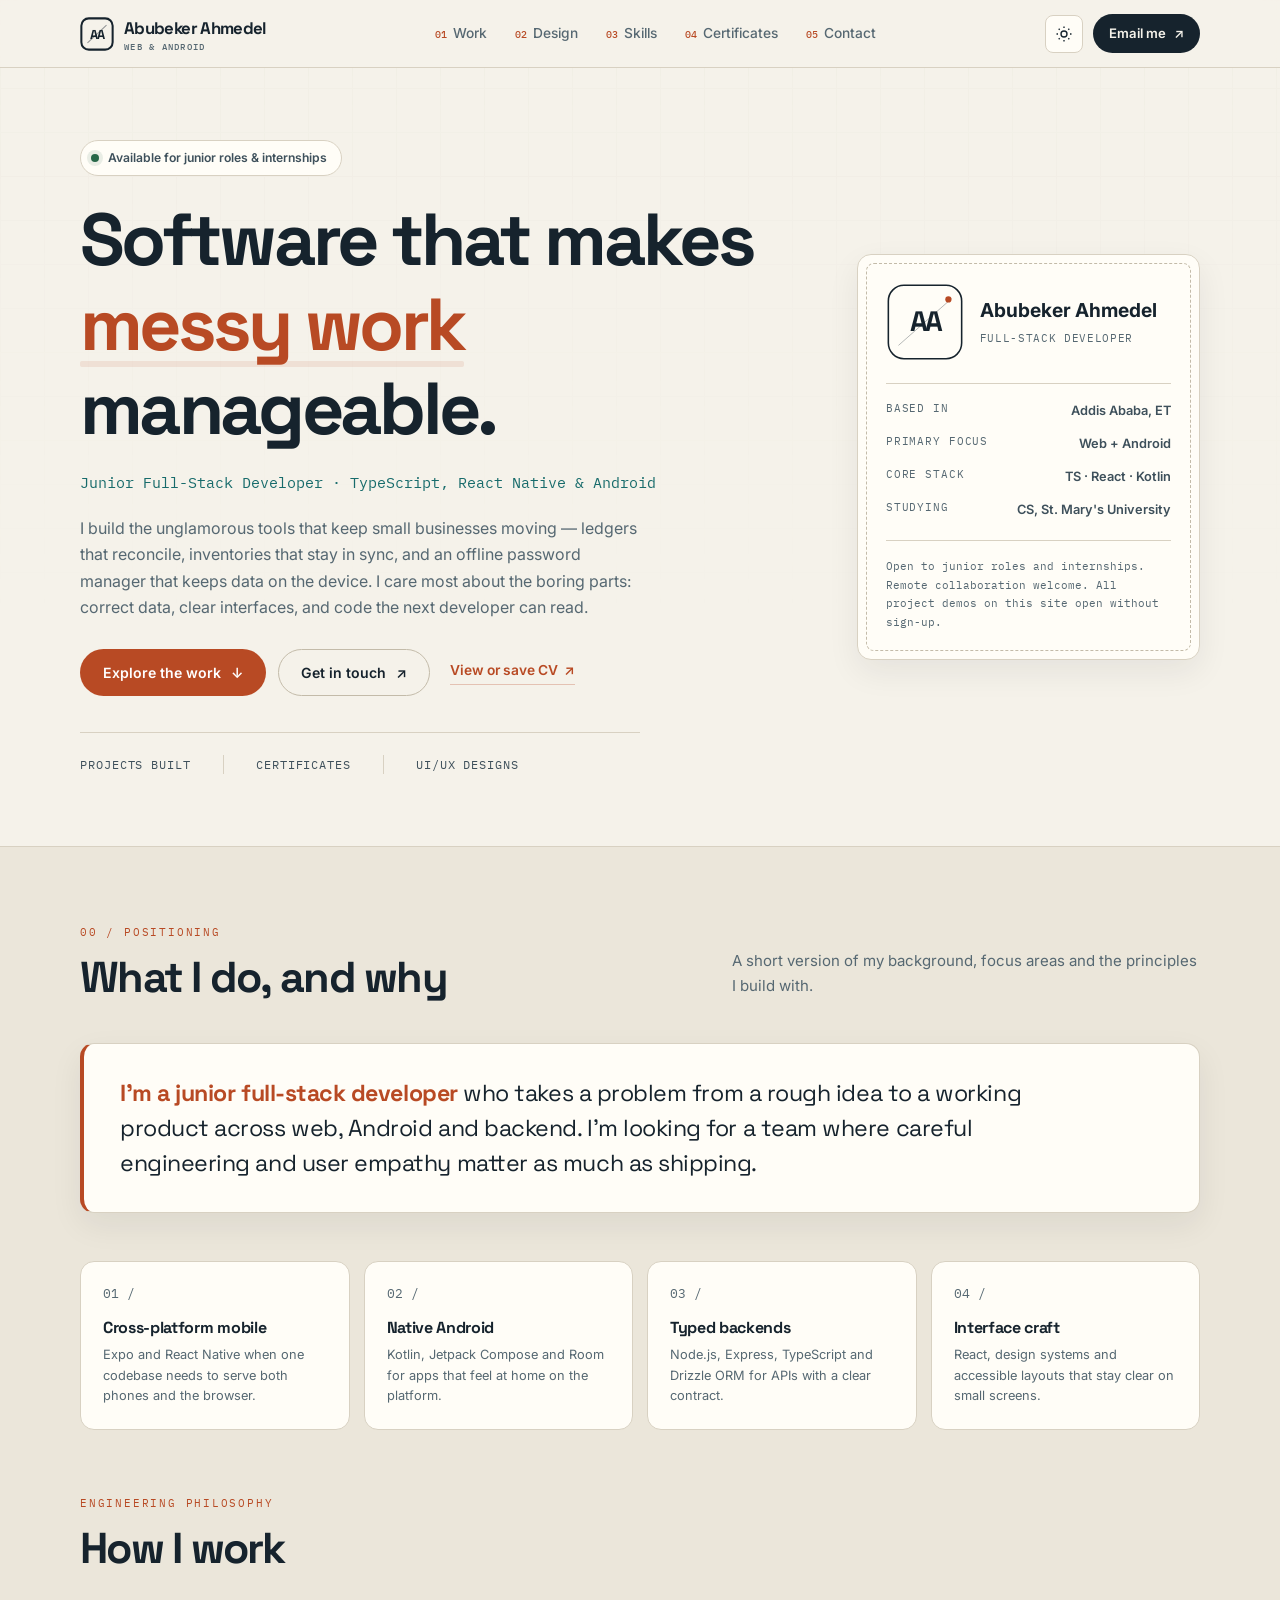
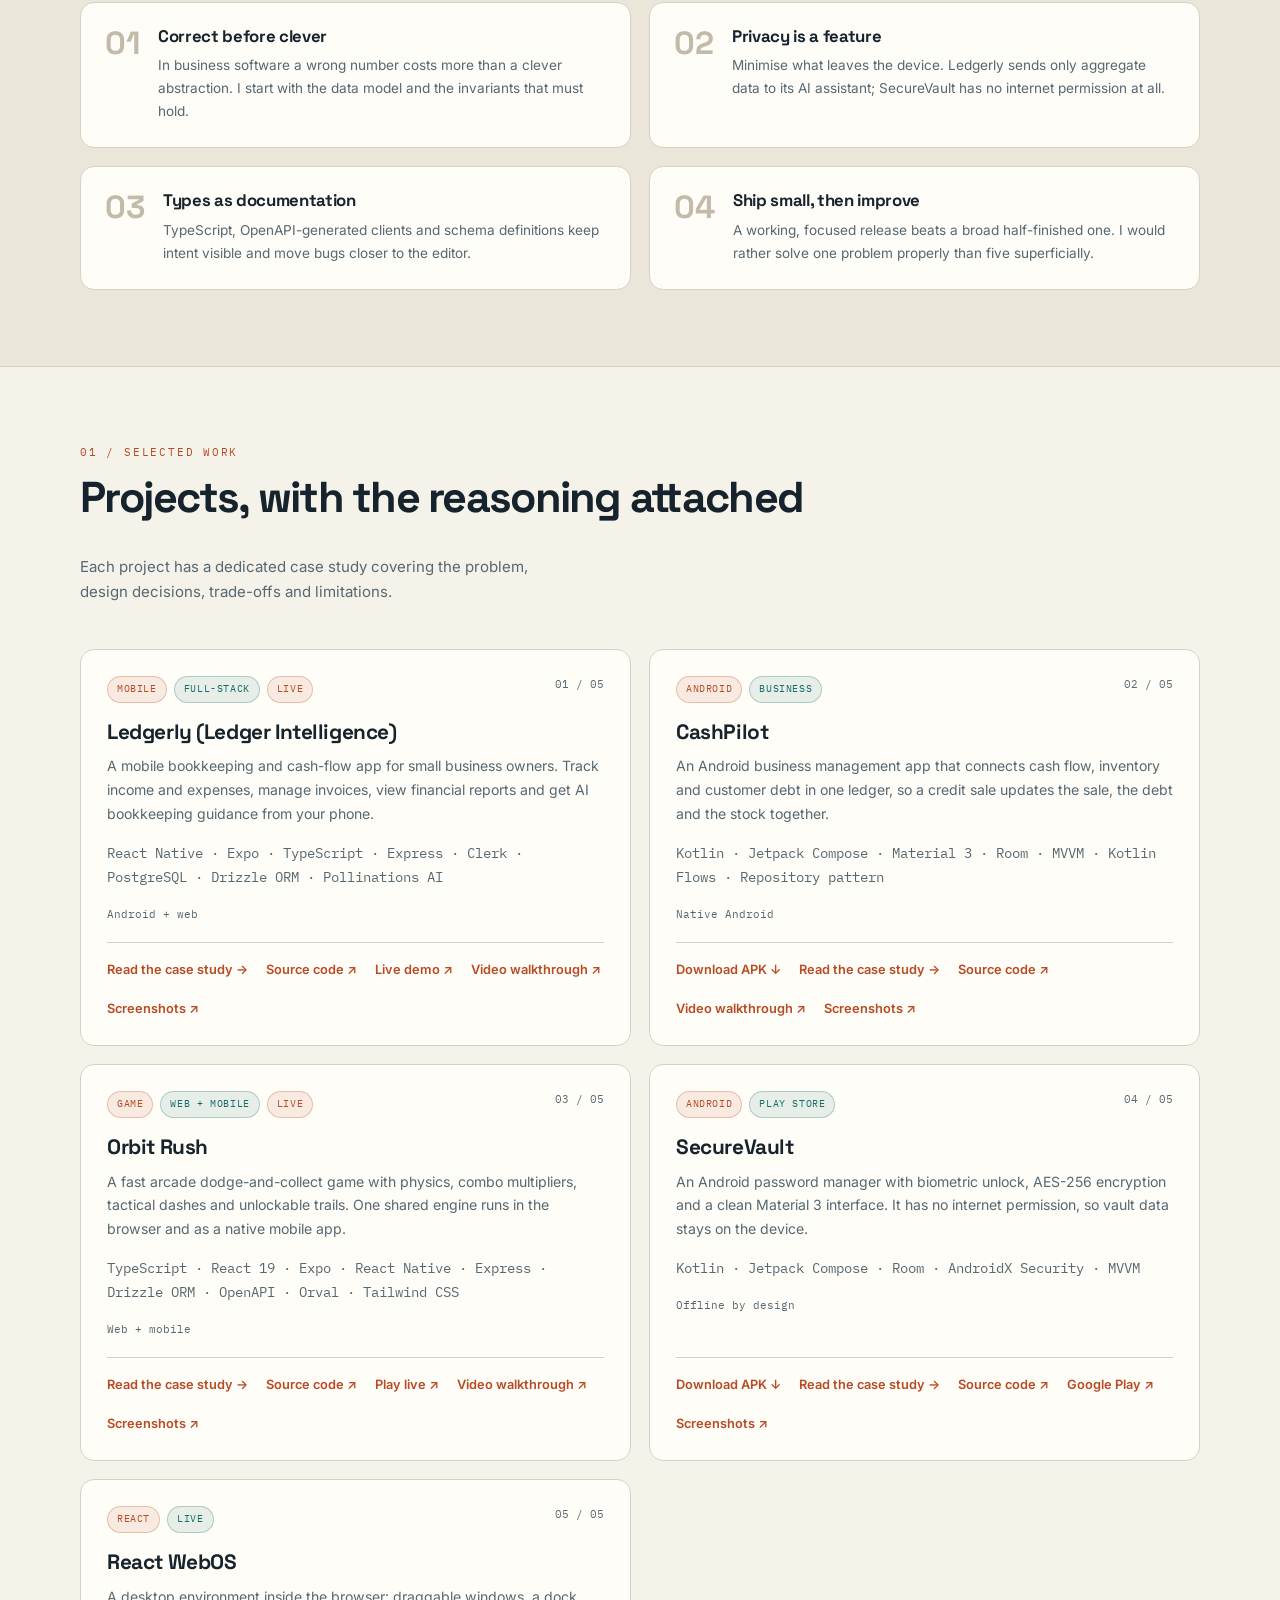
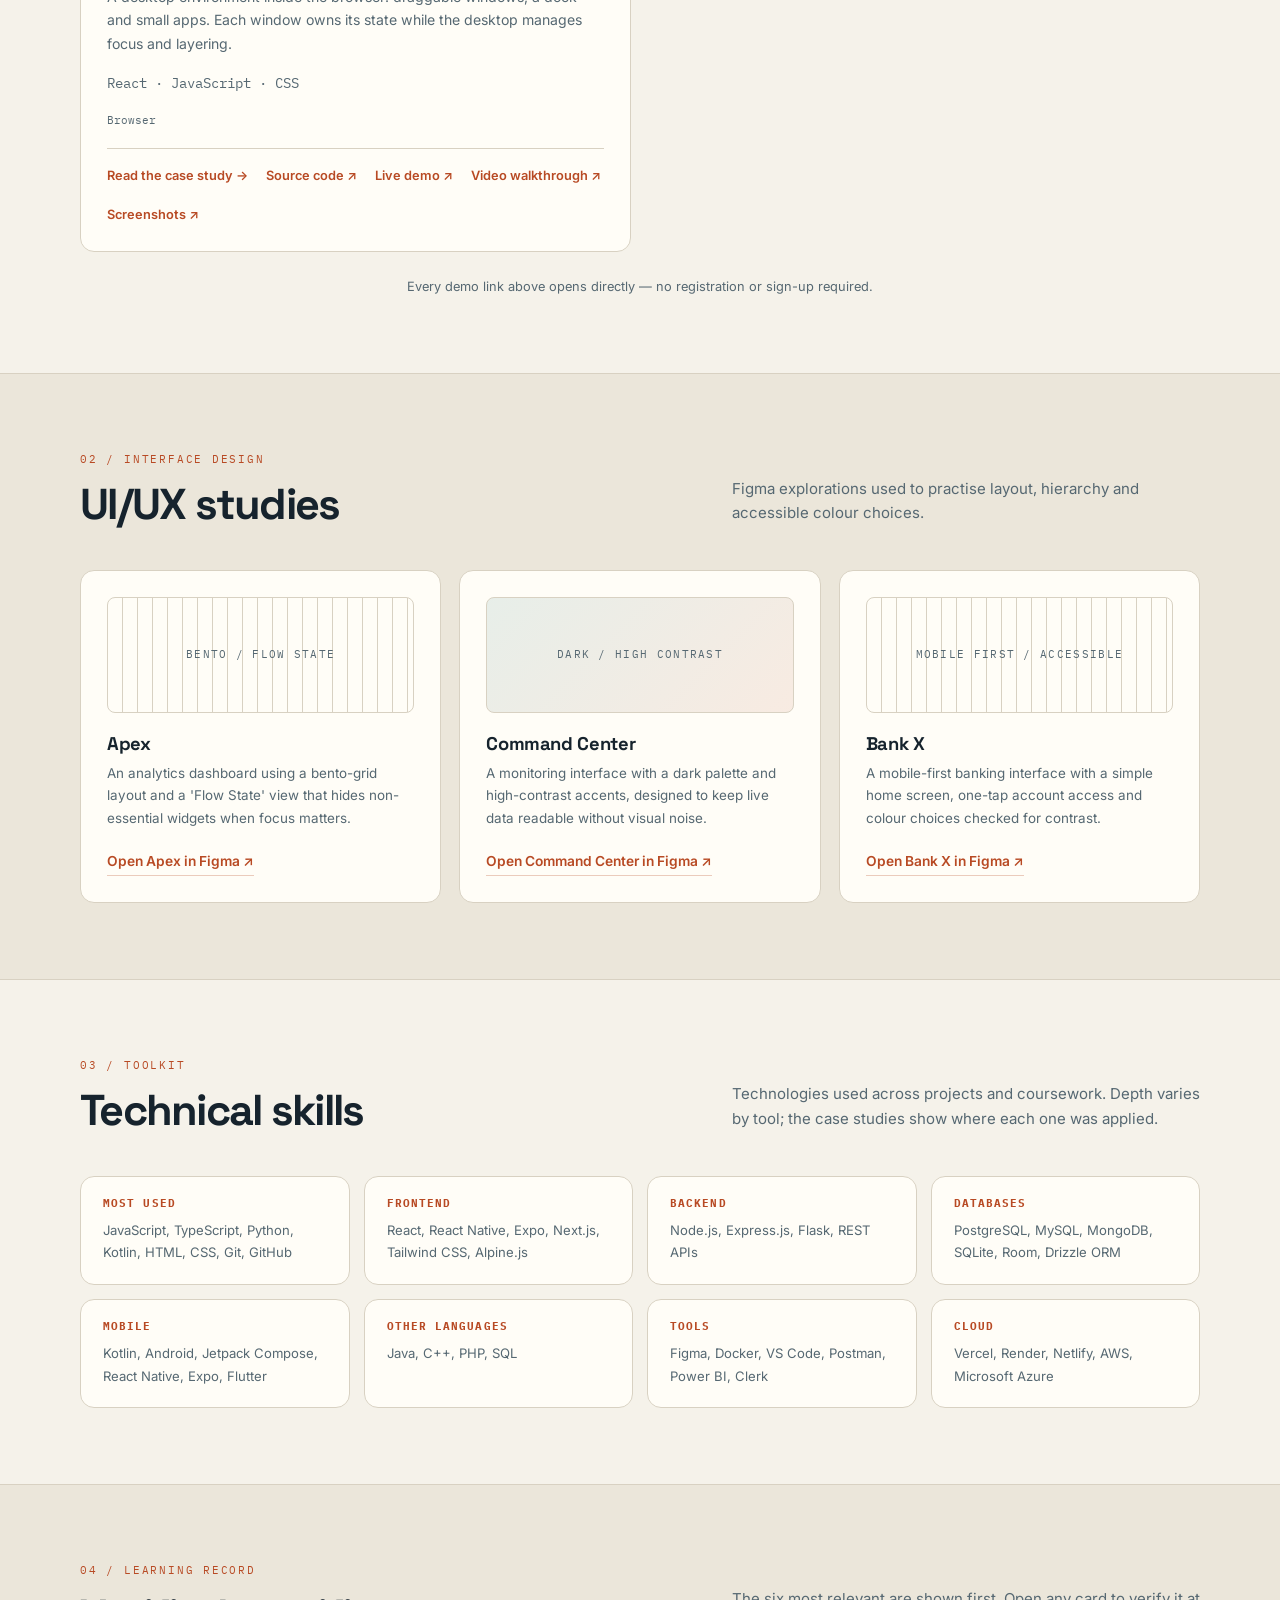
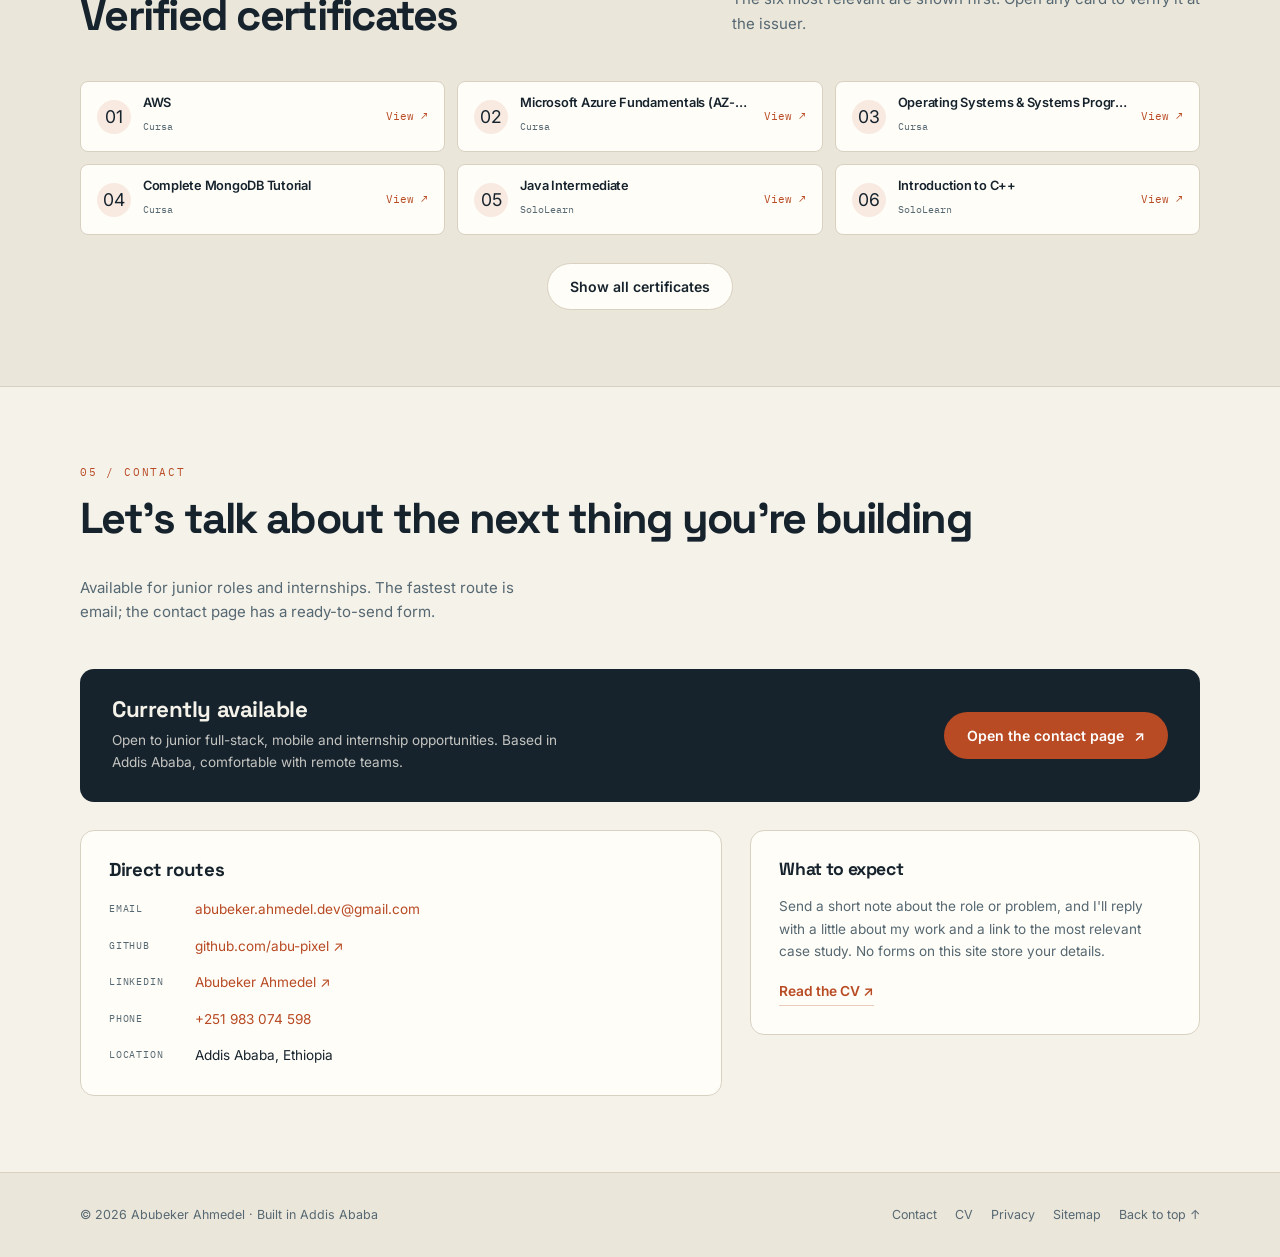
<file: index.html>
<!DOCTYPE html>
<html lang="en">
<head>
  <meta charset="UTF-8">
  <meta name="viewport" content="width=device-width, initial-scale=1.0">
  <title>Abubeker Ahmedel — Full-Stack Developer, Web &amp; Android</title>
  <meta name="description" content="Abubeker Ahmedel is a junior full-stack developer in Addis Ababa building practical web and Android tools with TypeScript, React Native, Kotlin and Node.js. View projects, case studies and CV.">
  <meta name="author" content="Abubeker Ahmedel">
  <meta name="robots" content="index, follow">
  <link rel="canonical" href="https://www.abubeker-ahmedel.com/">
  <meta property="og:type" content="website">
  <meta property="og:site_name" content="Abubeker Ahmedel">
  <meta property="og:url" content="https://www.abubeker-ahmedel.com/">
  <meta property="og:title" content="Abubeker Ahmedel — Full-Stack Developer, Web &amp; Android">
  <meta property="og:description" content="Practical software for everyday work: ledgers, inventories, an offline password manager and games. Explore documented projects.">
  <meta property="og:image" content="https://www.abubeker-ahmedel.com/og-image.png">
  <meta property="og:image:width" content="1200">
  <meta property="og:image:height" content="630">
  <meta property="og:image:alt" content="Abubeker Ahmedel — Full-Stack Developer, Web and Android">
  <meta name="twitter:card" content="summary_large_image">
  <meta name="twitter:title" content="Abubeker Ahmedel — Full-Stack Developer, Web &amp; Android">
  <meta name="twitter:description" content="Practical software for everyday work. Documented projects, case studies and an up-to-date CV.">
  <meta name="twitter:image" content="https://www.abubeker-ahmedel.com/og-image.png">
  <meta name="theme-color" content="#f5f2ea" media="(prefers-color-scheme: light)">
  <meta name="theme-color" content="#0d151d" media="(prefers-color-scheme: dark)">
  <link rel="preconnect" href="https://fonts.googleapis.com">
  <link rel="preconnect" href="https://fonts.gstatic.com" crossorigin>
  <link href="https://fonts.googleapis.com/css2?family=IBM+Plex+Mono:wght@400;500&family=Inter:wght@400;500;600;700&family=Space+Grotesk:wght@500;600;700&display=swap" rel="stylesheet">
  <link rel="stylesheet" href="style.css">
  <link rel="icon" type="image/svg+xml" href="icon-aa-v4.svg?v=aa-v4">
  <link rel="icon" type="image/x-icon" href="icon-aa-v4.ico?v=aa-v4">
  <link rel="shortcut icon" href="icon-aa-v4.ico?v=aa-v4">
  <link rel="icon" type="image/png" sizes="32x32" href="icon-aa-v4-32.png?v=aa-v4">
  <link rel="icon" type="image/png" sizes="16x16" href="icon-aa-v4-16.png?v=aa-v4">
  <link rel="apple-touch-icon" sizes="180x180" href="icon-aa-v4-180.png?v=aa-v4">
  <link rel="manifest" href="site.webmanifest?v=aa-v4">
  <script>
    (function(){try{var t=localStorage.getItem('aa-theme');if(!t){t=window.matchMedia('(prefers-color-scheme: dark)').matches?'dark':'light'}document.documentElement.setAttribute('data-theme',t)}catch(e){}})();
  </script>
  <script type="application/ld+json">
    {"@context":"https://schema.org","@graph":[{"@type":"Person","@id":"https://www.abubeker-ahmedel.com/#person","name":"Abubeker Ahmedel","url":"https://www.abubeker-ahmedel.com/","email":"mailto:abubeker.ahmedel.dev@gmail.com","jobTitle":"Junior Full-Stack Developer","description":"Junior full-stack developer focused on practical web and Android software, typed backends and accessible interfaces.","address":{"@type":"PostalAddress","addressLocality":"Addis Ababa","addressCountry":"ET"},"sameAs":["https://github.com/abu-pixel","https://www.linkedin.com/in/abubeker-ahmedel-074bb3330"],"knowsAbout":["TypeScript","React","React Native","Kotlin","Node.js","PostgreSQL","Android"]},{"@type":"WebSite","@id":"https://www.abubeker-ahmedel.com/#website","url":"https://www.abubeker-ahmedel.com/","name":"Abubeker Ahmedel","inLanguage":"en","publisher":{"@id":"https://www.abubeker-ahmedel.com/#person"}}]}
  </script>
</head>
<body>
  <a class="skip-link" href="#main">Skip to main content</a>

  <header class="site-header">
    <nav class="nav container" aria-label="Main navigation">
      <a class="brand" href="index.html" aria-label="Abubeker Ahmedel — home">
        <svg class="brand-mark" viewBox="0 0 100 100" aria-hidden="true">
          <rect x="4" y="4" width="92" height="92" rx="22" fill="none" stroke="currentColor" stroke-width="6"/>
          <path d="M22 76 78 24" stroke="currentColor" stroke-width="3" opacity=".45"/>
          <text x="50" y="64" text-anchor="middle" font-family="Space Grotesk, sans-serif" font-size="38" font-weight="700" letter-spacing="-4" fill="currentColor">AA</text>
        </svg>
        <span class="brand-text">Abubeker Ahmedel<small>Web &amp; Android</small></span>
      </a>

      <div class="nav-links" id="navLinks">
        <a href="#work"><span class="nav-index" aria-hidden="true">01</span>Work</a>
        <a href="#design"><span class="nav-index" aria-hidden="true">02</span>Design</a>
        <a href="#skills"><span class="nav-index" aria-hidden="true">03</span>Skills</a>
        <a href="#certs"><span class="nav-index" aria-hidden="true">04</span>Certificates</a>
        <a href="#contact"><span class="nav-index" aria-hidden="true">05</span>Contact</a>
      </div>

      <div class="nav-actions">
        <button class="icon-btn" id="themeToggle" type="button" aria-label="Switch to dark theme" aria-pressed="false">
          <svg class="sun" viewBox="0 0 24 24" fill="none" stroke="currentColor" stroke-width="1.8" aria-hidden="true"><circle cx="12" cy="12" r="4"/><path d="M12 2v2M12 20v2M4.9 4.9l1.4 1.4M17.7 17.7l1.4 1.4M2 12h2M20 12h2M4.9 19.1l1.4-1.4M17.7 6.3l1.4-1.4"/></svg>
          <svg class="moon" viewBox="0 0 24 24" fill="none" stroke="currentColor" stroke-width="1.8" aria-hidden="true"><path d="M20 14.5A8.5 8.5 0 0 1 9.5 4a8.5 8.5 0 1 0 10.5 10.5Z"/></svg>
        </button>
        <a class="nav-cta" href="contact.html">Email me <span aria-hidden="true">↗</span></a>
        <button class="icon-btn menu-btn" id="menuBtn" type="button" aria-label="Open navigation menu" aria-expanded="false" aria-controls="navLinks">
          <svg viewBox="0 0 24 24" fill="none" stroke="currentColor" stroke-width="1.8" aria-hidden="true"><path d="M4 7h16M4 12h16M4 17h16"/></svg>
        </button>
      </div>
    </nav>
  </header>

  <main id="main">
    <section class="hero" id="top" aria-labelledby="hero-title">
      <div class="container hero-grid">
        <div>
          <span class="status"><span class="status-dot" aria-hidden="true"></span>Available for junior roles &amp; internships</span>
          <h1 id="hero-title">Software that makes <em>messy work</em> manageable.</h1>
          <p class="hero-role">Junior Full-Stack Developer · TypeScript, React Native &amp; Android</p>
          <p class="hero-intro">I build the unglamorous tools that keep small businesses moving — ledgers that reconcile, inventories that stay in sync, and an offline password manager that keeps data on the device. I care most about the boring parts: correct data, clear interfaces, and code the next developer can read.</p>
          <div class="hero-cta">
            <a class="btn btn-primary" href="#work">Explore the work <span aria-hidden="true">↓</span></a>
            <a class="btn btn-ghost" href="contact.html">Get in touch <span aria-hidden="true">↗</span></a>
            <a class="text-link" href="cv.html">View or save CV <span aria-hidden="true">↗</span></a>
          </div>
          <div class="hero-stats" aria-label="Portfolio at a glance">
            <div class="stat"><span class="stat-label">Projects built</span></div>
            <div class="stat"><span class="stat-label">Certificates</span></div>
            <div class="stat"><span class="stat-label">UI/UX designs</span></div>
          </div>
        </div>

        <aside class="id-card reveal" aria-label="Professional identity card">
          <div class="id-card-top">
            <svg class="monogram" viewBox="0 0 100 100" aria-hidden="true">
              <rect x="3" y="3" width="94" height="94" rx="20" fill="none" stroke="currentColor" stroke-width="2"/>
              <path d="M16 80 84 20" stroke="currentColor" stroke-width="1" opacity=".4"/>
              <text x="50" y="62" text-anchor="middle" font-family="Space Grotesk, sans-serif" font-size="36" font-weight="700" letter-spacing="-4" fill="currentColor">AA</text>
              <circle cx="80" cy="21" r="4" fill="var(--accent)"/>
            </svg>
            <div>
              <p class="id-name">Abubeker Ahmedel</p>
              <p class="id-role">Full-stack developer</p>
            </div>
          </div>
          <dl class="id-list">
            <div class="id-row"><dt>Based in</dt><dd>Addis Ababa, ET</dd></div>
            <div class="id-row"><dt>Primary focus</dt><dd>Web + Android</dd></div>
            <div class="id-row"><dt>Core stack</dt><dd>TS · React · Kotlin</dd></div>
            <div class="id-row"><dt>Studying</dt><dd>CS, St. Mary's University</dd></div>
          </dl>
          <p class="id-note">Open to junior roles and internships. Remote collaboration welcome. All project demos on this site open without sign-up.</p>
        </aside>
      </div>
    </section>

    <section class="section section-alt" id="about" aria-labelledby="about-title">
      <div class="container">
        <div class="section-head reveal">
          <div><span class="section-label">00 / Positioning</span><h2 class="section-title" id="about-title">What I do, and why</h2></div>
          <p class="section-desc">A short version of my background, focus areas and the principles I build with.</p>
        </div>
        <div class="positioning reveal">
          <p><strong>I'm a junior full-stack developer</strong> who takes a problem from a rough idea to a working product across web, Android and backend. I'm looking for a team where careful engineering and user empathy matter as much as shipping.</p>
        </div>
        <div class="focus-grid reveal">
          <article class="focus-item"><p class="focus-num">01 /</p><h3>Cross-platform mobile</h3><p>Expo and React Native when one codebase needs to serve both phones and the browser.</p></article>
          <article class="focus-item"><p class="focus-num">02 /</p><h3>Native Android</h3><p>Kotlin, Jetpack Compose and Room for apps that feel at home on the platform.</p></article>
          <article class="focus-item"><p class="focus-num">03 /</p><h3>Typed backends</h3><p>Node.js, Express, TypeScript and Drizzle ORM for APIs with a clear contract.</p></article>
          <article class="focus-item"><p class="focus-num">04 /</p><h3>Interface craft</h3><p>React, design systems and accessible layouts that stay clear on small screens.</p></article>
        </div>
        <div class="section-head reveal" style="margin-top:64px;margin-bottom:28px">
          <div><span class="section-label">Engineering philosophy</span><h2 class="section-title">How I work</h2></div>
        </div>
        <div class="philosophy-grid reveal">
          <article class="principle"><span class="principle-num">01</span><div><h3>Correct before clever</h3><p>In business software a wrong number costs more than a clever abstraction. I start with the data model and the invariants that must hold.</p></div></article>
          <article class="principle"><span class="principle-num">02</span><div><h3>Privacy is a feature</h3><p>Minimise what leaves the device. Ledgerly sends only aggregate data to its AI assistant; SecureVault has no internet permission at all.</p></div></article>
          <article class="principle"><span class="principle-num">03</span><div><h3>Types as documentation</h3><p>TypeScript, OpenAPI-generated clients and schema definitions keep intent visible and move bugs closer to the editor.</p></div></article>
          <article class="principle"><span class="principle-num">04</span><div><h3>Ship small, then improve</h3><p>A working, focused release beats a broad half-finished one. I would rather solve one problem properly than five superficially.</p></div></article>
        </div>
      </div>
    </section>

    <section class="section" id="work" aria-labelledby="work-title">
      <div class="container">
        <div class="section-head reveal">
          <div><span class="section-label">01 / Selected work</span><h2 class="section-title" id="work-title">Projects, with the reasoning attached</h2></div>
          <p class="section-desc">Each project has a dedicated case study covering the problem, design decisions, trade-offs and limitations.</p>
        </div>

        <div class="projects-grid">
          <article class="project-card reveal">
            <div class="card-top"><div class="tags"><span class="tag">Mobile</span><span class="tag teal">Full-stack</span><span class="tag">Live</span></div><span class="card-index">01 / 05</span></div>
            <h3>Ledgerly (Ledger Intelligence)</h3>
            <p>A mobile bookkeeping and cash-flow app for small business owners. Track income and expenses, manage invoices, view financial reports and get AI bookkeeping guidance from your phone.</p>
            <p class="tech-line">React Native · Expo · TypeScript · Express · Clerk · PostgreSQL · Drizzle ORM · Pollinations AI</p>
            <div class="card-meta"><span>Android + web</span></div>
            <div class="card-links">
              <a href="case-studies/ledgerly.html">Read the case study <span aria-hidden="true">→</span></a>
              <a href="https://github.com/abu-pixel/Ledger-Intelligence" target="_blank" rel="noopener noreferrer">Source code ↗</a>
              <a href="https://ledger-intelligence-sigma.vercel.app" target="_blank" rel="noopener noreferrer">Live demo ↗</a>
              <a href="https://youtu.be/7ueqzAuqxAo?si=ta64dsR9jyBRuAHV" target="_blank" rel="noopener noreferrer">Video walkthrough ↗</a>
              <a href="case-studies/ledgerly.html#s9">Screenshots ↗</a>
            </div>
          </article>

          <article class="project-card reveal">
            <div class="card-top"><div class="tags"><span class="tag">Android</span><span class="tag teal">Business</span></div><span class="card-index">02 / 05</span></div>
            <h3>CashPilot</h3>
            <p>An Android business management app that connects cash flow, inventory and customer debt in one ledger, so a credit sale updates the sale, the debt and the stock together.</p>
            <p class="tech-line">Kotlin · Jetpack Compose · Material 3 · Room · MVVM · Kotlin Flows · Repository pattern</p>
            <div class="card-meta"><span>Native Android</span></div>
            <div class="card-links">
              <a href="CashPilot.apk" download="CashPilot.apk">Download APK ↓</a>
              <a href="case-studies/cashpilot.html">Read the case study <span aria-hidden="true">→</span></a>
              <a href="https://github.com/abu-pixel/CashPilot" target="_blank" rel="noopener noreferrer">Source code ↗</a>
              <a href="https://youtube.com/shorts/o6mfcSO4YlA?si=r8xiOW5oT7iA7HXM" target="_blank" rel="noopener noreferrer">Video walkthrough ↗</a>
              <a href="case-studies/cashpilot.html#s9">Screenshots ↗</a>
            </div>
          </article>

          <article class="project-card reveal">
            <div class="card-top"><div class="tags"><span class="tag">Game</span><span class="tag teal">Web + mobile</span><span class="tag">Live</span></div><span class="card-index">03 / 05</span></div>
            <h3>Orbit Rush</h3>
            <p>A fast arcade dodge-and-collect game with physics, combo multipliers, tactical dashes and unlockable trails. One shared engine runs in the browser and as a native mobile app.</p>
            <p class="tech-line">TypeScript · React 19 · Expo · React Native · Express · Drizzle ORM · OpenAPI · Orval · Tailwind CSS</p>
            <div class="card-meta"><span>Web + mobile</span></div>
            <div class="card-links">
              <a href="case-studies/orbit-rush.html">Read the case study <span aria-hidden="true">→</span></a>
              <a href="https://github.com/abu-pixel/orbit-rush" target="_blank" rel="noopener noreferrer">Source code ↗</a>
              <a href="https://orbit-rush-fawn.vercel.app" target="_blank" rel="noopener noreferrer">Play live ↗</a>
              <a href="https://youtu.be/NBgX52RqQgE?si=98LueQsNh9yoIZMu" target="_blank" rel="noopener noreferrer">Video walkthrough ↗</a>
              <a href="case-studies/orbit-rush.html#s9">Screenshots ↗</a>
            </div>
          </article>

          <article class="project-card reveal">
            <div class="card-top"><div class="tags"><span class="tag">Android</span><span class="tag teal">Play Store</span></div><span class="card-index">04 / 05</span></div>
            <h3>SecureVault</h3>
            <p>An Android password manager with biometric unlock, AES-256 encryption and a clean Material 3 interface. It has no internet permission, so vault data stays on the device.</p>
            <p class="tech-line">Kotlin · Jetpack Compose · Room · AndroidX Security · MVVM</p>
            <div class="card-meta"><span>Offline by design</span></div>
            <div class="card-links">
              <a href="SecureVault%20Elite.apk" download="SecureVault Elite.apk">Download APK ↓</a>
              <a href="case-studies/securevault.html">Read the case study <span aria-hidden="true">→</span></a>
              <a href="https://github.com/abu-pixel/SecureVault" target="_blank" rel="noopener noreferrer">Source code ↗</a>
              <a href="https://play.google.com/store/apps/details?id=com.Abubeker.securevault" target="_blank" rel="noopener noreferrer">Google Play ↗</a>
              <a href="case-studies/securevault.html#s9">Screenshots ↗</a>
            </div>
          </article>

          <article class="project-card reveal">
            <div class="card-top"><div class="tags"><span class="tag">React</span><span class="tag teal">Live</span></div><span class="card-index">05 / 05</span></div>
            <h3>React WebOS</h3>
            <p>A desktop environment inside the browser: draggable windows, a dock and small apps. Each window owns its state while the desktop manages focus and layering.</p>
            <p class="tech-line">React · JavaScript · CSS</p>
            <div class="card-meta"><span>Browser</span></div>
            <div class="card-links">
              <a href="case-studies/react-webos.html">Read the case study <span aria-hidden="true">→</span></a>
              <a href="https://github.com/abu-pixel/react-webos" target="_blank" rel="noopener noreferrer">Source code ↗</a>
              <a href="https://react-webos-seven.vercel.app/" target="_blank" rel="noopener noreferrer">Live demo ↗</a>
              <a href="https://youtu.be/tMx1fyPj7pE?si=iA0UwA_7cU33nP9C" target="_blank" rel="noopener noreferrer">Video walkthrough ↗</a>
              <a href="case-studies/react-webos.html#s9">Screenshots ↗</a>
            </div>
          </article>

        </div>
        <p class="demo-note">Every demo link above opens directly — no registration or sign-up required.</p>
      </div>
    </section>

    <section class="section section-alt" id="design" aria-labelledby="design-title">
      <div class="container">
        <div class="section-head reveal">
          <div><span class="section-label">02 / Interface design</span><h2 class="section-title" id="design-title">UI/UX studies</h2></div>
          <p class="section-desc">Figma explorations used to practise layout, hierarchy and accessible colour choices.</p>
        </div>
        <div class="design-grid">
          <article class="design-card reveal">
            <div class="design-visual bars" aria-hidden="true">Bento / Flow State</div>
            <h3>Apex</h3>
            <p>An analytics dashboard using a bento-grid layout and a 'Flow State' view that hides non-essential widgets when focus matters.</p>
            <a class="text-link" href="https://www.figma.com/design/DGtbUMxYyKmLAZXpctfDSf/apex" target="_blank" rel="noopener noreferrer">Open Apex in Figma ↗</a>
          </article>
          <article class="design-card reveal">
            <div class="design-visual" aria-hidden="true">Dark / High contrast</div>
            <h3>Command Center</h3>
            <p>A monitoring interface with a dark palette and high-contrast accents, designed to keep live data readable without visual noise.</p>
            <a class="text-link" href="https://www.figma.com/community/file/1669386111745948394" target="_blank" rel="noopener noreferrer">Open Command Center in Figma ↗</a>
          </article>
          <article class="design-card reveal">
            <div class="design-visual bars" aria-hidden="true">Mobile first / Accessible</div>
            <h3>Bank X</h3>
            <p>A mobile-first banking interface with a simple home screen, one-tap account access and colour choices checked for contrast.</p>
            <a class="text-link" href="https://www.figma.com/community/file/1670026652842109163" target="_blank" rel="noopener noreferrer">Open Bank X in Figma ↗</a>
          </article>
        </div>
      </div>
    </section>

    <section class="section" id="skills" aria-labelledby="skills-title">
      <div class="container">
        <div class="section-head reveal">
          <div><span class="section-label">03 / Toolkit</span><h2 class="section-title" id="skills-title">Technical skills</h2></div>
          <p class="section-desc">Technologies used across projects and coursework. Depth varies by tool; the case studies show where each one was applied.</p>
        </div>
        <div class="skills-grid reveal">
          <article class="skill"><h3>Most used</h3><p>JavaScript, TypeScript, Python, Kotlin, HTML, CSS, Git, GitHub</p></article>
          <article class="skill"><h3>Frontend</h3><p>React, React Native, Expo, Next.js, Tailwind CSS, Alpine.js</p></article>
          <article class="skill"><h3>Backend</h3><p>Node.js, Express.js, Flask, REST APIs</p></article>
          <article class="skill"><h3>Databases</h3><p>PostgreSQL, MySQL, MongoDB, SQLite, Room, Drizzle ORM</p></article>
          <article class="skill"><h3>Mobile</h3><p>Kotlin, Android, Jetpack Compose, React Native, Expo, Flutter</p></article>
          <article class="skill"><h3>Other languages</h3><p>Java, C++, PHP, SQL</p></article>
          <article class="skill"><h3>Tools</h3><p>Figma, Docker, VS Code, Postman, Power BI, Clerk</p></article>
          <article class="skill"><h3>Cloud</h3><p>Vercel, Render, Netlify, AWS, Microsoft Azure</p></article>
        </div>
      </div>
    </section>

    <section class="section section-alt" id="certs" aria-labelledby="certs-title">
      <div class="container">
        <div class="section-head reveal">
          <div><span class="section-label">04 / Learning record</span><h2 class="section-title" id="certs-title">Verified certificates</h2></div>
          <p class="section-desc">The six most relevant are shown first. Open any card to verify it at the issuer.</p>
        </div>
        <div class="certs-grid" id="certsGrid" aria-live="polite" aria-busy="true">
          <div class="skeleton-card" aria-hidden="true"></div>
          <div class="skeleton-card" aria-hidden="true"></div>
          <div class="skeleton-card" aria-hidden="true"></div>
          <div class="skeleton-card" aria-hidden="true"></div>
          <div class="skeleton-card" aria-hidden="true"></div>
          <div class="skeleton-card" aria-hidden="true"></div>
        </div>
        <noscript>
          <div class="state-box" style="margin-top:16px"><strong>Certificates need JavaScript</strong><p>Every certificate can be verified on Cursa or SoloLearn. Email me for the full list.</p><a class="text-link" href="contact.html">Ask for the full list ↗</a></div>
        </noscript>
        <div class="certs-more"><button class="btn btn-quiet" id="certsToggle" type="button" aria-expanded="false" aria-controls="certsGrid">Show all certificates</button></div>
      </div>
    </section>

    <section class="section" id="contact" aria-labelledby="contact-title">
      <div class="container">
        <div class="section-head reveal">
          <div><span class="section-label">05 / Contact</span><h2 class="section-title" id="contact-title">Let's talk about the next thing you're building</h2></div>
          <p class="section-desc">Available for junior roles and internships. The fastest route is email; the contact page has a ready-to-send form.</p>
        </div>
        <div class="availability reveal">
          <div>
            <h2>Currently available</h2>
            <p>Open to junior full-stack, mobile and internship opportunities. Based in Addis Ababa, comfortable with remote teams.</p>
          </div>
          <a class="btn" href="contact.html">Open the contact page <span aria-hidden="true">↗</span></a>
        </div>
        <div class="contact-layout">
          <div class="contact-panel reveal">
            <h3 style="margin-bottom:18px">Direct routes</h3>
            <div class="contact-list">
              <div class="contact-row"><span>Email</span><a href="mailto:abubeker.ahmedel.dev@gmail.com">abubeker.ahmedel.dev@gmail.com</a></div>
              <div class="contact-row"><span>GitHub</span><a href="https://github.com/abu-pixel" target="_blank" rel="noopener noreferrer">github.com/abu-pixel ↗</a></div>
              <div class="contact-row"><span>LinkedIn</span><a href="https://www.linkedin.com/in/abubeker-ahmedel-074bb3330" target="_blank" rel="noopener noreferrer">Abubeker Ahmedel ↗</a></div>
              <div class="contact-row"><span>Phone</span><a href="tel:+251983074598">+251 983 074 598</a></div>
              <div class="contact-row"><span>Location</span><span>Addis Ababa, Ethiopia</span></div>
            </div>
          </div>
          <aside class="aside-panel reveal">
            <h3>What to expect</h3>
            <p style="font-size:.85rem;color:var(--muted)">Send a short note about the role or problem, and I'll reply with a little about my work and a link to the most relevant case study. No forms on this site store your details.</p>
            <a class="text-link" style="margin-top:18px" href="cv.html">Read the CV ↗</a>
          </aside>
        </div>
      </div>
    </section>
  </main>

  <footer class="footer">
    <div class="container footer-inner">
      <p>© <span data-year>2026</span> Abubeker Ahmedel · Built in Addis Ababa</p>
      <div class="footer-links">
        <a href="contact.html">Contact</a>
        <a href="cv.html">CV</a>
        <a href="privacy.html">Privacy</a>
        <a href="sitemap.xml">Sitemap</a>
        <a href="#top">Back to top ↑</a>
      </div>
    </div>
  </footer>

  <script src="script.js" defer></script>
</body>
</html>
</file>
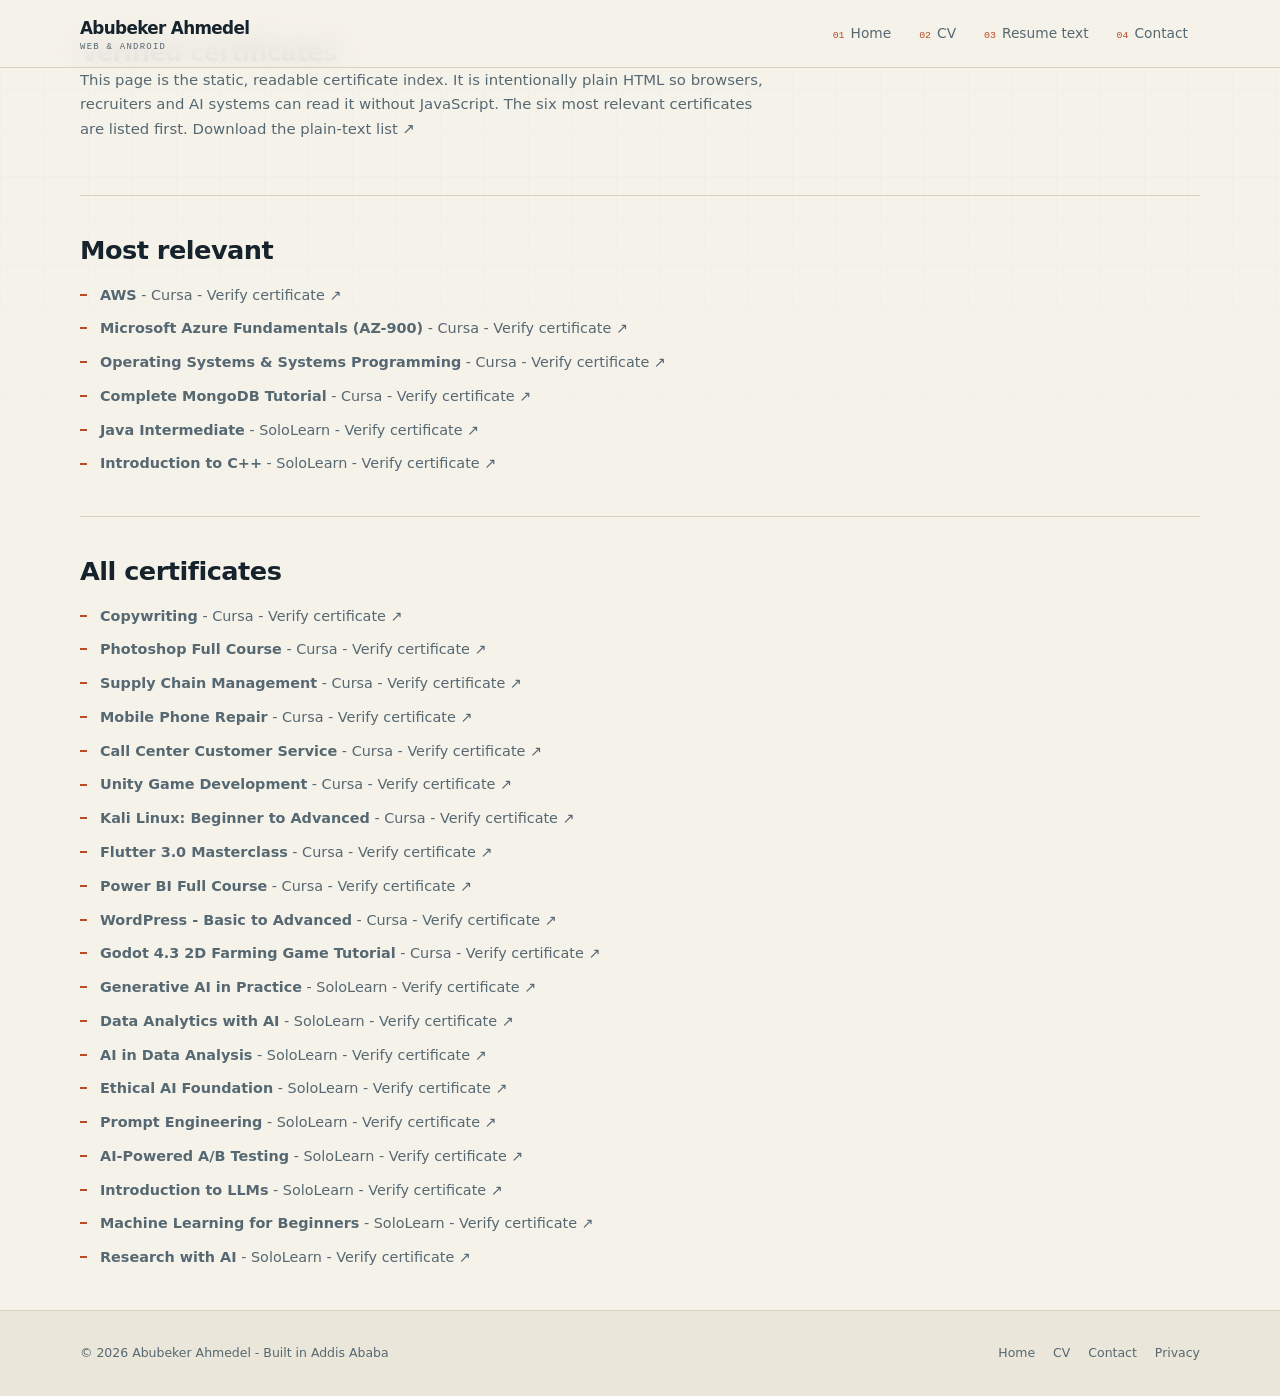
<file: certificates.html>
<!DOCTYPE html>
<html lang="en">
<head>
  <meta charset="UTF-8">
  <meta name="viewport" content="width=device-width, initial-scale=1.0">
  <title>Verified Certificates - Abubeker Ahmedel</title>
  <meta name="description" content="Static, readable index of all verified certificates earned by Abubeker Ahmedel, with links to Cursa and SoloLearn verification pages.">
  <meta name="robots" content="index, follow">
  <link rel="canonical" href="https://www.abubeker-ahmedel.com/certificates.html">
  <meta property="og:type" content="website">
  <meta property="og:url" content="https://www.abubeker-ahmedel.com/certificates.html">
  <meta property="og:title" content="Verified Certificates - Abubeker Ahmedel">
  <meta property="og:description" content="All verified certificates with issuer links, available as static HTML and plain text.">
  <meta property="og:image" content="https://www.abubeker-ahmedel.com/og-image.png">
  <meta name="twitter:card" content="summary">
  <meta name="theme-color" content="#f5f2ea" media="(prefers-color-scheme: light)">
  <meta name="theme-color" content="#0d151d" media="(prefers-color-scheme: dark)">
  <link rel="stylesheet" href="style.css">
  <link rel="icon" type="image/svg+xml" href="icon-aa-v4.svg?v=aa-v4">
  <link rel="icon" type="image/x-icon" href="icon-aa-v4.ico?v=aa-v4">
  <link rel="shortcut icon" href="icon-aa-v4.ico?v=aa-v4">
  <link rel="apple-touch-icon" sizes="180x180" href="icon-aa-v4-180.png?v=aa-v4">
  <link rel="manifest" href="site.webmanifest?v=aa-v4">
  <script>
    (function(){try{var t=localStorage.getItem('aa-theme');if(!t){t=window.matchMedia('(prefers-color-scheme: dark)').matches?'dark':'light'}document.documentElement.setAttribute('data-theme',t)}catch(e){}})();
  </script>
  <script type="application/ld+json">
    {"@context":"https://schema.org","@type":"ItemList","name":"Verified certificates of Abubeker Ahmedel","url":"https://www.abubeker-ahmedel.com/certificates.html","itemListElement":[{"@type":"ListItem","position":1,"name":"AWS"},{"@type":"ListItem","position":2,"name":"Microsoft Azure Fundamentals (AZ-900)"},{"@type":"ListItem","position":3,"name":"Operating Systems & Systems Programming"},{"@type":"ListItem","position":4,"name":"Complete MongoDB Tutorial"},{"@type":"ListItem","position":5,"name":"Java Intermediate"},{"@type":"ListItem","position":6,"name":"Introduction to C++"}]}
  </script>
</head>
<body>
  <a class="skip-link" href="#main">Skip to certificates</a>

  <header class="site-header no-print">
    <nav class="nav container" aria-label="Main navigation">
      <a class="brand" href="index.html" aria-label="Abubeker Ahmedel - home">
        <span class="brand-text">Abubeker Ahmedel<small>Web &amp; Android</small></span>
      </a>
      <div class="nav-links">
        <a href="index.html"><span class="nav-index" aria-hidden="true">01</span>Home</a>
        <a href="cv.html"><span class="nav-index" aria-hidden="true">02</span>CV</a>
        <a href="resume.txt"><span class="nav-index" aria-hidden="true">03</span>Resume text</a>
        <a href="contact.html"><span class="nav-index" aria-hidden="true">04</span>Contact</a>
      </div>
    </nav>
  </header>

  <main id="main" class="container">
    <section class="case-section" aria-labelledby="cert-title">
      <h1 id="cert-title">Verified certificates</h1>
      <p>This page is the static, readable certificate index. It is intentionally plain HTML so browsers, recruiters and AI systems can read it without JavaScript. The six most relevant certificates are listed first. <a href="certificates.txt">Download the plain-text list ↗</a></p>
    </section>

    <section class="case-section" aria-labelledby="cert-relevant">
      <h2 id="cert-relevant">Most relevant</h2>
      <ul>
        <li><strong>AWS</strong> - Cursa - <a href="https://cursa.app/en/my-certificate/certe43332a6f12d57506a9f131f3af1b230" target="_blank" rel="noopener noreferrer">Verify certificate ↗</a></li>
        <li><strong>Microsoft Azure Fundamentals (AZ-900)</strong> - Cursa - <a href="https://cursa.app/en/my-certificate/cert8c2d5a089b684789426fbd6758d75f69" target="_blank" rel="noopener noreferrer">Verify certificate ↗</a></li>
        <li><strong>Operating Systems &amp; Systems Programming</strong> - Cursa - <a href="https://cursa.app/en/my-certificate/certaf68eb6d5d9cf0aeacbb709c04f9dfd7" target="_blank" rel="noopener noreferrer">Verify certificate ↗</a></li>
        <li><strong>Complete MongoDB Tutorial</strong> - Cursa - <a href="https://cursa.app/en/my-certificate/certf2025318a03c36686bf1e00ea306ef64" target="_blank" rel="noopener noreferrer">Verify certificate ↗</a></li>
        <li><strong>Java Intermediate</strong> - SoloLearn - <a href="https://api2.sololearn.com/v2/certificates/CC-KSZLZ65W/image/png?t=639159123981254640" target="_blank" rel="noopener noreferrer">Verify certificate ↗</a></li>
        <li><strong>Introduction to C++</strong> - SoloLearn - <a href="https://api2.sololearn.com/v2/certificates/CC-WTJJGRZU/image/png?t=639159148717828710" target="_blank" rel="noopener noreferrer">Verify certificate ↗</a></li>
      </ul>
    </section>

    <section class="case-section" aria-labelledby="cert-all">
      <h2 id="cert-all">All certificates</h2>
      <ul>
        <li><strong>Copywriting</strong> - Cursa - <a href="https://cursa.app/en/my-certificate/certefeeefe951bce78c94859578e62c4cb3" target="_blank" rel="noopener noreferrer">Verify certificate ↗</a></li>
        <li><strong>Photoshop Full Course</strong> - Cursa - <a href="https://cursa.app/en/my-certificate/certbf9567add0eaa86be3ae54aaf81dead3" target="_blank" rel="noopener noreferrer">Verify certificate ↗</a></li>
        <li><strong>Supply Chain Management</strong> - Cursa - <a href="https://cursa.app/en/my-certificate/cert290aca559204b8995f417b70fd9079a9" target="_blank" rel="noopener noreferrer">Verify certificate ↗</a></li>
        <li><strong>Mobile Phone Repair</strong> - Cursa - <a href="https://cursa.app/en/my-certificate/certeb2cc46da0e410dba727b216ff78c374" target="_blank" rel="noopener noreferrer">Verify certificate ↗</a></li>
        <li><strong>Call Center Customer Service</strong> - Cursa - <a href="https://cursa.app/en/my-certificate/certed5b2308cc192a3ea753ccca2f14e86e" target="_blank" rel="noopener noreferrer">Verify certificate ↗</a></li>
        <li><strong>Unity Game Development</strong> - Cursa - <a href="https://cursa.app/en/my-certificate/cert4c0a5c059bd75e3a37617fff037a07b0" target="_blank" rel="noopener noreferrer">Verify certificate ↗</a></li>
        <li><strong>Kali Linux: Beginner to Advanced</strong> - Cursa - <a href="https://cursa.app/en/my-certificate/cert71db20d6e85cb30af13f1ad3dc30a448" target="_blank" rel="noopener noreferrer">Verify certificate ↗</a></li>
        <li><strong>Flutter 3.0 Masterclass</strong> - Cursa - <a href="https://cursa.app/en/my-certificate/certe75fed4945204774605a81dc7be49985" target="_blank" rel="noopener noreferrer">Verify certificate ↗</a></li>
        <li><strong>Power BI Full Course</strong> - Cursa - <a href="https://cursa.app/en/my-certificate/certbcde8658314a742325e78ea71b60c402" target="_blank" rel="noopener noreferrer">Verify certificate ↗</a></li>
        <li><strong>WordPress - Basic to Advanced</strong> - Cursa - <a href="https://cursa.app/en/my-certificate/cert0b1807bdd39eb411b8cf966040dc1f8b" target="_blank" rel="noopener noreferrer">Verify certificate ↗</a></li>
        <li><strong>Godot 4.3 2D Farming Game Tutorial</strong> - Cursa - <a href="https://cursa.app/en/my-certificate/cert690d60fbdcce9083938d1a3534038f46" target="_blank" rel="noopener noreferrer">Verify certificate ↗</a></li>
        <li><strong>Generative AI in Practice</strong> - SoloLearn - <a href="https://api2.sololearn.com/v2/certificates/CC-VSIHCWNE/image/png?t=638857558880578750" target="_blank" rel="noopener noreferrer">Verify certificate ↗</a></li>
        <li><strong>Data Analytics with AI</strong> - SoloLearn - <a href="https://api2.sololearn.com/v2/certificates/CC-LLJ09CPB/image/png?t=638857607290247740" target="_blank" rel="noopener noreferrer">Verify certificate ↗</a></li>
        <li><strong>AI in Data Analysis</strong> - SoloLearn - <a href="https://api2.sololearn.com/v2/certificates/CC-VMY8WJIU/image/png?t=638859235383502650" target="_blank" rel="noopener noreferrer">Verify certificate ↗</a></li>
        <li><strong>Ethical AI Foundation</strong> - SoloLearn - <a href="https://api2.sololearn.com/v2/certificates/CC-X37FRQOK/image/png?t=638875139147878210" target="_blank" rel="noopener noreferrer">Verify certificate ↗</a></li>
        <li><strong>Prompt Engineering</strong> - SoloLearn - <a href="https://api2.sololearn.com/v2/certificates/CC-YPJABPLK/image/png?t=638884669206338610" target="_blank" rel="noopener noreferrer">Verify certificate ↗</a></li>
        <li><strong>AI-Powered A/B Testing</strong> - SoloLearn - <a href="https://api2.sololearn.com/v2/certificates/CC-I12MVX8I/image/png?t=638885402776124520" target="_blank" rel="noopener noreferrer">Verify certificate ↗</a></li>
        <li><strong>Introduction to LLMs</strong> - SoloLearn - <a href="https://api2.sololearn.com/v2/certificates/CC-WSTEK300/image/png?t=638886856120284580" target="_blank" rel="noopener noreferrer">Verify certificate ↗</a></li>
        <li><strong>Machine Learning for Beginners</strong> - SoloLearn - <a href="https://api2.sololearn.com/v2/certificates/CC-SUAUAFME/image/png?t=638888644299273520" target="_blank" rel="noopener noreferrer">Verify certificate ↗</a></li>
        <li><strong>Research with AI</strong> - SoloLearn - <a href="https://api2.sololearn.com/v2/certificates/CC-DJOX2I8T/image/png?t=638891228138220140" target="_blank" rel="noopener noreferrer">Verify certificate ↗</a></li>
      </ul>
    </section>
  </main>

  <footer class="footer no-print">
    <div class="container footer-inner">
      <p>&copy; <span data-year>2026</span> Abubeker Ahmedel - Built in Addis Ababa</p>
      <div class="footer-links">
        <a href="index.html">Home</a>
        <a href="cv.html">CV</a>
        <a href="contact.html">Contact</a>
        <a href="privacy.html">Privacy</a>
      </div>
    </div>
  </footer>

  <script src="script.js" defer></script>
</body>
</html>
</file>
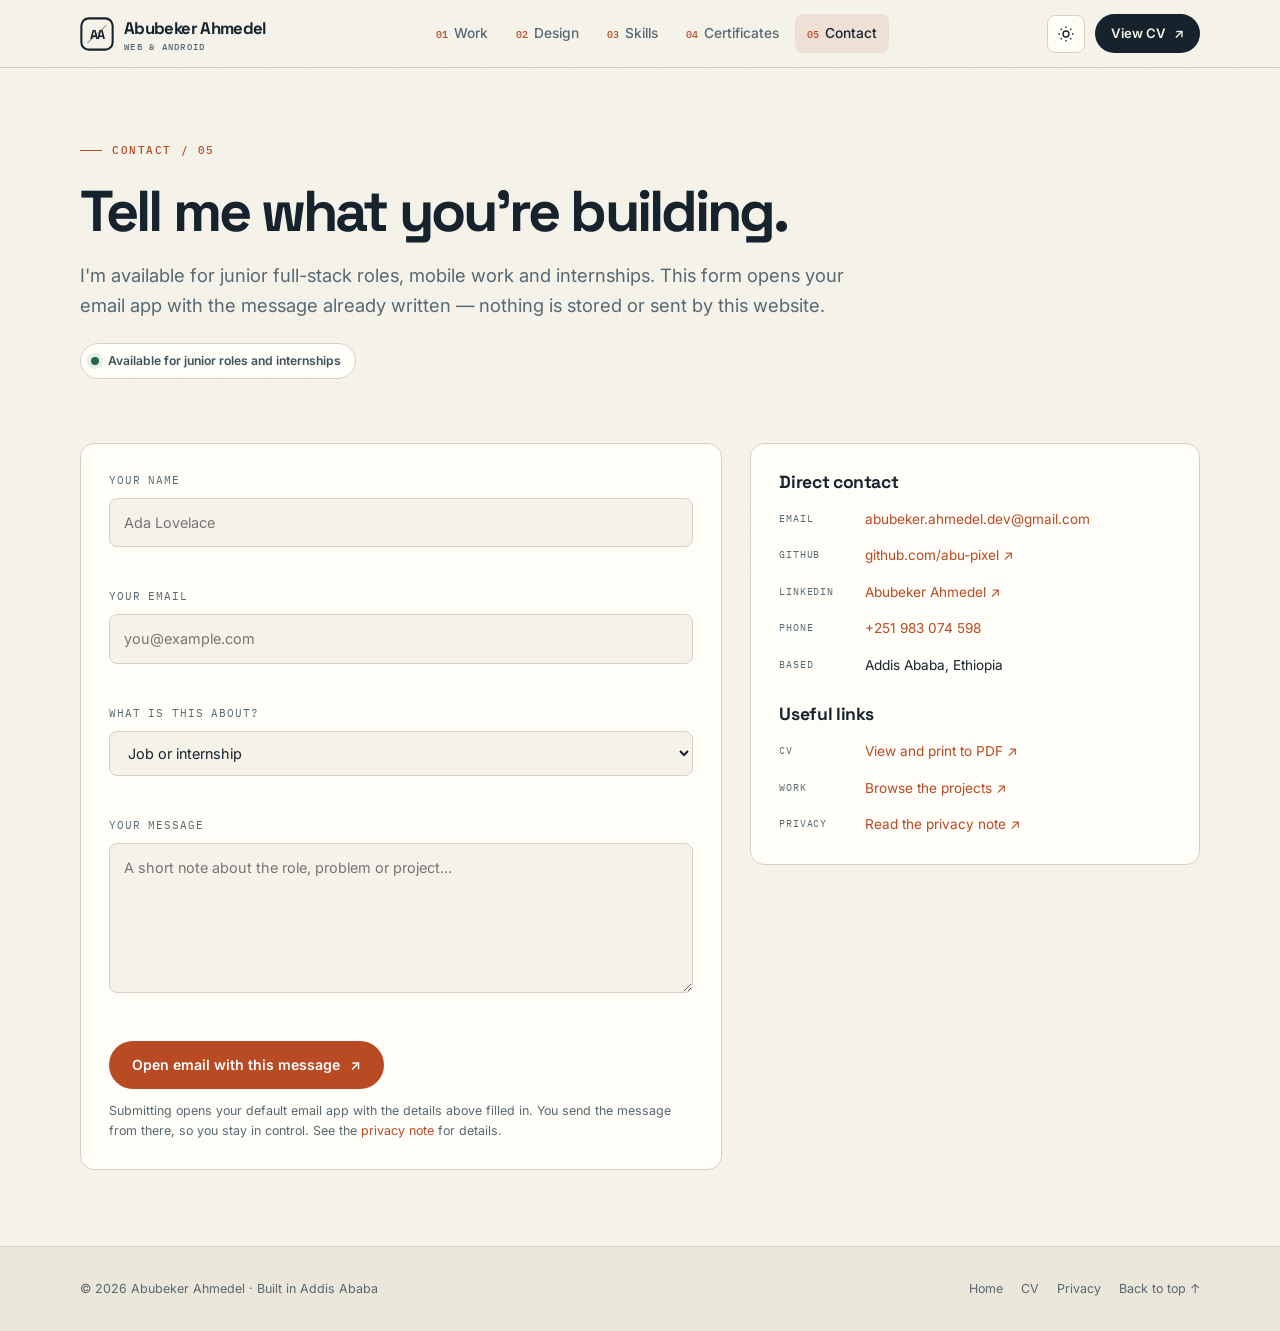
<file: contact.html>
<!DOCTYPE html>
<html lang="en">
<head>
  <meta charset="UTF-8">
  <meta name="viewport" content="width=device-width, initial-scale=1.0">
  <title>Contact Abubeker Ahmedel — Junior Full-Stack Developer</title>
  <meta name="description" content="Contact Abubeker Ahmedel about junior full-stack roles, internships or collaborations. Send a ready-to-send email from this page or use the direct email, GitHub and LinkedIn links.">
  <meta name="robots" content="index, follow">
  <link rel="canonical" href="https://www.abubeker-ahmedel.com/contact.html">
  <meta property="og:type" content="website">
  <meta property="og:url" content="https://www.abubeker-ahmedel.com/contact.html">
  <meta property="og:title" content="Contact Abubeker Ahmedel">
  <meta property="og:description" content="Available for junior full-stack roles and internships. Send a message or use the direct contact links.">
  <meta property="og:image" content="https://www.abubeker-ahmedel.com/og-image.png">
  <meta name="twitter:card" content="summary_large_image">
  <meta name="theme-color" content="#f5f2ea" media="(prefers-color-scheme: light)">
  <meta name="theme-color" content="#0d151d" media="(prefers-color-scheme: dark)">
  <link rel="preconnect" href="https://fonts.googleapis.com">
  <link rel="preconnect" href="https://fonts.gstatic.com" crossorigin>
  <link href="https://fonts.googleapis.com/css2?family=IBM+Plex+Mono:wght@400;500&family=Inter:wght@400;500;600;700&family=Space+Grotesk:wght@500;600;700&display=swap" rel="stylesheet">
  <link rel="stylesheet" href="style.css">
  <link rel="icon" type="image/svg+xml" href="icon-aa-v4.svg?v=aa-v4">
  <link rel="icon" type="image/x-icon" href="icon-aa-v4.ico?v=aa-v4">
  <link rel="shortcut icon" href="icon-aa-v4.ico?v=aa-v4">
  <link rel="icon" type="image/png" sizes="32x32" href="icon-aa-v4-32.png?v=aa-v4">
  <link rel="icon" type="image/png" sizes="16x16" href="icon-aa-v4-16.png?v=aa-v4">
  <link rel="apple-touch-icon" sizes="180x180" href="icon-aa-v4-180.png?v=aa-v4">
  <link rel="manifest" href="site.webmanifest?v=aa-v4">
  <script>
    (function(){try{var t=localStorage.getItem('aa-theme');if(!t){t=window.matchMedia('(prefers-color-scheme: dark)').matches?'dark':'light'}document.documentElement.setAttribute('data-theme',t)}catch(e){}})();
  </script>
  <script type="application/ld+json">
    {"@context":"https://schema.org","@type":"ContactPage","name":"Contact Abubeker Ahmedel","url":"https://www.abubeker-ahmedel.com/contact.html","mainEntity":{"@type":"Person","name":"Abubeker Ahmedel","email":"mailto:abubeker.ahmedel.dev@gmail.com","url":"https://www.abubeker-ahmedel.com/"}}
  </script>
</head>
<body>
  <a class="skip-link" href="#main">Skip to main content</a>

  <header class="site-header">
    <nav class="nav container" aria-label="Main navigation">
      <a class="brand" href="index.html" aria-label="Abubeker Ahmedel — home">
        <svg class="brand-mark" viewBox="0 0 100 100" aria-hidden="true">
          <rect x="4" y="4" width="92" height="92" rx="22" fill="none" stroke="currentColor" stroke-width="6"/>
          <path d="M22 76 78 24" stroke="currentColor" stroke-width="3" opacity=".45"/>
          <text x="50" y="64" text-anchor="middle" font-family="Space Grotesk, sans-serif" font-size="38" font-weight="700" letter-spacing="-4" fill="currentColor">AA</text>
        </svg>
        <span class="brand-text">Abubeker Ahmedel<small>Web &amp; Android</small></span>
      </a>
      <div class="nav-links" id="navLinks">
        <a href="index.html#work"><span class="nav-index" aria-hidden="true">01</span>Work</a>
        <a href="index.html#design"><span class="nav-index" aria-hidden="true">02</span>Design</a>
        <a href="index.html#skills"><span class="nav-index" aria-hidden="true">03</span>Skills</a>
        <a href="index.html#certs"><span class="nav-index" aria-hidden="true">04</span>Certificates</a>
        <a href="contact.html" aria-current="page"><span class="nav-index" aria-hidden="true">05</span>Contact</a>
      </div>
      <div class="nav-actions">
        <button class="icon-btn" id="themeToggle" type="button" aria-label="Switch to dark theme" aria-pressed="false">
          <svg class="sun" viewBox="0 0 24 24" fill="none" stroke="currentColor" stroke-width="1.8" aria-hidden="true"><circle cx="12" cy="12" r="4"/><path d="M12 2v2M12 20v2M4.9 4.9l1.4 1.4M17.7 17.7l1.4 1.4M2 12h2M20 12h2M4.9 19.1l1.4-1.4M17.7 6.3l1.4-1.4"/></svg>
          <svg class="moon" viewBox="0 0 24 24" fill="none" stroke="currentColor" stroke-width="1.8" aria-hidden="true"><path d="M20 14.5A8.5 8.5 0 0 1 9.5 4a8.5 8.5 0 1 0 10.5 10.5Z"/></svg>
        </button>
        <a class="nav-cta" href="cv.html">View CV <span aria-hidden="true">↗</span></a>
        <button class="icon-btn menu-btn" id="menuBtn" type="button" aria-label="Open navigation menu" aria-expanded="false" aria-controls="navLinks">
          <svg viewBox="0 0 24 24" fill="none" stroke="currentColor" stroke-width="1.8" aria-hidden="true"><path d="M4 7h16M4 12h16M4 17h16"/></svg>
        </button>
      </div>
    </nav>
  </header>

  <main id="main">
    <section class="page-hero" id="top" aria-labelledby="page-title">
      <div class="container">
        <span class="eyebrow">Contact / 05</span>
        <h1 id="page-title">Tell me what you're building.</h1>
        <p class="lede">I'm available for junior full-stack roles, mobile work and internships. This form opens your email app with the message already written — nothing is stored or sent by this website.</p>
        <p class="status" style="margin-top:22px"><span class="status-dot" aria-hidden="true"></span>Available for junior roles and internships</p>
      </div>
    </section>

    <section class="section" style="padding-top:16px" aria-label="Contact form and details">
      <div class="container contact-layout">
        <div class="contact-panel">
          <form id="contactForm" novalidate>
            <div class="field">
              <label for="name">Your name</label>
              <input id="name" name="name" type="text" autocomplete="name" placeholder="Ada Lovelace" aria-describedby="nameError" required>
              <span class="field-error" id="nameError" aria-live="polite"></span>
            </div>
            <div class="field">
              <label for="email">Your email</label>
              <input id="email" name="email" type="email" autocomplete="email" placeholder="you@example.com" aria-describedby="emailError" required>
              <span class="field-error" id="emailError" aria-live="polite"></span>
            </div>
            <div class="field">
              <label for="topic">What is this about?</label>
              <select id="topic" name="topic" aria-describedby="topicError" required>
                <option value="Job or internship">Job or internship</option>
                <option value="Freelance or collaboration">Freelance or collaboration</option>
                <option value="Question about a project">Question about a project</option>
                <option value="Something else">Something else</option>
              </select>
              <span class="field-error" id="topicError" aria-live="polite"></span>
            </div>
            <div class="field">
              <label for="message">Your message</label>
              <textarea id="message" name="message" placeholder="A short note about the role, problem or project..." aria-describedby="messageError" required></textarea>
              <span class="field-error" id="messageError" aria-live="polite"></span>
            </div>
            <button class="btn btn-primary" type="submit">Open email with this message <span aria-hidden="true">↗</span></button>
            <p class="form-note">Submitting opens your default email app with the details above filled in. You send the message from there, so you stay in control. See the <a href="privacy.html" style="color:var(--accent)">privacy note</a> for details.</p>
            <p class="form-status" id="formStatus" role="status" hidden></p>
          </form>
        </div>

        <aside class="aside-panel">
          <h3>Direct contact</h3>
          <div class="contact-list">
            <div class="contact-row"><span>Email</span><a href="mailto:abubeker.ahmedel.dev@gmail.com">abubeker.ahmedel.dev@gmail.com</a></div>
            <div class="contact-row"><span>GitHub</span><a href="https://github.com/abu-pixel" target="_blank" rel="noopener noreferrer">github.com/abu-pixel ↗</a></div>
            <div class="contact-row"><span>LinkedIn</span><a href="https://www.linkedin.com/in/abubeker-ahmedel-074bb3330" target="_blank" rel="noopener noreferrer">Abubeker Ahmedel ↗</a></div>
            <div class="contact-row"><span>Phone</span><a href="tel:+251983074598">+251 983 074 598</a></div>
            <div class="contact-row"><span>Based</span><span>Addis Ababa, Ethiopia</span></div>
          </div>
          <h3 style="margin-top:28px">Useful links</h3>
          <div class="contact-list">
            <div class="contact-row"><span>CV</span><a href="cv.html">View and print to PDF ↗</a></div>
            <div class="contact-row"><span>Work</span><a href="index.html#work">Browse the projects ↗</a></div>
            <div class="contact-row"><span>Privacy</span><a href="privacy.html">Read the privacy note ↗</a></div>
          </div>
        </aside>
      </div>
    </section>
  </main>

  <footer class="footer">
    <div class="container footer-inner">
      <p>© <span data-year>2026</span> Abubeker Ahmedel · Built in Addis Ababa</p>
      <div class="footer-links">
        <a href="index.html">Home</a>
        <a href="cv.html">CV</a>
        <a href="privacy.html">Privacy</a>
        <a href="#top">Back to top ↑</a>
      </div>
    </div>
  </footer>

  <script src="script.js" defer></script>
</body>
</html>
</file>
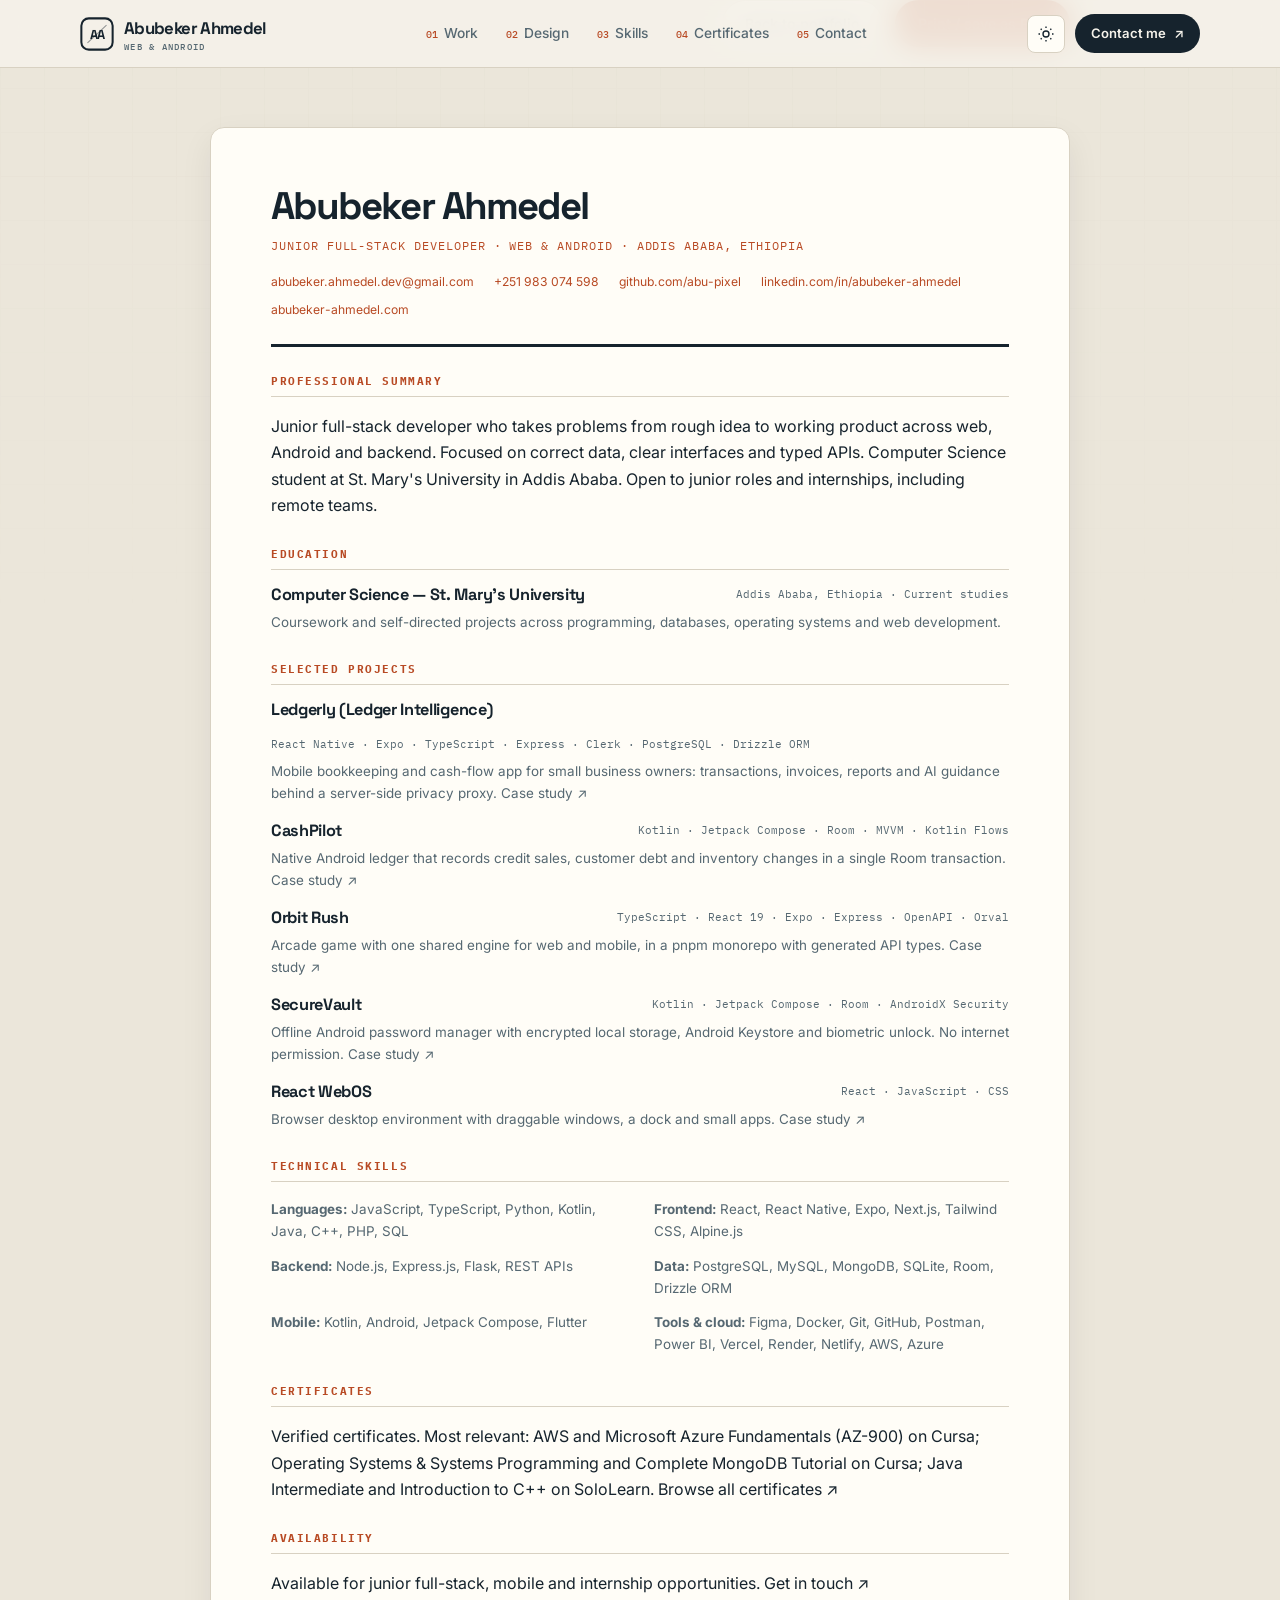
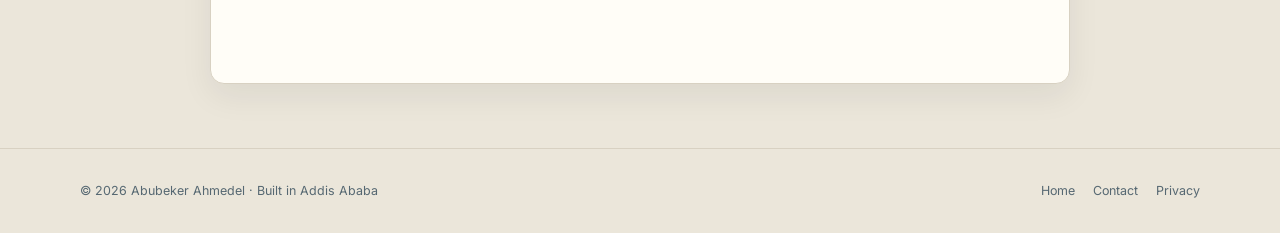
<file: cv.html>
<!DOCTYPE html>
<html lang="en">
<head>
  <meta charset="UTF-8">
  <meta name="viewport" content="width=device-width, initial-scale=1.0">
  <title>CV — Abubeker Ahmedel, Junior Full-Stack Developer</title>
  <meta name="description" content="Curriculum vitae of Abubeker Ahmedel, junior full-stack developer in Addis Ababa. Print or save as PDF. Projects, technical skills, education and certificates.">
  <meta name="robots" content="index, follow">
  <link rel="canonical" href="https://www.abubeker-ahmedel.com/cv.html">
  <meta property="og:type" content="website">
  <meta property="og:url" content="https://www.abubeker-ahmedel.com/cv.html">
  <meta property="og:title" content="CV — Abubeker Ahmedel">
  <meta property="og:description" content="Print-ready CV: projects, technical skills, education and certificates.">
  <meta property="og:image" content="https://www.abubeker-ahmedel.com/og-image.png">
  <meta name="twitter:card" content="summary_large_image">
  <meta name="theme-color" content="#f5f2ea" media="(prefers-color-scheme: light)">
  <meta name="theme-color" content="#0d151d" media="(prefers-color-scheme: dark)">
  <link rel="preconnect" href="https://fonts.googleapis.com">
  <link rel="preconnect" href="https://fonts.gstatic.com" crossorigin>
  <link href="https://fonts.googleapis.com/css2?family=IBM+Plex+Mono:wght@400;500&family=Inter:wght@400;500;600;700&family=Space+Grotesk:wght@500;600;700&display=swap" rel="stylesheet">
  <link rel="stylesheet" href="style.css">
  <link rel="icon" type="image/svg+xml" href="icon-aa-v4.svg?v=aa-v4">
  <link rel="icon" type="image/x-icon" href="icon-aa-v4.ico?v=aa-v4">
  <link rel="shortcut icon" href="icon-aa-v4.ico?v=aa-v4">
  <link rel="icon" type="image/png" sizes="32x32" href="icon-aa-v4-32.png?v=aa-v4">
  <link rel="icon" type="image/png" sizes="16x16" href="icon-aa-v4-16.png?v=aa-v4">
  <link rel="apple-touch-icon" sizes="180x180" href="icon-aa-v4-180.png?v=aa-v4">
  <link rel="manifest" href="site.webmanifest?v=aa-v4">
  <script>
    (function(){try{var t=localStorage.getItem('aa-theme');if(!t){t=window.matchMedia('(prefers-color-scheme: dark)').matches?'dark':'light'}document.documentElement.setAttribute('data-theme',t)}catch(e){}})();
  </script>
  <script type="application/ld+json">
    {"@context":"https://schema.org","@type":"ProfilePage","name":"CV — Abubeker Ahmedel","url":"https://www.abubeker-ahmedel.com/cv.html","mainEntity":{"@type":"Person","name":"Abubeker Ahmedel","jobTitle":"Junior Full-Stack Developer"}}
  </script>
</head>
<body class="cv-page">
  <a class="skip-link" href="#main">Skip to CV content</a>

  <header class="site-header no-print">
    <nav class="nav container" aria-label="Main navigation">
      <a class="brand" href="index.html" aria-label="Abubeker Ahmedel — home">
        <svg class="brand-mark" viewBox="0 0 100 100" aria-hidden="true">
          <rect x="4" y="4" width="92" height="92" rx="22" fill="none" stroke="currentColor" stroke-width="6"/>
          <path d="M22 76 78 24" stroke="currentColor" stroke-width="3" opacity=".45"/>
          <text x="50" y="64" text-anchor="middle" font-family="Space Grotesk, sans-serif" font-size="38" font-weight="700" letter-spacing="-4" fill="currentColor">AA</text>
        </svg>
        <span class="brand-text">Abubeker Ahmedel<small>Web &amp; Android</small></span>
      </a>
      <div class="nav-links" id="navLinks">
        <a href="index.html#work"><span class="nav-index" aria-hidden="true">01</span>Work</a>
        <a href="index.html#design"><span class="nav-index" aria-hidden="true">02</span>Design</a>
        <a href="index.html#skills"><span class="nav-index" aria-hidden="true">03</span>Skills</a>
        <a href="index.html#certs"><span class="nav-index" aria-hidden="true">04</span>Certificates</a>
        <a href="contact.html"><span class="nav-index" aria-hidden="true">05</span>Contact</a>
      </div>
      <div class="nav-actions">
        <button class="icon-btn" id="themeToggle" type="button" aria-label="Switch to dark theme" aria-pressed="false">
          <svg class="sun" viewBox="0 0 24 24" fill="none" stroke="currentColor" stroke-width="1.8" aria-hidden="true"><circle cx="12" cy="12" r="4"/><path d="M12 2v2M12 20v2M4.9 4.9l1.4 1.4M17.7 17.7l1.4 1.4M2 12h2M20 12h2M4.9 19.1l1.4-1.4M17.7 6.3l1.4-1.4"/></svg>
          <svg class="moon" viewBox="0 0 24 24" fill="none" stroke="currentColor" stroke-width="1.8" aria-hidden="true"><path d="M20 14.5A8.5 8.5 0 0 1 9.5 4a8.5 8.5 0 1 0 10.5 10.5Z"/></svg>
        </button>
        <a class="nav-cta" href="contact.html">Contact me <span aria-hidden="true">↗</span></a>
        <button class="icon-btn menu-btn" id="menuBtn" type="button" aria-label="Open navigation menu" aria-expanded="false" aria-controls="navLinks">
          <svg viewBox="0 0 24 24" fill="none" stroke="currentColor" stroke-width="1.8" aria-hidden="true"><path d="M4 7h16M4 12h16M4 17h16"/></svg>
        </button>
      </div>
    </nav>
  </header>

  <div class="cv-toolbar no-print">
    <a class="btn btn-quiet" href="index.html">Back to portfolio</a>
    <button class="btn btn-primary" type="button" data-print>Print / save as PDF</button>
  </div>

  <main id="main">
    <article class="cv-sheet">
      <header class="cv-head">
        <h1>Abubeker Ahmedel</h1>
        <p>Junior Full-Stack Developer · Web &amp; Android · Addis Ababa, Ethiopia</p>
        <div class="cv-contact">
          <a href="mailto:abubeker.ahmedel.dev@gmail.com">abubeker.ahmedel.dev@gmail.com</a>
          <a href="tel:+251983074598">+251 983 074 598</a>
          <a href="https://github.com/abu-pixel">github.com/abu-pixel</a>
          <a href="https://www.linkedin.com/in/abubeker-ahmedel-074bb3330">linkedin.com/in/abubeker-ahmedel</a>
          <a href="https://www.abubeker-ahmedel.com/">abubeker-ahmedel.com</a>
        </div>
      </header>

      <section class="cv-block">
        <h2>Professional summary</h2>
        <p>Junior full-stack developer who takes problems from rough idea to working product across web, Android and backend. Focused on correct data, clear interfaces and typed APIs. Computer Science student at St. Mary's University in Addis Ababa. Open to junior roles and internships, including remote teams.</p>
      </section>

      <section class="cv-block">
        <h2>Education</h2>
        <div class="cv-item">
          <div class="cv-item-top"><h3>Computer Science — St. Mary's University</h3><span class="meta">Addis Ababa, Ethiopia · Current studies</span></div>
          <p>Coursework and self-directed projects across programming, databases, operating systems and web development.</p>
        </div>
      </section>

      <section class="cv-block">
        <h2>Selected projects</h2>
        <div class="cv-item">
          <div class="cv-item-top"><h3>Ledgerly (Ledger Intelligence)</h3><span class="meta">React Native · Expo · TypeScript · Express · Clerk · PostgreSQL · Drizzle ORM</span></div>
          <p>Mobile bookkeeping and cash-flow app for small business owners: transactions, invoices, reports and AI guidance behind a server-side privacy proxy. <a href="case-studies/ledgerly.html">Case study ↗</a></p>
        </div>
        <div class="cv-item">
          <div class="cv-item-top"><h3>CashPilot</h3><span class="meta">Kotlin · Jetpack Compose · Room · MVVM · Kotlin Flows</span></div>
          <p>Native Android ledger that records credit sales, customer debt and inventory changes in a single Room transaction. <a href="case-studies/cashpilot.html">Case study ↗</a></p>
        </div>
        <div class="cv-item">
          <div class="cv-item-top"><h3>Orbit Rush</h3><span class="meta">TypeScript · React 19 · Expo · Express · OpenAPI · Orval</span></div>
          <p>Arcade game with one shared engine for web and mobile, in a pnpm monorepo with generated API types. <a href="case-studies/orbit-rush.html">Case study ↗</a></p>
        </div>
        <div class="cv-item">
          <div class="cv-item-top"><h3>SecureVault</h3><span class="meta">Kotlin · Jetpack Compose · Room · AndroidX Security</span></div>
          <p>Offline Android password manager with encrypted local storage, Android Keystore and biometric unlock. No internet permission. <a href="case-studies/securevault.html">Case study ↗</a></p>
        </div>
        <div class="cv-item">
          <div class="cv-item-top"><h3>React WebOS</h3><span class="meta">React · JavaScript · CSS</span></div>
          <p>Browser desktop environment with draggable windows, a dock and small apps. <a href="case-studies/react-webos.html">Case study ↗</a></p>
        </div>
      </section>

      <section class="cv-block">
        <h2>Technical skills</h2>
        <div class="cv-cols">
          <p><strong>Languages:</strong> JavaScript, TypeScript, Python, Kotlin, Java, C++, PHP, SQL</p>
          <p><strong>Frontend:</strong> React, React Native, Expo, Next.js, Tailwind CSS, Alpine.js</p>
          <p><strong>Backend:</strong> Node.js, Express.js, Flask, REST APIs</p>
          <p><strong>Data:</strong> PostgreSQL, MySQL, MongoDB, SQLite, Room, Drizzle ORM</p>
          <p><strong>Mobile:</strong> Kotlin, Android, Jetpack Compose, Flutter</p>
          <p><strong>Tools &amp; cloud:</strong> Figma, Docker, Git, GitHub, Postman, Power BI, Vercel, Render, Netlify, AWS, Azure</p>
        </div>
      </section>

      <section class="cv-block">
        <h2>Certificates</h2>
        <p>Verified certificates. Most relevant: AWS and Microsoft Azure Fundamentals (AZ-900) on Cursa; Operating Systems &amp; Systems Programming and Complete MongoDB Tutorial on Cursa; Java Intermediate and Introduction to C++ on SoloLearn. <a href="index.html#certs">Browse all certificates ↗</a></p>
      </section>

      <section class="cv-block">
        <h2>Availability</h2>
        <p>Available for junior full-stack, mobile and internship opportunities. <a href="contact.html">Get in touch ↗</a></p>
      </section>
    </article>
  </main>

  <footer class="footer no-print">
    <div class="container footer-inner">
      <p>© <span data-year>2026</span> Abubeker Ahmedel · Built in Addis Ababa</p>
      <div class="footer-links">
        <a href="index.html">Home</a>
        <a href="contact.html">Contact</a>
        <a href="privacy.html">Privacy</a>
      </div>
    </div>
  </footer>

  <script src="script.js" defer></script>
</body>
</html>
</file>
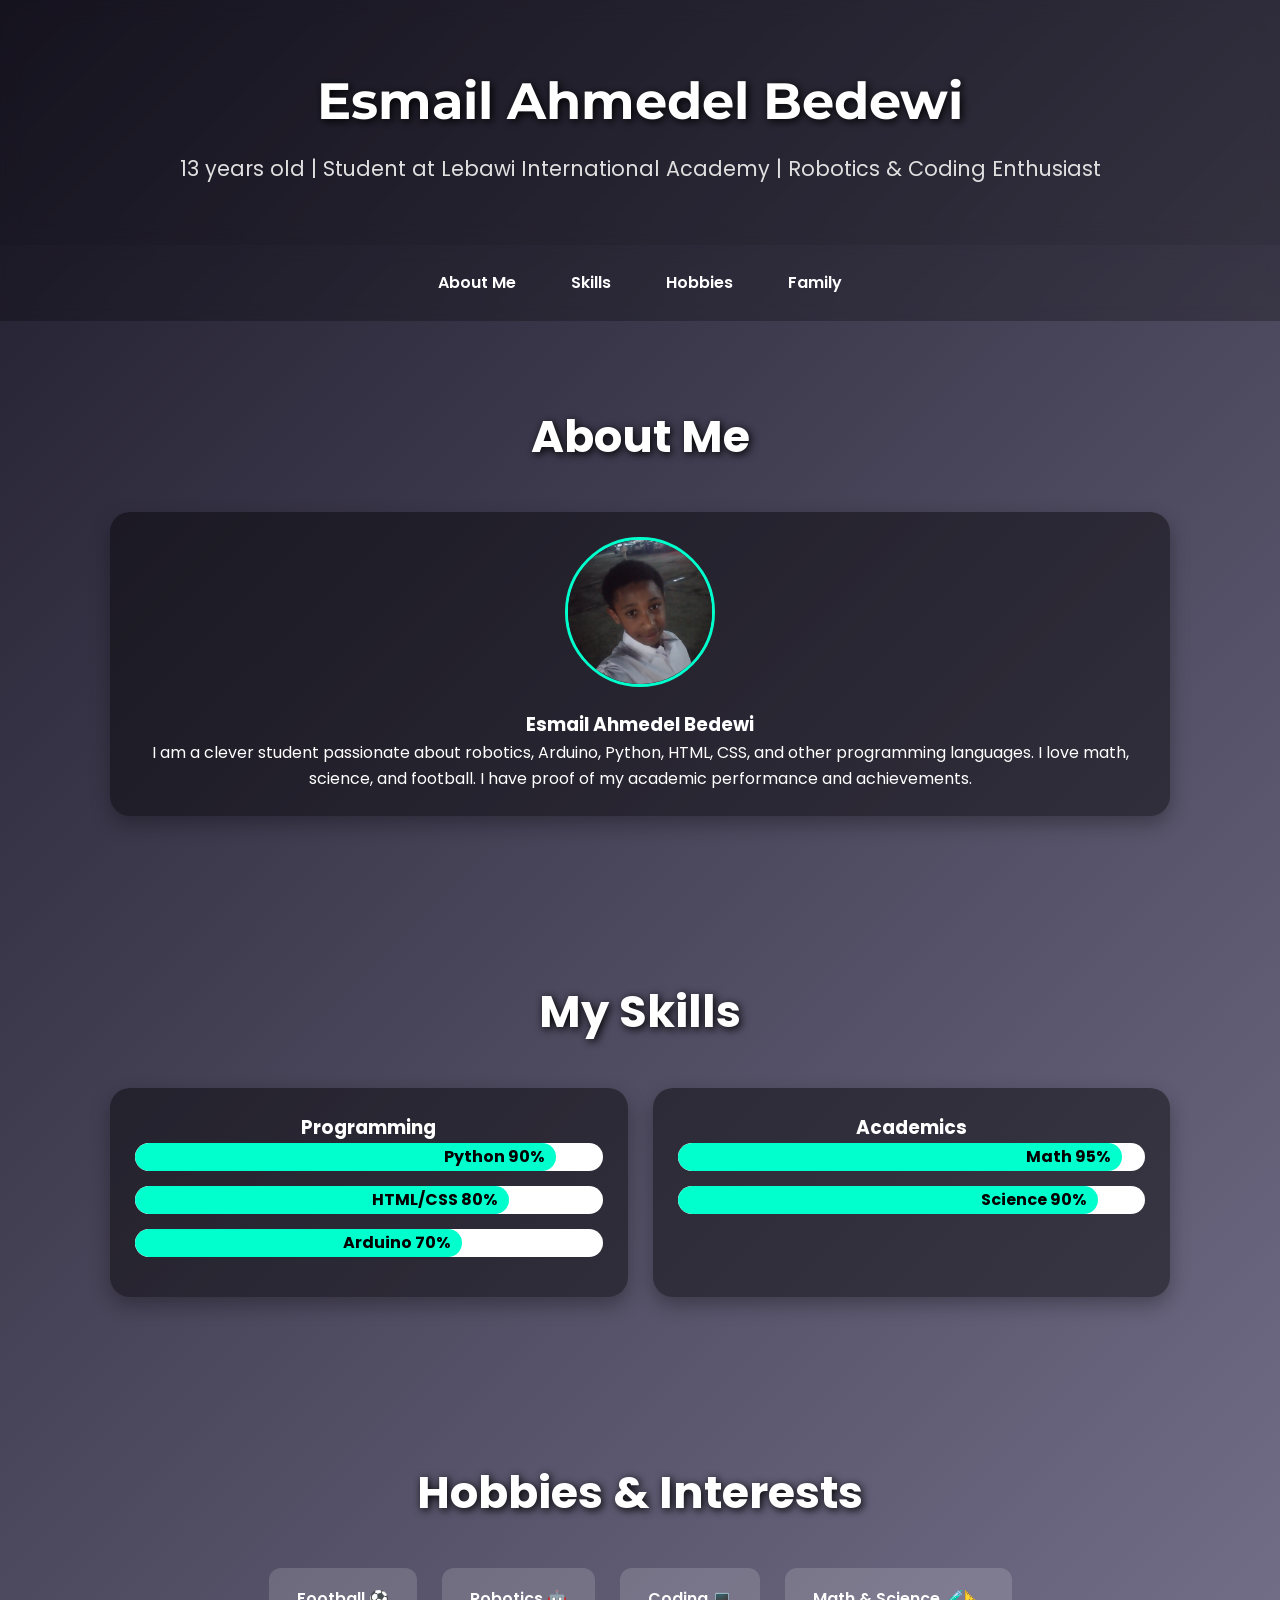
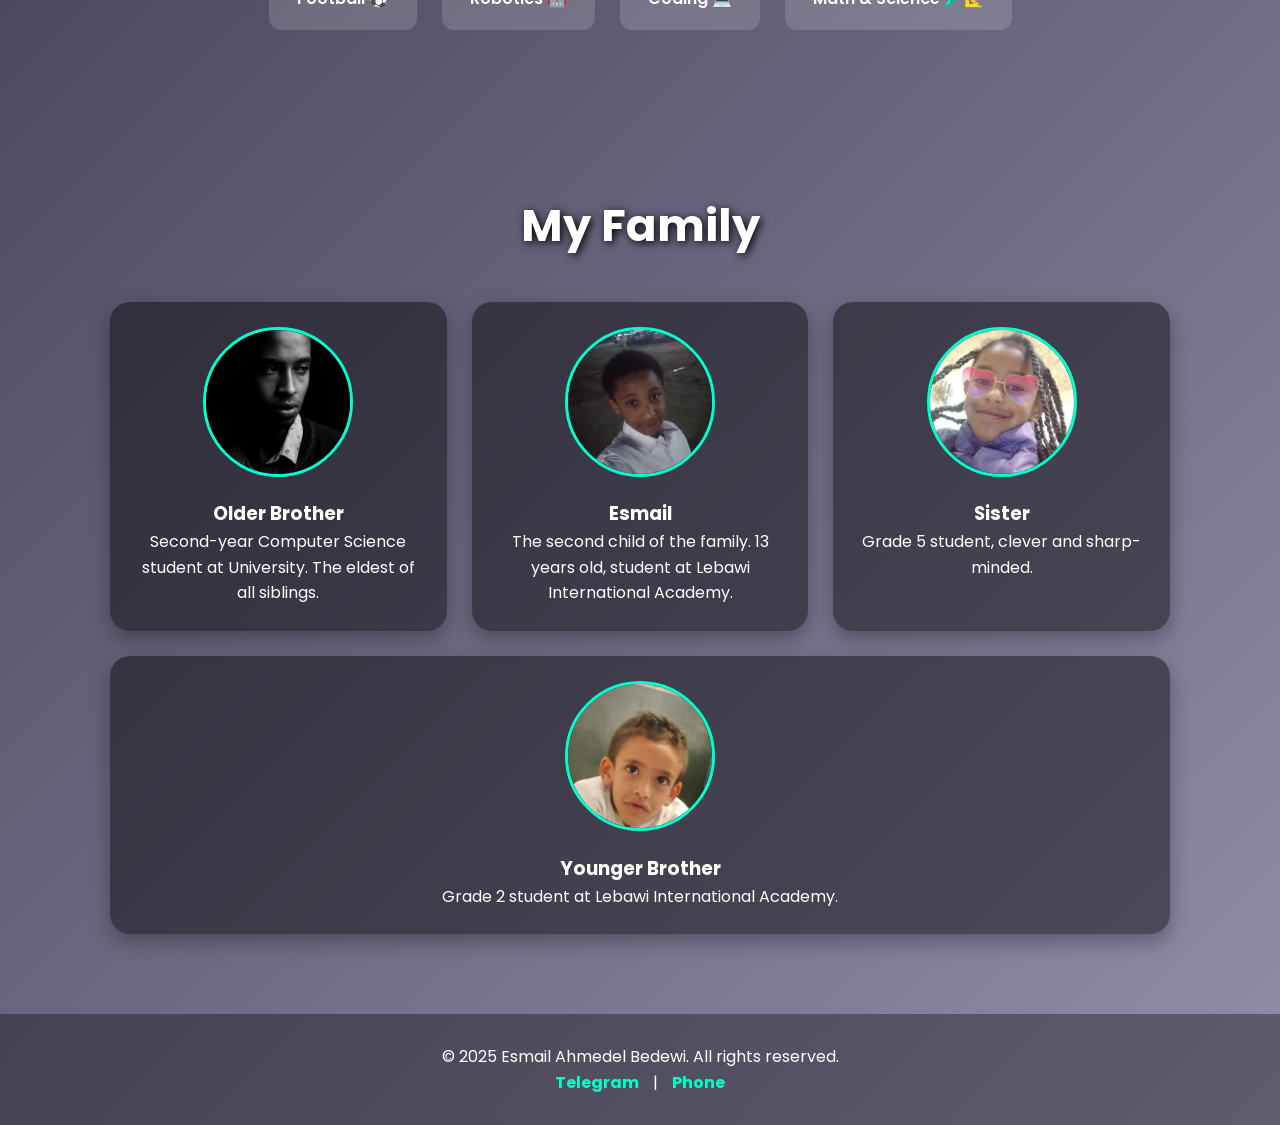
<file: esm.html>
<!DOCTYPE html>
<html lang="en">
<head>
<meta charset="UTF-8">
<meta name="viewport" content="width=device-width, initial-scale=1.0">
<title>Esmail Ahmedel Bedewi</title>
<link href="https://fonts.googleapis.com/css2?family=Montserrat:wght@400;700&family=Poppins:wght@400;600&display=swap" rel="stylesheet">
<style>
    /* Reset & Fonts */
    * {margin:0; padding:0; box-sizing:border-box; font-family: 'Poppins', sans-serif;}
    body {background: linear-gradient(135deg, #1f1c2c, #928dab); color:#fff; line-height:1.6; scroll-behavior:smooth;}
    
    /* Header */
    header {
        padding:60px 20px;
        text-align:center;
        background: rgba(0,0,0,0.3);
        backdrop-filter: blur(10px);
    }
    header h1 {
        font-size:3.2em;
        margin-bottom:10px;
        font-family: 'Montserrat', sans-serif;
        text-shadow: 2px 2px 8px #000;
        animation: fadeInDown 1s ease forwards;
    }
    header p {
        font-size:1.3em;
        color:#e0e0e0;
        animation: fadeInUp 1s ease forwards;
    }

    /* Navigation */
    nav {
        display:flex;
        justify-content:center;
        gap:15px;
        background: rgba(0,0,0,0.25);
        backdrop-filter: blur(8px);
        padding:15px 0;
        position: sticky;
        top:0;
        z-index:1000;
    }
    nav a {
        color:#fff;
        padding:10px 20px;
        text-decoration:none;
        font-weight:600;
        border-radius:8px;
        transition:0.3s;
    }
    nav a:hover {
        background:#fff;
        color:#333;
        transform: translateY(-3px);
        box-shadow: 0 4px 10px rgba(0,0,0,0.3);
    }

    /* Sections */
    section {
        padding:80px 20px;
        max-width:1100px;
        margin:0 auto;
    }
    section h2 {
        text-align:center;
        font-size:2.8em;
        margin-bottom:40px;
        text-shadow: 2px 2px 8px #000;
        animation: fadeIn 1.2s ease forwards;
    }

    /* Cards */
    .card {
        background: rgba(0,0,0,0.45);
        padding:25px;
        border-radius:20px;
        text-align:center;
        flex:1 1 300px;
        transition: transform 0.4s, box-shadow 0.4s;
        box-shadow: 0 8px 20px rgba(0,0,0,0.3);
    }
    .card:hover {
        transform: translateY(-8px) scale(1.05);
        box-shadow: 0 15px 30px rgba(0,0,0,0.5);
    }
    .card img {
        width:150px;
        height:150px;
        object-fit: cover;
        border-radius:50%;
        margin-bottom:15px;
        border:3px solid #00ffcc;
        transition: transform 0.4s;
    }
    .card img:hover {
        transform: scale(1.1);
    }

    /* Flex containers */
    .about, .skills, .family {display:flex; flex-wrap:wrap; justify-content:space-around; gap:25px;}
    .hobbies {display:flex; justify-content:center; gap:25px; flex-wrap:wrap;}

    /* Skills bars */
    .skills-bar {
        height:28px;
        background:#fff;
        border-radius:15px;
        margin-bottom:15px;
        overflow:hidden;
    }
    .skills-bar div {
        height:100%;
        background:#00ffcc;
        width:0%;
        text-align:right;
        padding-right:12px;
        line-height:28px;
        color:#000;
        font-weight:bold;
        border-radius:15px;
        animation: fillSkill 1.5s forwards;
    }

    /* Hobbies */
    .hobby {
        background: rgba(255,255,255,0.15);
        padding:18px 28px;
        border-radius:12px;
        font-weight:600;
        cursor:pointer;
        transition:0.3s;
    }
    .hobby:hover {
        background:#00ffcc;
        color:#000;
        transform: translateY(-5px);
        box-shadow: 0 6px 15px rgba(0,0,0,0.3);
    }

    /* Footer */
    footer {
        text-align:center;
        padding:30px 20px;
        background: rgba(0,0,0,0.35);
        backdrop-filter: blur(5px);
    }
    footer a {
        color:#00ffcc;
        margin:0 10px;
        text-decoration:none;
        font-weight:bold;
        transition:0.3s;
    }
    footer a:hover {
        color:#fff;
    }

    /* Animations */
    @keyframes fadeInDown {
        0% {opacity:0; transform: translateY(-30px);}
        100% {opacity:1; transform: translateY(0);}
    }
    @keyframes fadeInUp {
        0% {opacity:0; transform: translateY(30px);}
        100% {opacity:1; transform: translateY(0);}
    }
    @keyframes fadeIn {
        0% {opacity:0;}
        100% {opacity:1;}
    }
    @keyframes fillSkill {
        0% {width:0%;}
        100% {width: var(--skill-width);}
    }
</style>
</head>
<body>

<header>
    <h1>Esmail Ahmedel Bedewi</h1>
    <p>13 years old | Student at Lebawi International Academy | Robotics & Coding Enthusiast</p>
</header>

<nav>
    <a href="#about">About Me</a>
    <a href="#skills">Skills</a>
    <a href="#hobbies">Hobbies</a>
    <a href="#family">Family</a>
</nav>

<section id="about">
    <h2>About Me</h2>
    <div class="about">
        <div class="card">
            <img src="esmail.jpg" alt="Your Photo">
            <h3>Esmail Ahmedel Bedewi</h3>
            <p>I am a clever student passionate about robotics, Arduino, Python, HTML, CSS, and other programming languages. I love math, science, and football. I have proof of my academic performance and achievements.</p>
        </div>
    </div>
</section>

<section id="skills">
    <h2>My Skills</h2>
    <div class="skills">
        <div class="card">
            <h3>Programming</h3>
            <div class="skills-bar"><div style="--skill-width:90%; width:90%;">Python 90%</div></div>
            <div class="skills-bar"><div style="--skill-width:80%; width:80%;">HTML/CSS 80%</div></div>
            <div class="skills-bar"><div style="--skill-width:70%; width:70%;">Arduino 70%</div></div>
        </div>
        <div class="card">
            <h3>Academics</h3>
            <div class="skills-bar"><div style="--skill-width:95%; width:95%;">Math 95%</div></div>
            <div class="skills-bar"><div style="--skill-width:90%; width:90%;">Science 90%</div></div>
        </div>
    </div>
</section>

<section id="hobbies">
    <h2>Hobbies & Interests</h2>
    <div class="hobbies">
        <div class="hobby">Football ⚽</div>
        <div class="hobby">Robotics 🤖</div>
        <div class="hobby">Coding 💻</div>
        <div class="hobby">Math & Science 🧪📐</div>
    </div>
</section>

<section id="family">
    <h2>My Family</h2>
    <div class="family">
        <div class="card">
            <img src="abu.jpg" alt="Older Brother">
            <h3>Older Brother</h3>
            <p>Second-year Computer Science student at University. The eldest of all siblings.</p>
        </div>
        <div class="card">
            <img src="esmail.jpg" alt="Me">
            <h3>Esmail</h3>
            <p>The second child of the family. 13 years old, student at Lebawi International Academy.</p>
        </div>
        <div class="card">
            <img src="hib.jpg" alt="Younger Sister">
            <h3>Sister</h3>
            <p>Grade 5 student, clever and sharp-minded.</p>
        </div>
        <div class="card">
            <img src="moh.jpg" alt="Younger Brother">
            <h3>Younger Brother</h3>
            <p>Grade 2 student at Lebawi International Academy.</p>
        </div>
    </div>
</section>

<footer>
    <p>© 2025 Esmail Ahmedel Bedewi. All rights reserved.</p>
    <p>
        <a href="https://t.me/alahukabir" target="_blank">Telegram</a> | 
        <a href="tel:+2575737548">Phone</a>
    </p>
</footer>

<script>
// Smooth scroll
document.querySelectorAll('nav a').forEach(link=>{
    link.addEventListener('click', e=>{
        e.preventDefault();
        document.querySelector(link.getAttribute('href')).scrollIntoView({behavior:'smooth'});
    });
});
</script>

</body>
</html>
</file>
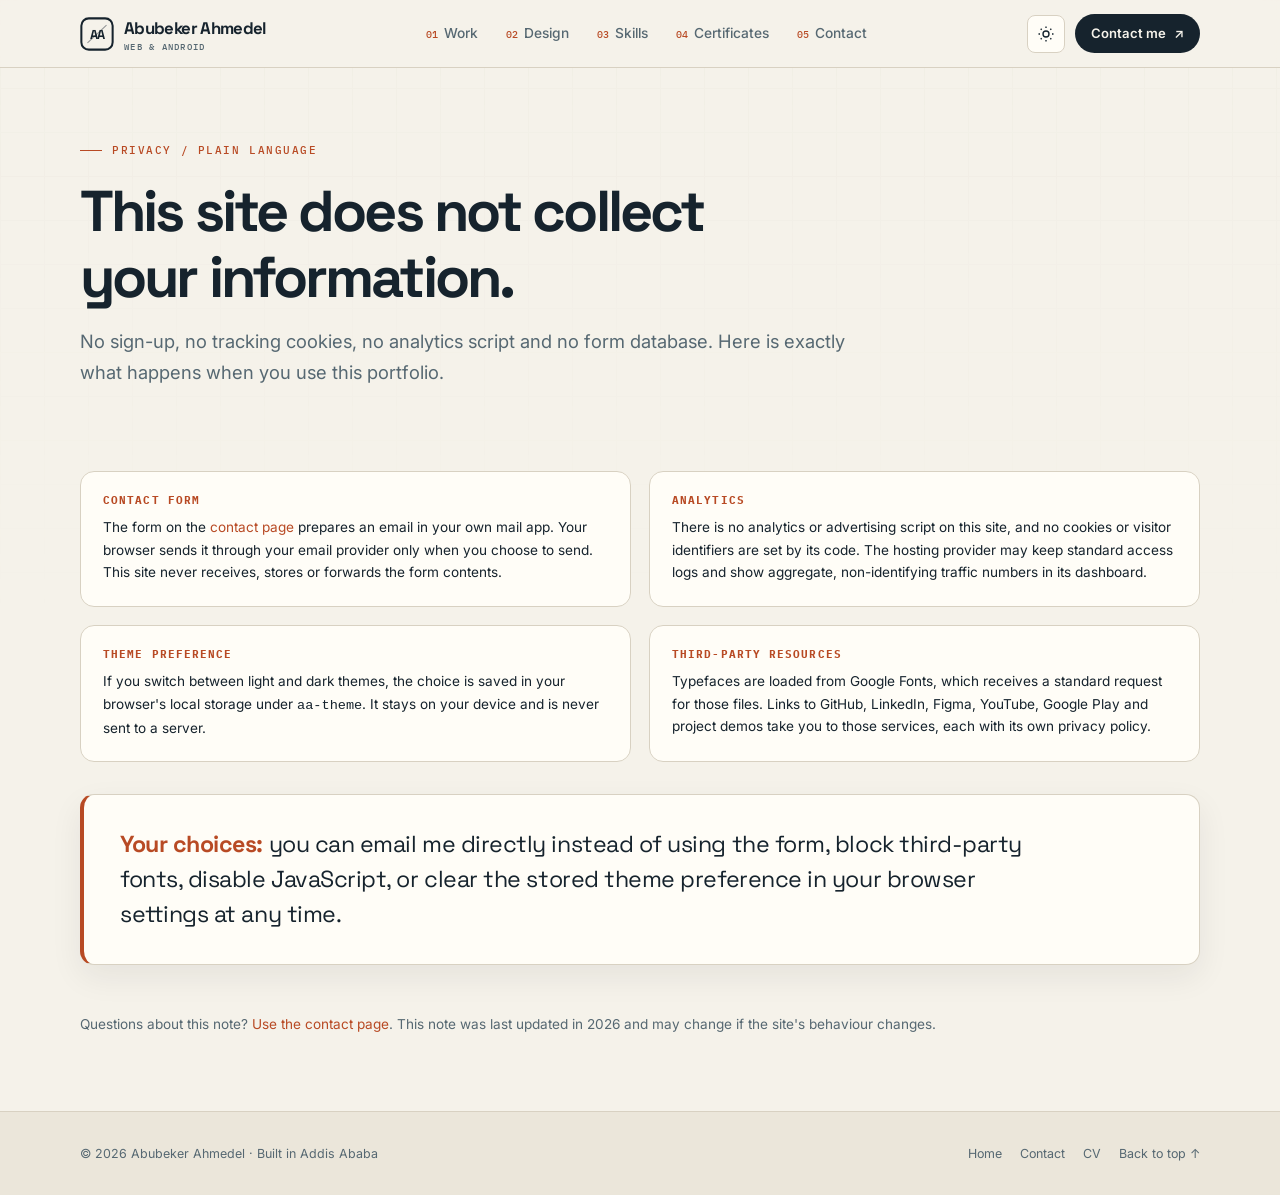
<file: privacy.html>
<!DOCTYPE html>
<html lang="en">
<head>
  <meta charset="UTF-8">
  <meta name="viewport" content="width=device-width, initial-scale=1.0">
  <title>Privacy — Abubeker Ahmedel</title>
  <meta name="description" content="How this portfolio handles visitor data: no tracking cookies, no contact-form storage, no third-party analytics. A plain-language privacy note.">
  <meta name="robots" content="index, follow">
  <link rel="canonical" href="https://www.abubeker-ahmedel.com/privacy.html">
  <meta property="og:type" content="website">
  <meta property="og:url" content="https://www.abubeker-ahmedel.com/privacy.html">
  <meta property="og:title" content="Privacy — Abubeker Ahmedel">
  <meta property="og:description" content="No tracking cookies, no stored form data, no third-party analytics.">
  <meta property="og:image" content="https://www.abubeker-ahmedel.com/og-image.png">
  <meta name="twitter:card" content="summary_large_image">
  <meta name="theme-color" content="#f5f2ea" media="(prefers-color-scheme: light)">
  <meta name="theme-color" content="#0d151d" media="(prefers-color-scheme: dark)">
  <link rel="preconnect" href="https://fonts.googleapis.com">
  <link rel="preconnect" href="https://fonts.gstatic.com" crossorigin>
  <link href="https://fonts.googleapis.com/css2?family=IBM+Plex+Mono:wght@400;500&family=Inter:wght@400;500;600;700&family=Space+Grotesk:wght@500;600;700&display=swap" rel="stylesheet">
  <link rel="stylesheet" href="style.css">
  <link rel="icon" type="image/svg+xml" href="icon-aa-v4.svg?v=aa-v4">
  <link rel="icon" type="image/x-icon" href="icon-aa-v4.ico?v=aa-v4">
  <link rel="shortcut icon" href="icon-aa-v4.ico?v=aa-v4">
  <link rel="icon" type="image/png" sizes="32x32" href="icon-aa-v4-32.png?v=aa-v4">
  <link rel="icon" type="image/png" sizes="16x16" href="icon-aa-v4-16.png?v=aa-v4">
  <link rel="apple-touch-icon" sizes="180x180" href="icon-aa-v4-180.png?v=aa-v4">
  <link rel="manifest" href="site.webmanifest?v=aa-v4">
  <script>
    (function(){try{var t=localStorage.getItem('aa-theme');if(!t){t=window.matchMedia('(prefers-color-scheme: dark)').matches?'dark':'light'}document.documentElement.setAttribute('data-theme',t)}catch(e){}})();
  </script>
  <script type="application/ld+json">
    {"@context":"https://schema.org","@type":"WebPage","name":"Privacy note","url":"https://www.abubeker-ahmedel.com/privacy.html","description":"Plain-language privacy note for this portfolio."}
  </script>
</head>
<body>
  <a class="skip-link" href="#main">Skip to main content</a>

  <header class="site-header">
    <nav class="nav container" aria-label="Main navigation">
      <a class="brand" href="index.html" aria-label="Abubeker Ahmedel — home">
        <svg class="brand-mark" viewBox="0 0 100 100" aria-hidden="true">
          <rect x="4" y="4" width="92" height="92" rx="22" fill="none" stroke="currentColor" stroke-width="6"/>
          <path d="M22 76 78 24" stroke="currentColor" stroke-width="3" opacity=".45"/>
          <text x="50" y="64" text-anchor="middle" font-family="Space Grotesk, sans-serif" font-size="38" font-weight="700" letter-spacing="-4" fill="currentColor">AA</text>
        </svg>
        <span class="brand-text">Abubeker Ahmedel<small>Web &amp; Android</small></span>
      </a>
      <div class="nav-links" id="navLinks">
        <a href="index.html#work"><span class="nav-index" aria-hidden="true">01</span>Work</a>
        <a href="index.html#design"><span class="nav-index" aria-hidden="true">02</span>Design</a>
        <a href="index.html#skills"><span class="nav-index" aria-hidden="true">03</span>Skills</a>
        <a href="index.html#certs"><span class="nav-index" aria-hidden="true">04</span>Certificates</a>
        <a href="contact.html"><span class="nav-index" aria-hidden="true">05</span>Contact</a>
      </div>
      <div class="nav-actions">
        <button class="icon-btn" id="themeToggle" type="button" aria-label="Switch to dark theme" aria-pressed="false">
          <svg class="sun" viewBox="0 0 24 24" fill="none" stroke="currentColor" stroke-width="1.8" aria-hidden="true"><circle cx="12" cy="12" r="4"/><path d="M12 2v2M12 20v2M4.9 4.9l1.4 1.4M17.7 17.7l1.4 1.4M2 12h2M20 12h2M4.9 19.1l1.4-1.4M17.7 6.3l1.4-1.4"/></svg>
          <svg class="moon" viewBox="0 0 24 24" fill="none" stroke="currentColor" stroke-width="1.8" aria-hidden="true"><path d="M20 14.5A8.5 8.5 0 0 1 9.5 4a8.5 8.5 0 1 0 10.5 10.5Z"/></svg>
        </button>
        <a class="nav-cta" href="contact.html">Contact me <span aria-hidden="true">↗</span></a>
        <button class="icon-btn menu-btn" id="menuBtn" type="button" aria-label="Open navigation menu" aria-expanded="false" aria-controls="navLinks">
          <svg viewBox="0 0 24 24" fill="none" stroke="currentColor" stroke-width="1.8" aria-hidden="true"><path d="M4 7h16M4 12h16M4 17h16"/></svg>
        </button>
      </div>
    </nav>
  </header>

  <main id="main">
    <section class="page-hero" id="top" aria-labelledby="page-title">
      <div class="container">
        <span class="eyebrow">Privacy / Plain language</span>
        <h1 id="page-title">This site does not collect your information.</h1>
        <p class="lede">No sign-up, no tracking cookies, no analytics script and no form database. Here is exactly what happens when you use this portfolio.</p>
      </div>
    </section>

    <section class="section" style="padding-top:16px" aria-label="Privacy details">
      <div class="container">
        <div class="case-grid">
          <div class="case-box"><h3>Contact form</h3><p>The form on the <a href="contact.html" style="color:var(--accent)">contact page</a> prepares an email in your own mail app. Your browser sends it through your email provider only when you choose to send. This site never receives, stores or forwards the form contents.</p></div>
          <div class="case-box"><h3>Analytics</h3><p>There is no analytics or advertising script on this site, and no cookies or visitor identifiers are set by its code. The hosting provider may keep standard access logs and show aggregate, non-identifying traffic numbers in its dashboard.</p></div>
          <div class="case-box"><h3>Theme preference</h3><p>If you switch between light and dark themes, the choice is saved in your browser's local storage under <code>aa-theme</code>. It stays on your device and is never sent to a server.</p></div>
          <div class="case-box"><h3>Third-party resources</h3><p>Typefaces are loaded from Google Fonts, which receives a standard request for those files. Links to GitHub, LinkedIn, Figma, YouTube, Google Play and project demos take you to those services, each with its own privacy policy.</p></div>
        </div>
        <div class="positioning reveal" style="margin-top:32px">
          <p><strong>Your choices:</strong> you can email me directly instead of using the form, block third-party fonts, disable JavaScript, or clear the stored theme preference in your browser settings at any time.</p>
        </div>
        <p style="color:var(--muted);font-size:.85rem;margin-top:24px">Questions about this note? <a href="contact.html" style="color:var(--accent)">Use the contact page</a>. This note was last updated in 2026 and may change if the site's behaviour changes.</p>
      </div>
    </section>
  </main>

  <footer class="footer">
    <div class="container footer-inner">
      <p>© <span data-year>2026</span> Abubeker Ahmedel · Built in Addis Ababa</p>
      <div class="footer-links">
        <a href="index.html">Home</a>
        <a href="contact.html">Contact</a>
        <a href="cv.html">CV</a>
        <a href="#top">Back to top ↑</a>
      </div>
    </div>
  </footer>

  <script src="script.js" defer></script>
</body>
</html>
</file>
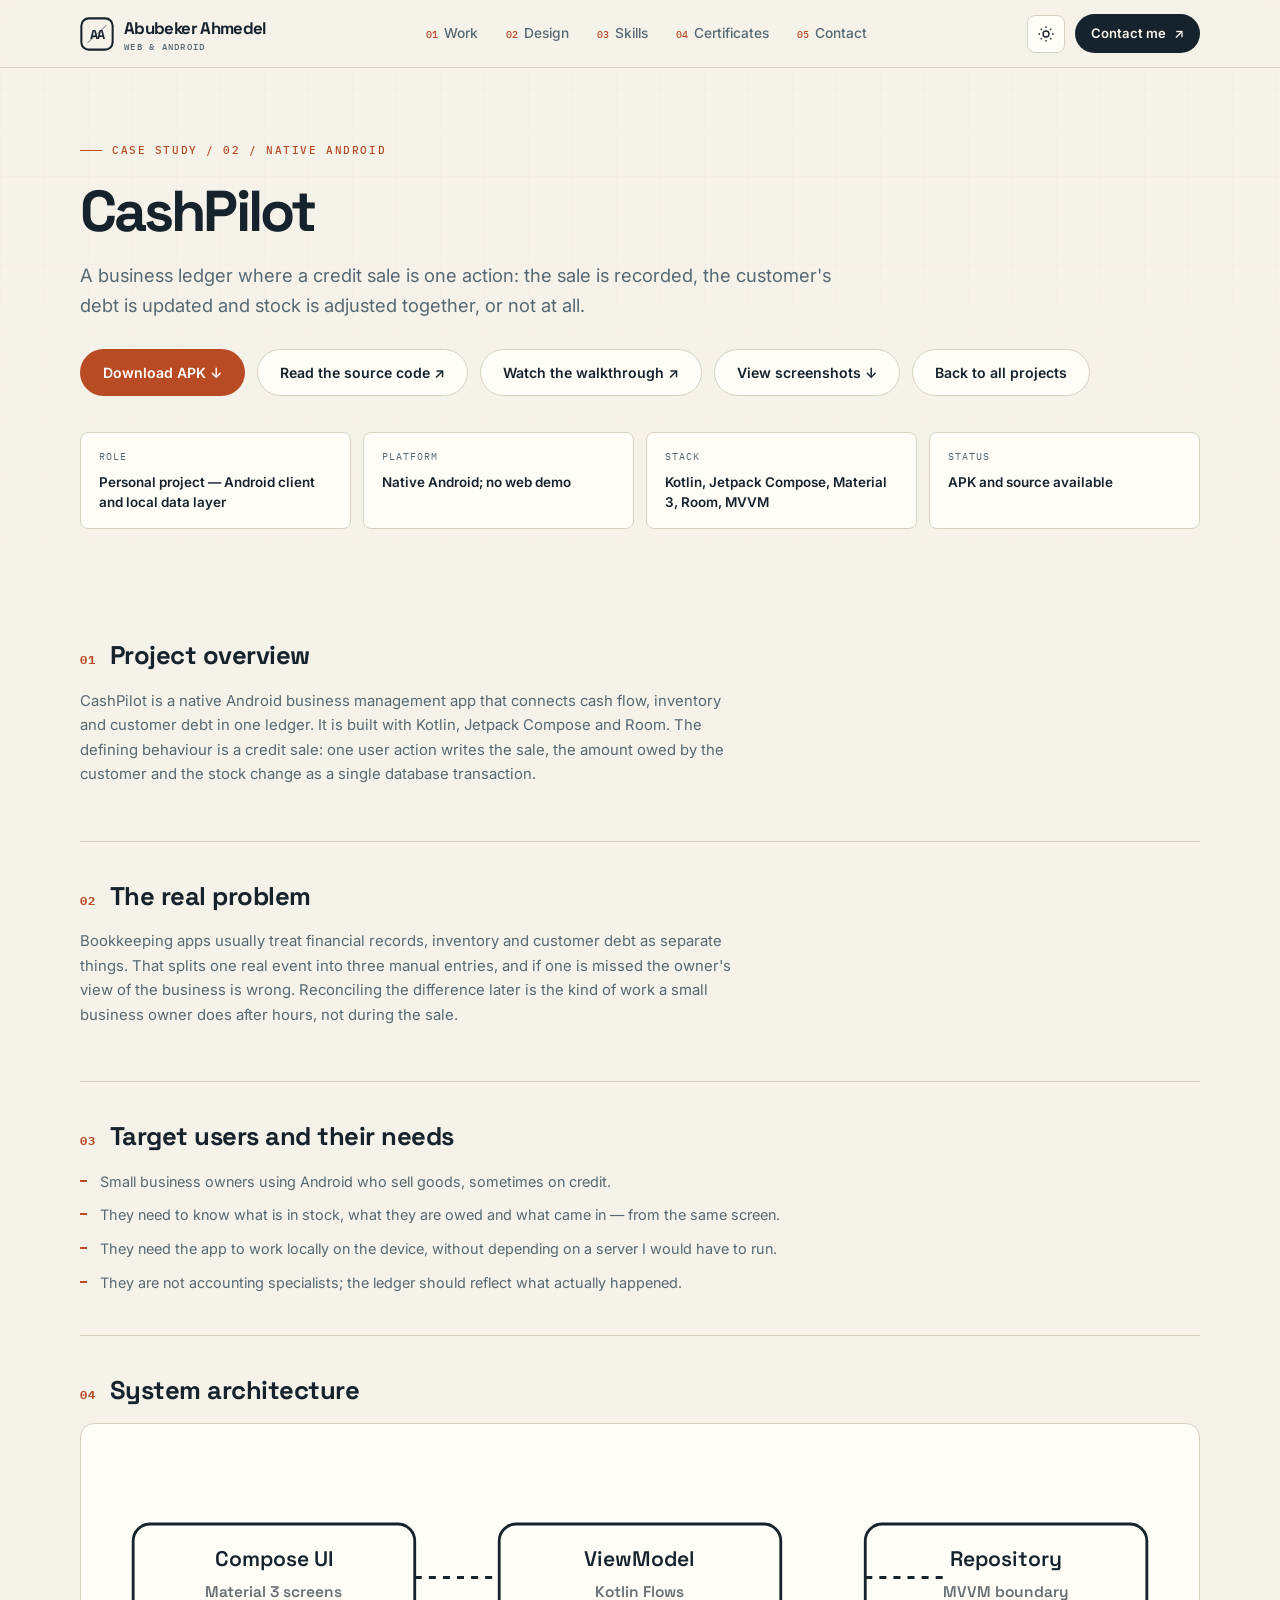
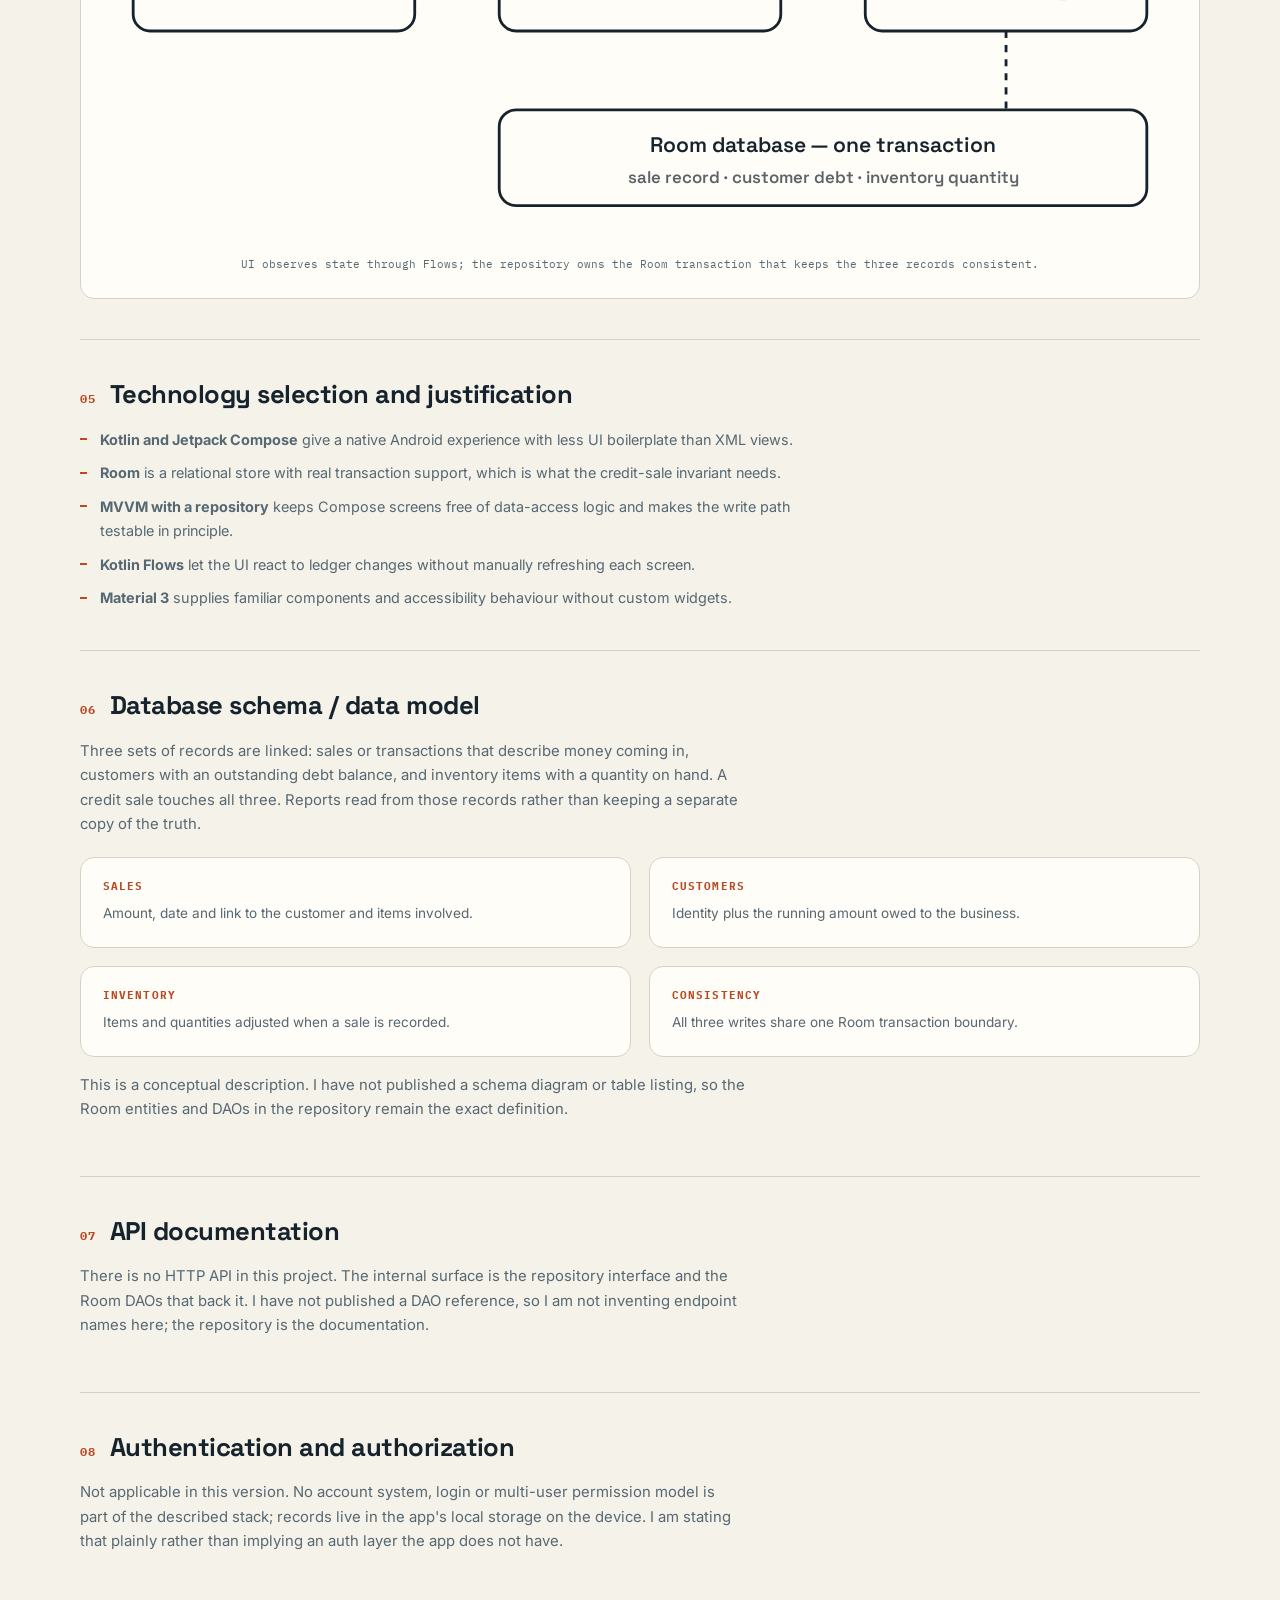
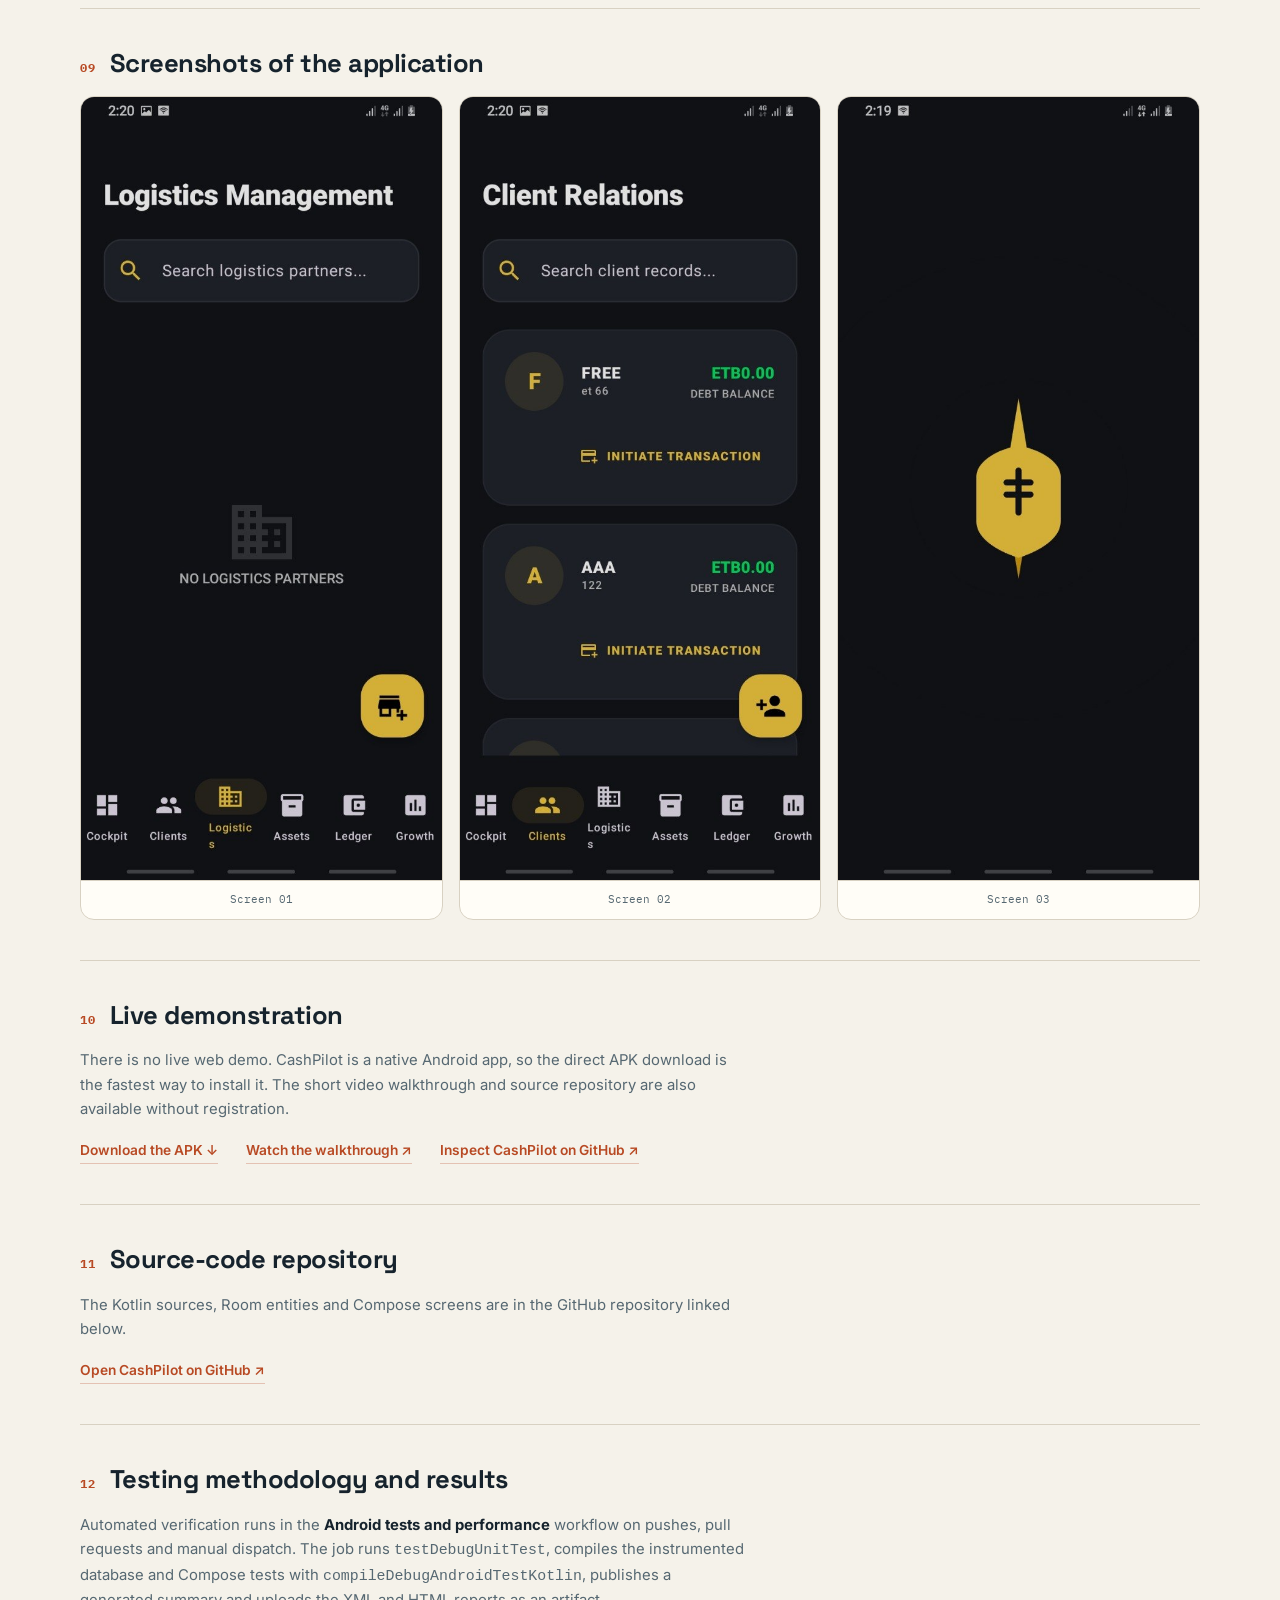
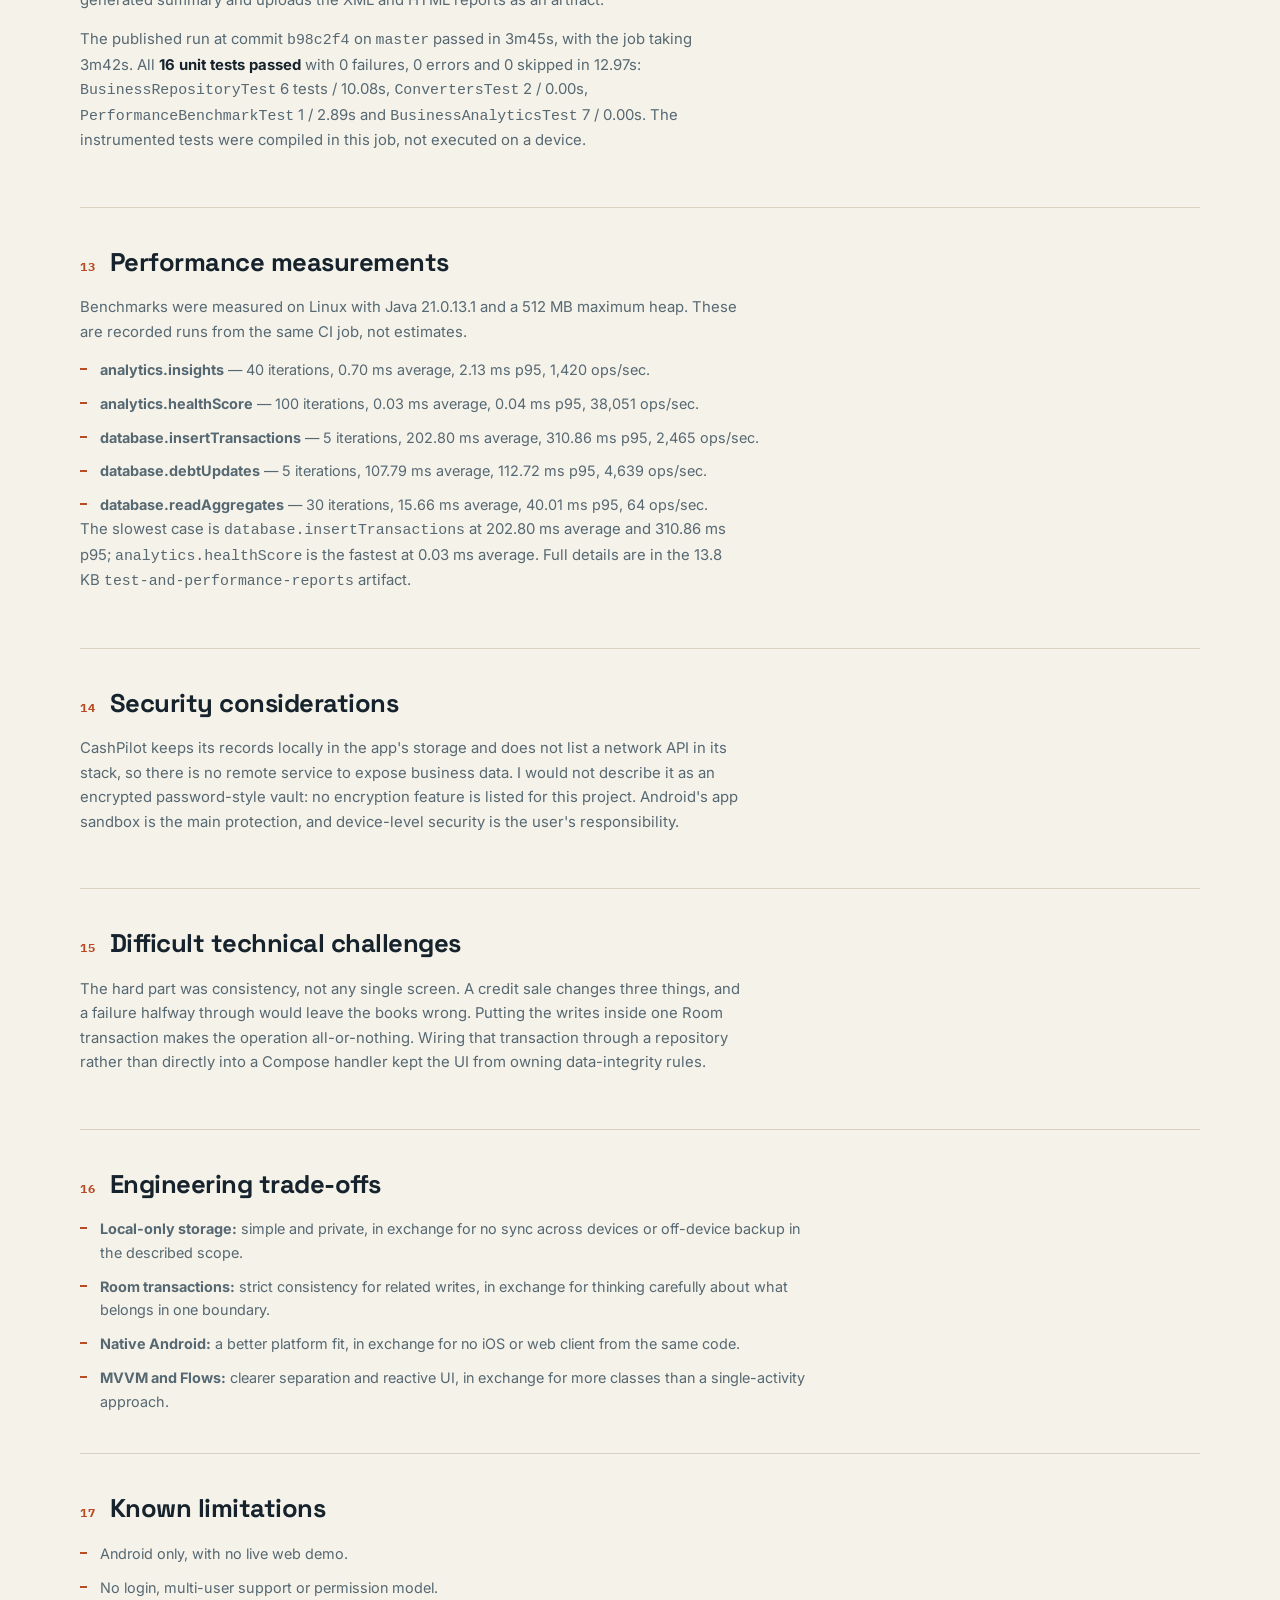
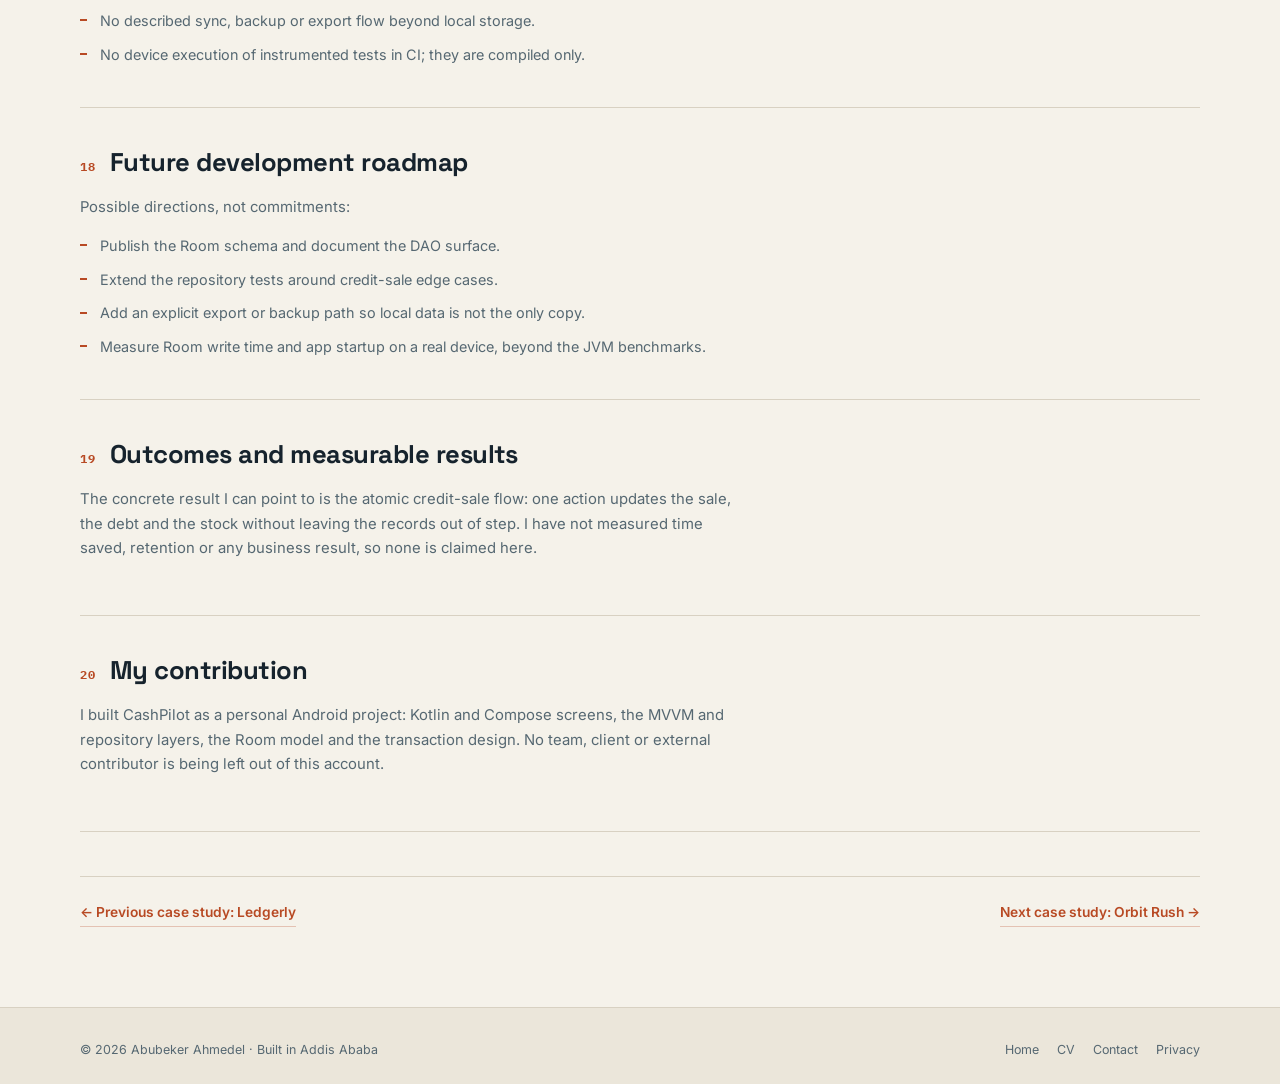
<file: case-studies/cashpilot.html>
<!DOCTYPE html>
<html lang="en">
<head>
  <meta charset="UTF-8">
  <meta name="viewport" content="width=device-width, initial-scale=1.0">
  <title>CashPilot — Case Study | Abubeker Ahmedel</title>
  <meta name="description" content="Case study for CashPilot: a native Android business ledger built with Kotlin, Jetpack Compose and Room, where a credit sale updates cash flow, customer debt and stock in one transaction.">
  <meta name="robots" content="index, follow">
  <link rel="canonical" href="https://www.abubeker-ahmedel.com/case-studies/cashpilot.html">
  <meta property="og:type" content="article">
  <meta property="og:url" content="https://www.abubeker-ahmedel.com/case-studies/cashpilot.html">
  <meta property="og:title" content="CashPilot — Case Study">
  <meta property="og:description" content="One Room transaction keeps cash flow, customer debt and inventory in agreement.">
  <meta property="og:image" content="https://www.abubeker-ahmedel.com/og-image.png">
  <meta name="twitter:card" content="summary_large_image">
  <meta name="theme-color" content="#f5f2ea" media="(prefers-color-scheme: light)">
  <meta name="theme-color" content="#0d151d" media="(prefers-color-scheme: dark)">
  <link rel="preconnect" href="https://fonts.googleapis.com">
  <link rel="preconnect" href="https://fonts.gstatic.com" crossorigin>
  <link href="https://fonts.googleapis.com/css2?family=IBM+Plex+Mono:wght@400;500&family=Inter:wght@400;500;600;700&family=Space+Grotesk:wght@500;600;700&display=swap" rel="stylesheet">
  <link rel="stylesheet" href="../style.css">
  <link rel="icon" type="image/svg+xml" href="../icon-aa-v4.svg?v=aa-v4">
  <link rel="icon" type="image/x-icon" href="../icon-aa-v4.ico?v=aa-v4">
  <link rel="shortcut icon" href="../icon-aa-v4.ico?v=aa-v4">
  <link rel="icon" type="image/png" sizes="32x32" href="../icon-aa-v4-32.png?v=aa-v4">
  <link rel="icon" type="image/png" sizes="16x16" href="../icon-aa-v4-16.png?v=aa-v4">
  <link rel="apple-touch-icon" sizes="180x180" href="../icon-aa-v4-180.png?v=aa-v4">
  <link rel="manifest" href="../site.webmanifest?v=aa-v4">
  <script>
    (function(){try{var t=localStorage.getItem('aa-theme');if(!t){t=window.matchMedia('(prefers-color-scheme: dark)').matches?'dark':'light'}document.documentElement.setAttribute('data-theme',t)}catch(e){}})();
  </script>
  <script type="application/ld+json">
    {"@context":"https://schema.org","@type":"TechArticle","headline":"CashPilot — Case Study","url":"https://www.abubeker-ahmedel.com/case-studies/cashpilot.html","description":"A native Android business ledger with atomic credit-sale handling, built with Kotlin, Jetpack Compose and Room.","author":{"@type":"Person","name":"Abubeker Ahmedel","url":"https://www.abubeker-ahmedel.com/"},"about":["Kotlin","Jetpack Compose","Room","Android","MVVM"],"mainEntityOfPage":"https://www.abubeker-ahmedel.com/case-studies/cashpilot.html"}
  </script>
</head>
<body>
  <a class="skip-link" href="#main">Skip to case study</a>

  <header class="site-header">
    <nav class="nav container" aria-label="Main navigation">
      <a class="brand" href="../index.html" aria-label="Abubeker Ahmedel — home">
        <svg class="brand-mark" viewBox="0 0 100 100" aria-hidden="true">
          <rect x="4" y="4" width="92" height="92" rx="22" fill="none" stroke="currentColor" stroke-width="6"/>
          <path d="M22 76 78 24" stroke="currentColor" stroke-width="3" opacity=".45"/>
          <text x="50" y="64" text-anchor="middle" font-family="Space Grotesk, sans-serif" font-size="38" font-weight="700" letter-spacing="-4" fill="currentColor">AA</text>
        </svg>
        <span class="brand-text">Abubeker Ahmedel<small>Web &amp; Android</small></span>
      </a>
      <div class="nav-links" id="navLinks">
        <a href="../index.html#work"><span class="nav-index" aria-hidden="true">01</span>Work</a>
        <a href="../index.html#design"><span class="nav-index" aria-hidden="true">02</span>Design</a>
        <a href="../index.html#skills"><span class="nav-index" aria-hidden="true">03</span>Skills</a>
        <a href="../index.html#certs"><span class="nav-index" aria-hidden="true">04</span>Certificates</a>
        <a href="../contact.html"><span class="nav-index" aria-hidden="true">05</span>Contact</a>
      </div>
      <div class="nav-actions">
        <button class="icon-btn" id="themeToggle" type="button" aria-label="Switch to dark theme" aria-pressed="false">
          <svg class="sun" viewBox="0 0 24 24" fill="none" stroke="currentColor" stroke-width="1.8" aria-hidden="true"><circle cx="12" cy="12" r="4"/><path d="M12 2v2M12 20v2M4.9 4.9l1.4 1.4M17.7 17.7l1.4 1.4M2 12h2M20 12h2M4.9 19.1l1.4-1.4M17.7 6.3l1.4-1.4"/></svg>
          <svg class="moon" viewBox="0 0 24 24" fill="none" stroke="currentColor" stroke-width="1.8" aria-hidden="true"><path d="M20 14.5A8.5 8.5 0 0 1 9.5 4a8.5 8.5 0 1 0 10.5 10.5Z"/></svg>
        </button>
        <a class="nav-cta" href="../contact.html">Contact me <span aria-hidden="true">↗</span></a>
        <button class="icon-btn menu-btn" id="menuBtn" type="button" aria-label="Open navigation menu" aria-expanded="false" aria-controls="navLinks">
          <svg viewBox="0 0 24 24" fill="none" stroke="currentColor" stroke-width="1.8" aria-hidden="true"><path d="M4 7h16M4 12h16M4 17h16"/></svg>
        </button>
      </div>
    </nav>
  </header>

  <main id="main">
    <section class="page-hero" id="top" aria-labelledby="case-title">
      <div class="container">
        <span class="eyebrow">Case study / 02 / Native Android</span>
        <h1 id="case-title">CashPilot</h1>
        <p class="lede">A business ledger where a credit sale is one action: the sale is recorded, the customer's debt is updated and stock is adjusted together, or not at all.</p>
        <div class="page-actions">
          <a class="btn btn-primary" href="../CashPilot.apk" download="CashPilot.apk">Download APK ↓</a>
          <a class="btn btn-quiet" href="https://github.com/abu-pixel/CashPilot" target="_blank" rel="noopener noreferrer">Read the source code ↗</a>
          <a class="btn btn-quiet" href="https://youtube.com/shorts/o6mfcSO4YlA?si=r8xiOW5oT7iA7HXM" target="_blank" rel="noopener noreferrer">Watch the walkthrough ↗</a>
          <a class="btn btn-quiet" href="#s9">View screenshots ↓</a>
          <a class="btn btn-quiet" href="../index.html#work">Back to all projects</a>
        </div>
        <dl class="fact-grid">
          <div class="fact"><dt>Role</dt><dd>Personal project — Android client and local data layer</dd></div>
          <div class="fact"><dt>Platform</dt><dd>Native Android; no web demo</dd></div>
          <div class="fact"><dt>Stack</dt><dd>Kotlin, Jetpack Compose, Material 3, Room, MVVM</dd></div>
          <div class="fact"><dt>Status</dt><dd>APK and source available</dd></div>
        </dl>
      </div>
    </section>

    <div class="container case-body">
      <section class="case-section" aria-labelledby="s1"><h2 id="s1"><span>01</span>Project overview</h2>
        <p>CashPilot is a native Android business management app that connects cash flow, inventory and customer debt in one ledger. It is built with Kotlin, Jetpack Compose and Room. The defining behaviour is a credit sale: one user action writes the sale, the amount owed by the customer and the stock change as a single database transaction.</p>
      </section>

      <section class="case-section" aria-labelledby="s2"><h2 id="s2"><span>02</span>The real problem</h2>
        <p>Bookkeeping apps usually treat financial records, inventory and customer debt as separate things. That splits one real event into three manual entries, and if one is missed the owner's view of the business is wrong. Reconciling the difference later is the kind of work a small business owner does after hours, not during the sale.</p>
      </section>

      <section class="case-section" aria-labelledby="s3"><h2 id="s3"><span>03</span>Target users and their needs</h2>
        <ul>
          <li>Small business owners using Android who sell goods, sometimes on credit.</li>
          <li>They need to know what is in stock, what they are owed and what came in — from the same screen.</li>
          <li>They need the app to work locally on the device, without depending on a server I would have to run.</li>
          <li>They are not accounting specialists; the ledger should reflect what actually happened.</li>
        </ul>
      </section>

      <section class="case-section" aria-labelledby="s4"><h2 id="s4"><span>04</span>System architecture</h2>
        <figure class="diagram">
          <svg viewBox="0 0 760 280" role="img" aria-labelledby="diagTitle diagDesc">
            <title id="diagTitle">CashPilot system architecture</title>
            <desc id="diagDesc">Compose screens observe a ViewModel through Kotlin Flows. The ViewModel calls a Repository, which writes to Room. A single Room transaction covers the sale, customer debt and inventory changes.</desc>
            <g fill="none" stroke="currentColor" stroke-width="2">
              <rect x="20" y="54" width="200" height="76" rx="12"/>
              <rect x="280" y="54" width="200" height="76" rx="12"/>
              <rect x="540" y="54" width="200" height="76" rx="12"/>
              <path d="M220 92h60m260 0h60" stroke-dasharray="5 5"/>
              <path d="M640 130v56" stroke-dasharray="5 5"/>
              <rect x="280" y="186" width="460" height="68" rx="12"/>
            </g>
            <g font-family="Space Grotesk, sans-serif" font-size="15" font-weight="600" fill="currentColor" text-anchor="middle">
              <text x="120" y="84">Compose UI</text><text x="120" y="106" font-size="11" opacity=".65">Material 3 screens</text>
              <text x="380" y="84">ViewModel</text><text x="380" y="106" font-size="11" opacity=".65">Kotlin Flows</text>
              <text x="640" y="84">Repository</text><text x="640" y="106" font-size="11" opacity=".65">MVVM boundary</text>
              <text x="510" y="216">Room database — one transaction</text>
              <text x="510" y="238" font-size="12" opacity=".7">sale record · customer debt · inventory quantity</text>
            </g>
          </svg>
          <figcaption>UI observes state through Flows; the repository owns the Room transaction that keeps the three records consistent.</figcaption>
        </figure>
      </section>

      <section class="case-section" aria-labelledby="s5"><h2 id="s5"><span>05</span>Technology selection and justification</h2>
        <ul>
          <li><strong>Kotlin and Jetpack Compose</strong> give a native Android experience with less UI boilerplate than XML views.</li>
          <li><strong>Room</strong> is a relational store with real transaction support, which is what the credit-sale invariant needs.</li>
          <li><strong>MVVM with a repository</strong> keeps Compose screens free of data-access logic and makes the write path testable in principle.</li>
          <li><strong>Kotlin Flows</strong> let the UI react to ledger changes without manually refreshing each screen.</li>
          <li><strong>Material 3</strong> supplies familiar components and accessibility behaviour without custom widgets.</li>
        </ul>
      </section>

      <section class="case-section" aria-labelledby="s6"><h2 id="s6"><span>06</span>Database schema / data model</h2>
        <p>Three sets of records are linked: sales or transactions that describe money coming in, customers with an outstanding debt balance, and inventory items with a quantity on hand. A credit sale touches all three. Reports read from those records rather than keeping a separate copy of the truth.</p>
        <div class="case-grid">
          <div class="case-box"><h3>Sales</h3><p>Amount, date and link to the customer and items involved.</p></div>
          <div class="case-box"><h3>Customers</h3><p>Identity plus the running amount owed to the business.</p></div>
          <div class="case-box"><h3>Inventory</h3><p>Items and quantities adjusted when a sale is recorded.</p></div>
          <div class="case-box"><h3>Consistency</h3><p>All three writes share one Room transaction boundary.</p></div>
        </div>
        <p style="margin-top:16px">This is a conceptual description. I have not published a schema diagram or table listing, so the Room entities and DAOs in the repository remain the exact definition.</p>
      </section>

      <section class="case-section" aria-labelledby="s7"><h2 id="s7"><span>07</span>API documentation</h2>
        <p>There is no HTTP API in this project. The internal surface is the repository interface and the Room DAOs that back it. I have not published a DAO reference, so I am not inventing endpoint names here; the repository is the documentation.</p>
      </section>

      <section class="case-section" aria-labelledby="s8"><h2 id="s8"><span>08</span>Authentication and authorization</h2>
        <p>Not applicable in this version. No account system, login or multi-user permission model is part of the described stack; records live in the app's local storage on the device. I am stating that plainly rather than implying an auth layer the app does not have.</p>
      </section>

      <section class="case-section" aria-labelledby="s9"><h2 id="s9"><span>09</span>Screenshots of the application</h2>
        <div class="screenshot-grid portrait-grid">
          <figure class="shot portrait"><a href="../screenshots/cashpilot/01.jpg" target="_blank" rel="noopener noreferrer"><img src="../screenshots/cashpilot/01.jpg" alt="CashPilot screenshot 1" loading="lazy"></a><figcaption>Screen 01</figcaption></figure>
          <figure class="shot portrait"><a href="../screenshots/cashpilot/02.jpg" target="_blank" rel="noopener noreferrer"><img src="../screenshots/cashpilot/02.jpg" alt="CashPilot screenshot 2" loading="lazy"></a><figcaption>Screen 02</figcaption></figure>
          <figure class="shot portrait"><a href="../screenshots/cashpilot/03.jpg" target="_blank" rel="noopener noreferrer"><img src="../screenshots/cashpilot/03.jpg" alt="CashPilot screenshot 3" loading="lazy"></a><figcaption>Screen 03</figcaption></figure>
        </div>
      </section>

      <section class="case-section" aria-labelledby="s10"><h2 id="s10"><span>10</span>Live demonstration</h2>
        <p>There is no live web demo. CashPilot is a native Android app, so the direct APK download is the fastest way to install it. The short video walkthrough and source repository are also available without registration.</p>
        <a class="text-link" href="../CashPilot.apk" download="CashPilot.apk">Download the APK ↓</a>
        <a class="text-link" style="margin-left:24px" href="https://youtube.com/shorts/o6mfcSO4YlA?si=r8xiOW5oT7iA7HXM" target="_blank" rel="noopener noreferrer">Watch the walkthrough ↗</a>
        <a class="text-link" style="margin-left:24px" href="https://github.com/abu-pixel/CashPilot" target="_blank" rel="noopener noreferrer">Inspect CashPilot on GitHub ↗</a>
      </section>

      <section class="case-section" aria-labelledby="s11"><h2 id="s11"><span>11</span>Source-code repository</h2>
        <p>The Kotlin sources, Room entities and Compose screens are in the GitHub repository linked below.</p>
        <a class="text-link" href="https://github.com/abu-pixel/CashPilot" target="_blank" rel="noopener noreferrer">Open CashPilot on GitHub ↗</a>
      </section>

      <section class="case-section" aria-labelledby="s12"><h2 id="s12"><span>12</span>Testing methodology and results</h2>
        <p>Automated verification runs in the <strong>Android tests and performance</strong> workflow on pushes, pull requests and manual dispatch. The job runs <code>testDebugUnitTest</code>, compiles the instrumented database and Compose tests with <code>compileDebugAndroidTestKotlin</code>, publishes a generated summary and uploads the XML and HTML reports as an artifact.</p>
        <p>The published run at commit <code>b98c2f4</code> on <code>master</code> passed in 3m45s, with the job taking 3m42s. All <strong>16 unit tests passed</strong> with 0 failures, 0 errors and 0 skipped in 12.97s: <code>BusinessRepositoryTest</code> 6 tests / 10.08s, <code>ConvertersTest</code> 2 / 0.00s, <code>PerformanceBenchmarkTest</code> 1 / 2.89s and <code>BusinessAnalyticsTest</code> 7 / 0.00s. The instrumented tests were compiled in this job, not executed on a device.</p>
      </section>

      <section class="case-section" aria-labelledby="s13"><h2 id="s13"><span>13</span>Performance measurements</h2>
        <p>Benchmarks were measured on Linux with Java 21.0.13.1 and a 512 MB maximum heap. These are recorded runs from the same CI job, not estimates.</p>
        <ul>
          <li><strong>analytics.insights</strong> — 40 iterations, 0.70 ms average, 2.13 ms p95, 1,420 ops/sec.</li>
          <li><strong>analytics.healthScore</strong> — 100 iterations, 0.03 ms average, 0.04 ms p95, 38,051 ops/sec.</li>
          <li><strong>database.insertTransactions</strong> — 5 iterations, 202.80 ms average, 310.86 ms p95, 2,465 ops/sec.</li>
          <li><strong>database.debtUpdates</strong> — 5 iterations, 107.79 ms average, 112.72 ms p95, 4,639 ops/sec.</li>
          <li><strong>database.readAggregates</strong> — 30 iterations, 15.66 ms average, 40.01 ms p95, 64 ops/sec.</li>
        </ul>
        <p>The slowest case is <code>database.insertTransactions</code> at 202.80 ms average and 310.86 ms p95; <code>analytics.healthScore</code> is the fastest at 0.03 ms average. Full details are in the 13.8 KB <code>test-and-performance-reports</code> artifact.</p>
      </section>

      <section class="case-section" aria-labelledby="s14"><h2 id="s14"><span>14</span>Security considerations</h2>
        <p>CashPilot keeps its records locally in the app's storage and does not list a network API in its stack, so there is no remote service to expose business data. I would not describe it as an encrypted password-style vault: no encryption feature is listed for this project. Android's app sandbox is the main protection, and device-level security is the user's responsibility.</p>
      </section>

      <section class="case-section" aria-labelledby="s15"><h2 id="s15"><span>15</span>Difficult technical challenges</h2>
        <p>The hard part was consistency, not any single screen. A credit sale changes three things, and a failure halfway through would leave the books wrong. Putting the writes inside one Room transaction makes the operation all-or-nothing. Wiring that transaction through a repository rather than directly into a Compose handler kept the UI from owning data-integrity rules.</p>
      </section>

      <section class="case-section" aria-labelledby="s16"><h2 id="s16"><span>16</span>Engineering trade-offs</h2>
        <ul>
          <li><strong>Local-only storage:</strong> simple and private, in exchange for no sync across devices or off-device backup in the described scope.</li>
          <li><strong>Room transactions:</strong> strict consistency for related writes, in exchange for thinking carefully about what belongs in one boundary.</li>
          <li><strong>Native Android:</strong> a better platform fit, in exchange for no iOS or web client from the same code.</li>
          <li><strong>MVVM and Flows:</strong> clearer separation and reactive UI, in exchange for more classes than a single-activity approach.</li>
        </ul>
      </section>

      <section class="case-section" aria-labelledby="s17"><h2 id="s17"><span>17</span>Known limitations</h2>
        <ul>
          <li>Android only, with no live web demo.</li>
          <li>No login, multi-user support or permission model.</li>
          <li>No described sync, backup or export flow beyond local storage.</li>
          <li>No device execution of instrumented tests in CI; they are compiled only.</li>
        </ul>
      </section>

      <section class="case-section" aria-labelledby="s18"><h2 id="s18"><span>18</span>Future development roadmap</h2>
        <p>Possible directions, not commitments:</p>
        <ul>
          <li>Publish the Room schema and document the DAO surface.</li>
          <li>Extend the repository tests around credit-sale edge cases.</li>
          <li>Add an explicit export or backup path so local data is not the only copy.</li>
          <li>Measure Room write time and app startup on a real device, beyond the JVM benchmarks.</li>
        </ul>
      </section>

      <section class="case-section" aria-labelledby="s19"><h2 id="s19"><span>19</span>Outcomes and measurable results</h2>
        <p>The concrete result I can point to is the atomic credit-sale flow: one action updates the sale, the debt and the stock without leaving the records out of step. I have not measured time saved, retention or any business result, so none is claimed here.</p>
      </section>

      <section class="case-section" aria-labelledby="s20"><h2 id="s20"><span>20</span>My contribution</h2>
        <p>I built CashPilot as a personal Android project: Kotlin and Compose screens, the MVVM and repository layers, the Room model and the transaction design. No team, client or external contributor is being left out of this account.</p>
      </section>

      <nav class="case-nav" aria-label="Case study navigation">
        <a class="text-link" href="ledgerly.html">← Previous case study: Ledgerly</a>
        <a class="text-link" href="orbit-rush.html">Next case study: Orbit Rush →</a>
      </nav>
    </div>
  </main>

  <footer class="footer">
    <div class="container footer-inner">
      <p>© <span data-year>2026</span> Abubeker Ahmedel · Built in Addis Ababa</p>
      <div class="footer-links">
        <a href="../index.html">Home</a>
        <a href="../cv.html">CV</a>
        <a href="../contact.html">Contact</a>
        <a href="../privacy.html">Privacy</a>
      </div>
    </div>
  </footer>

  <script src="../script.js" defer></script>
</body>
</html>
</file>
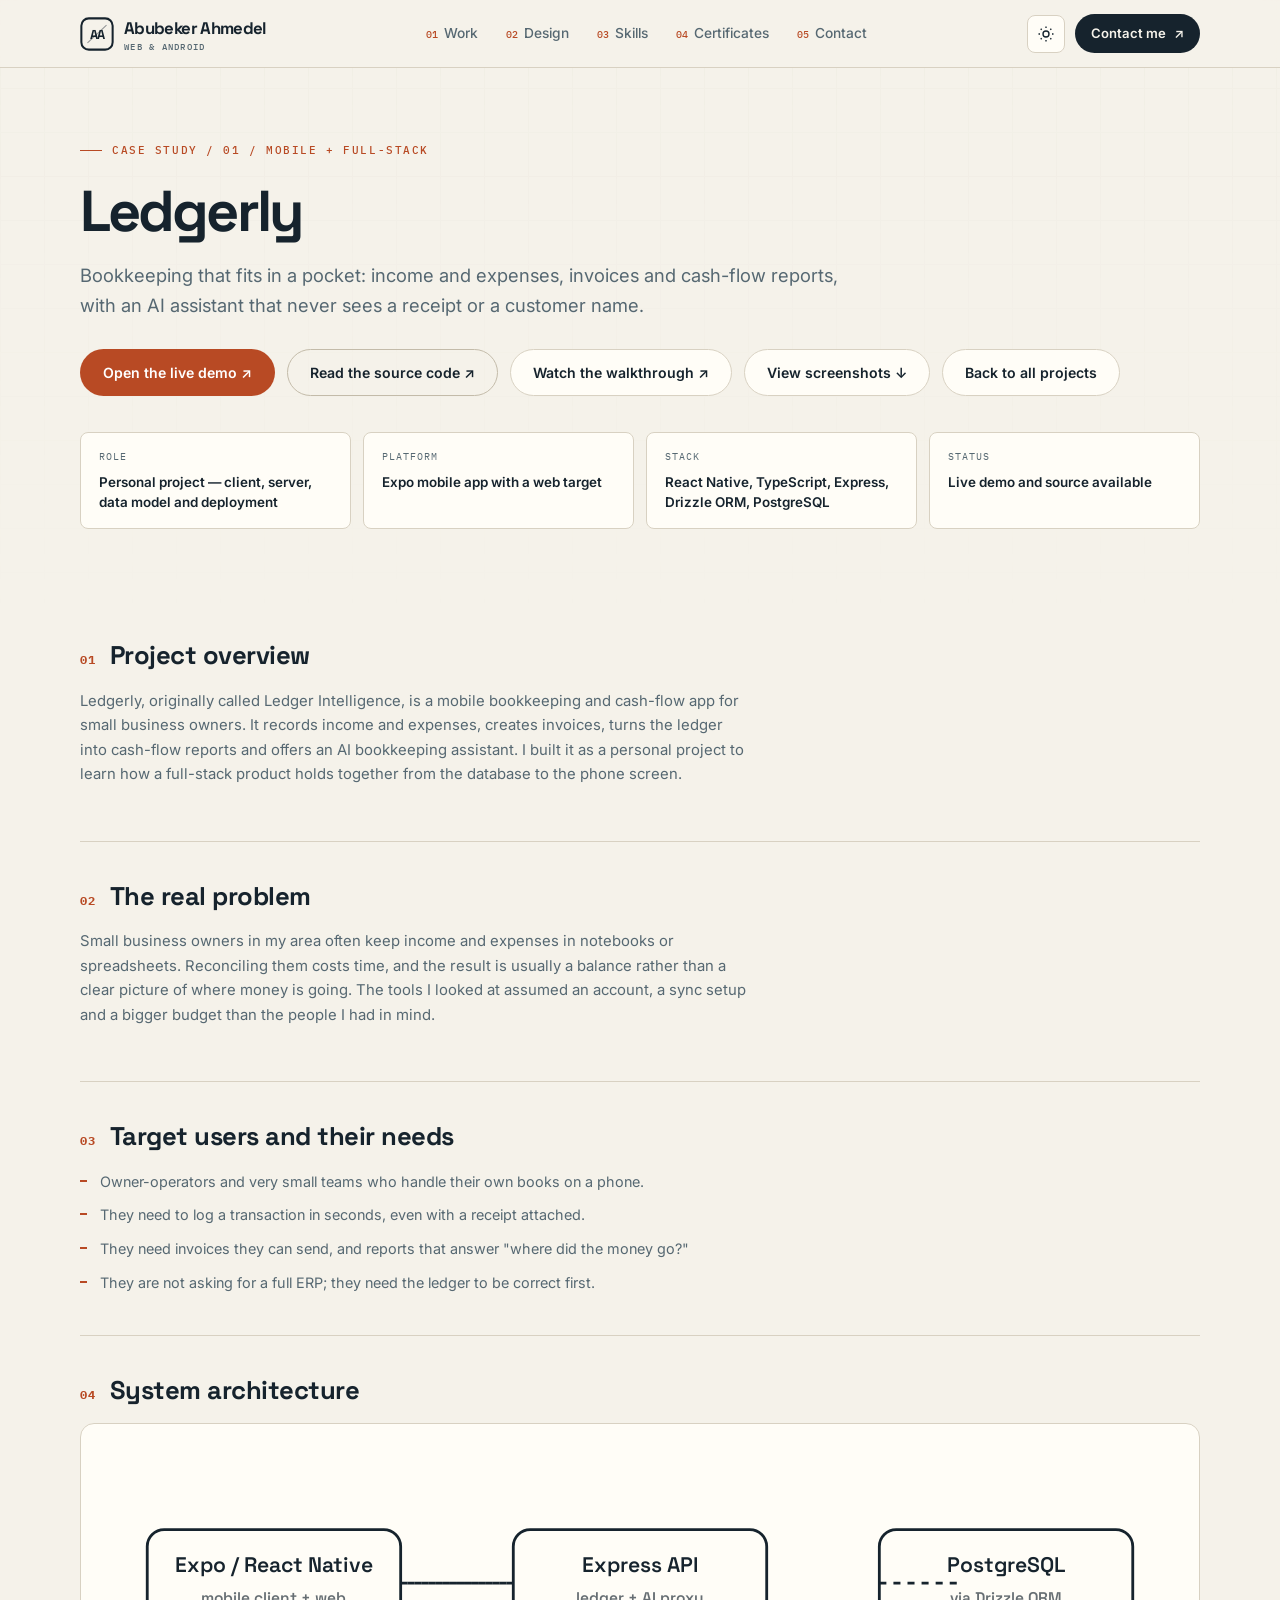
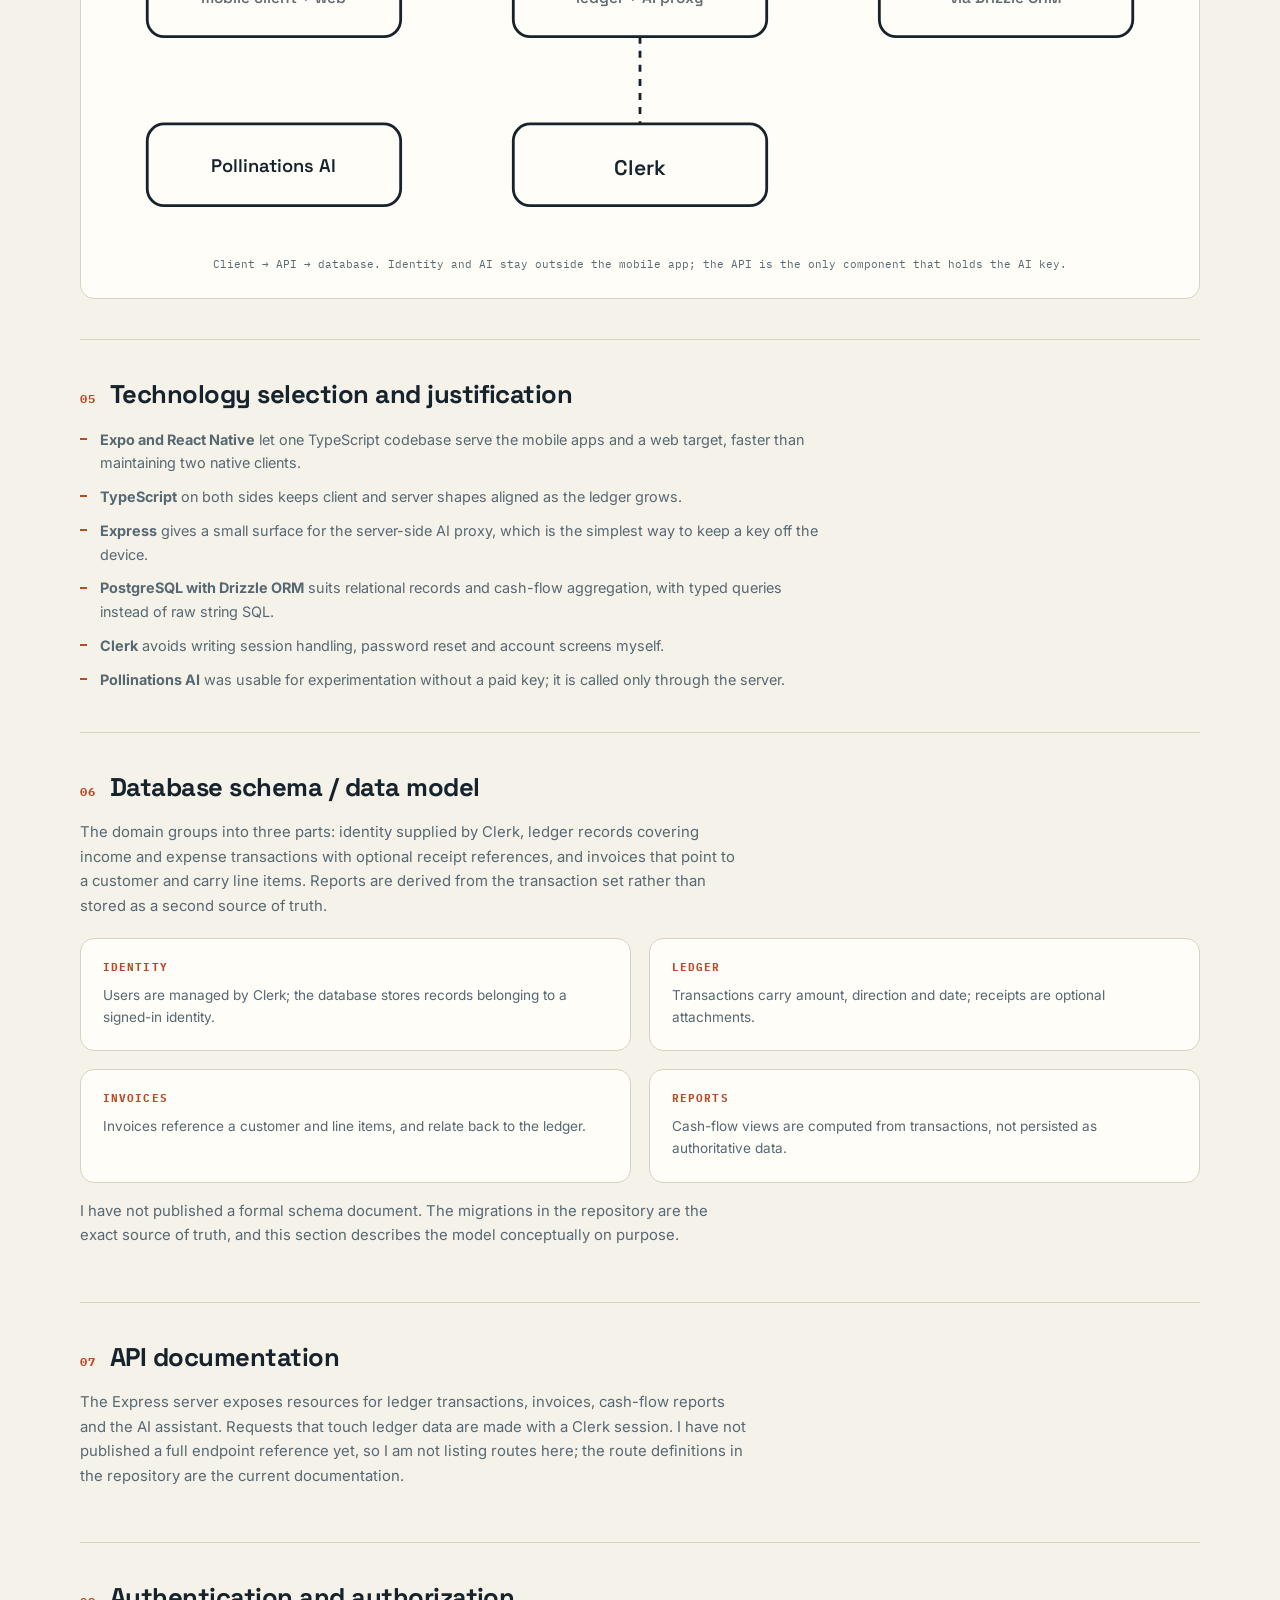
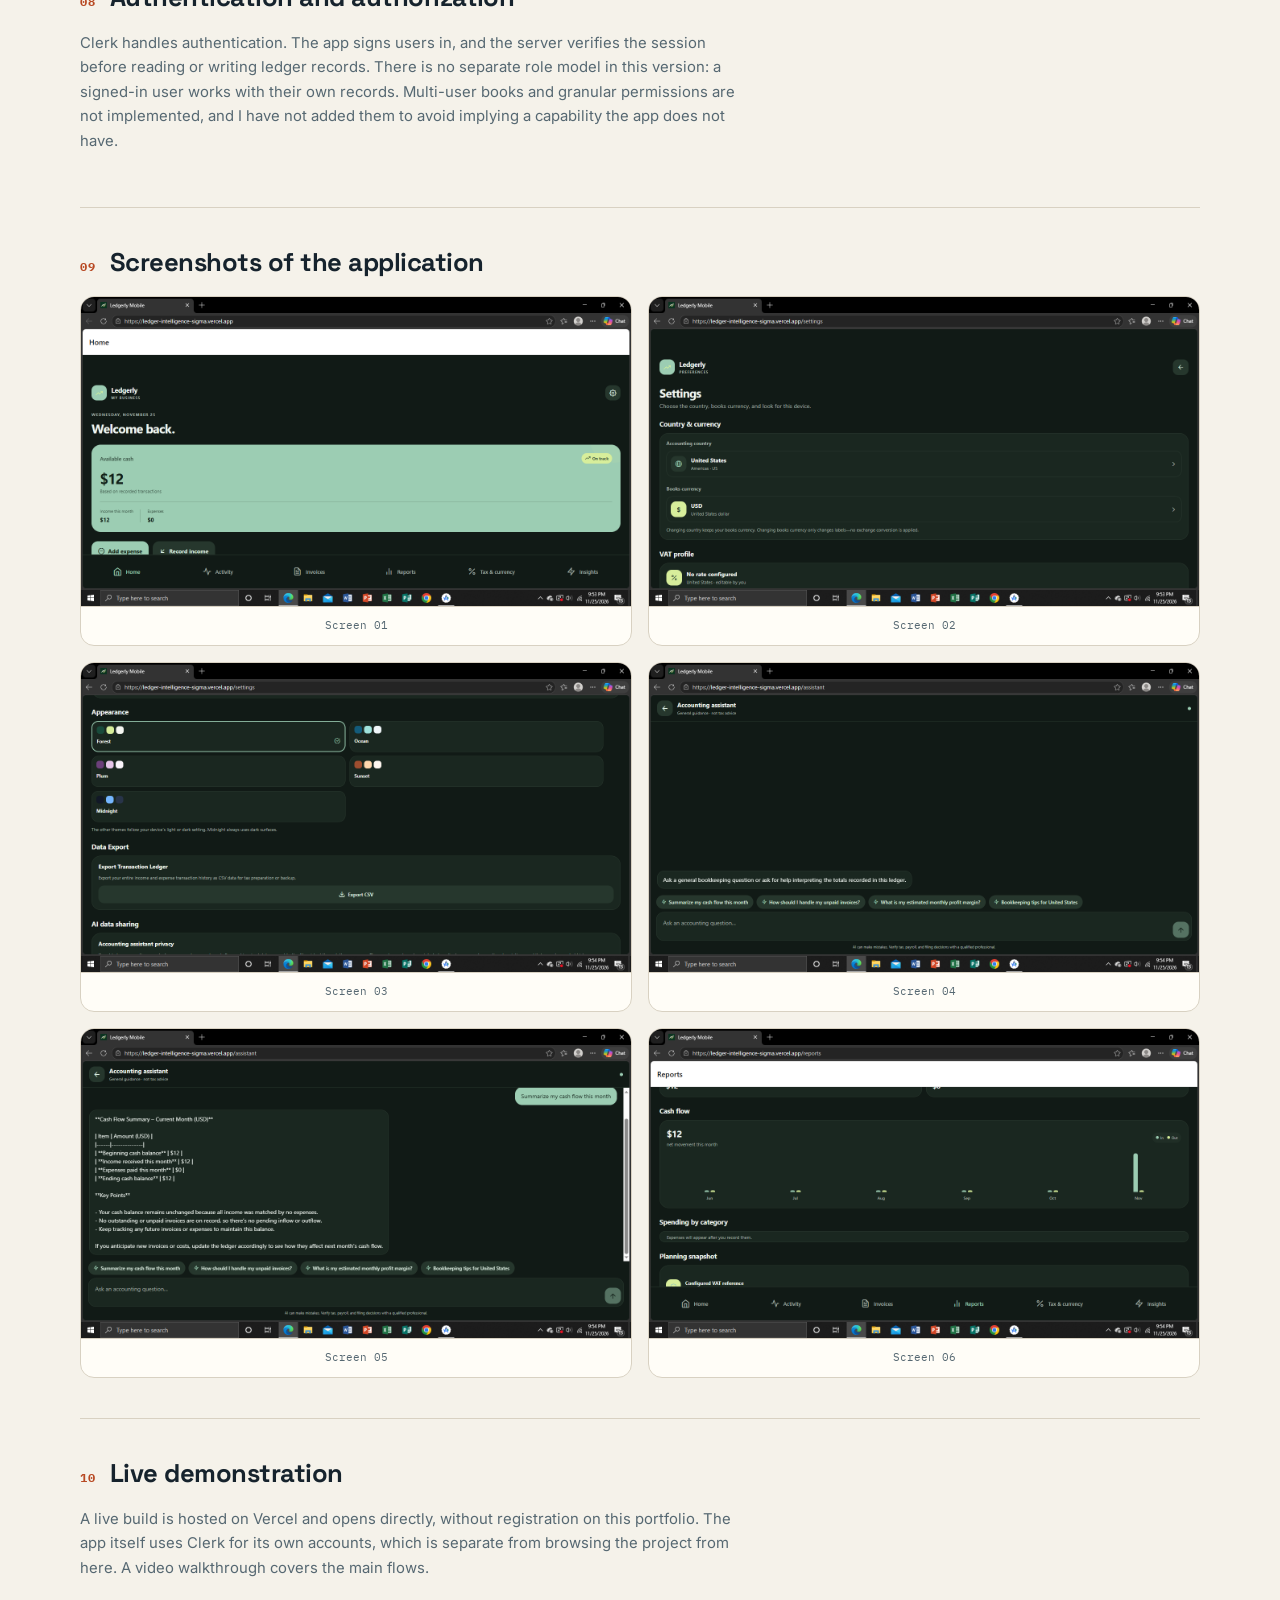
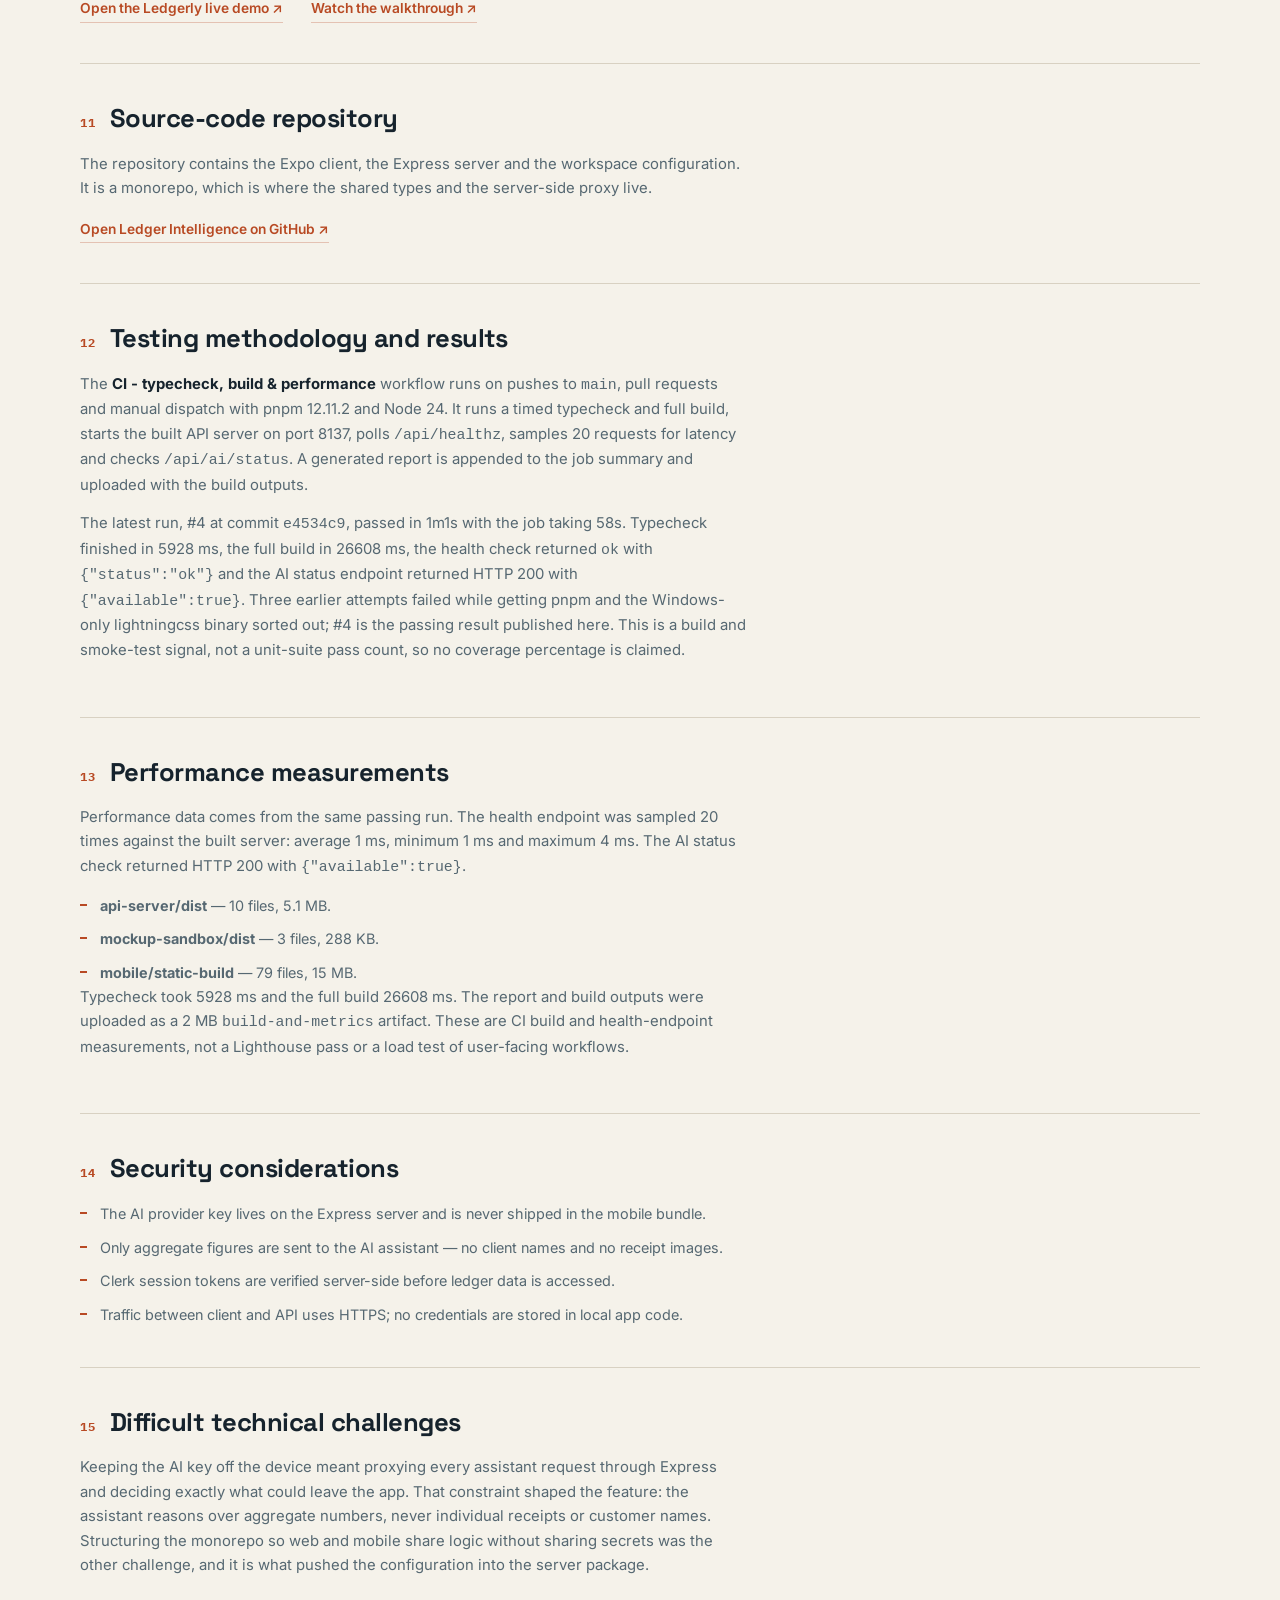
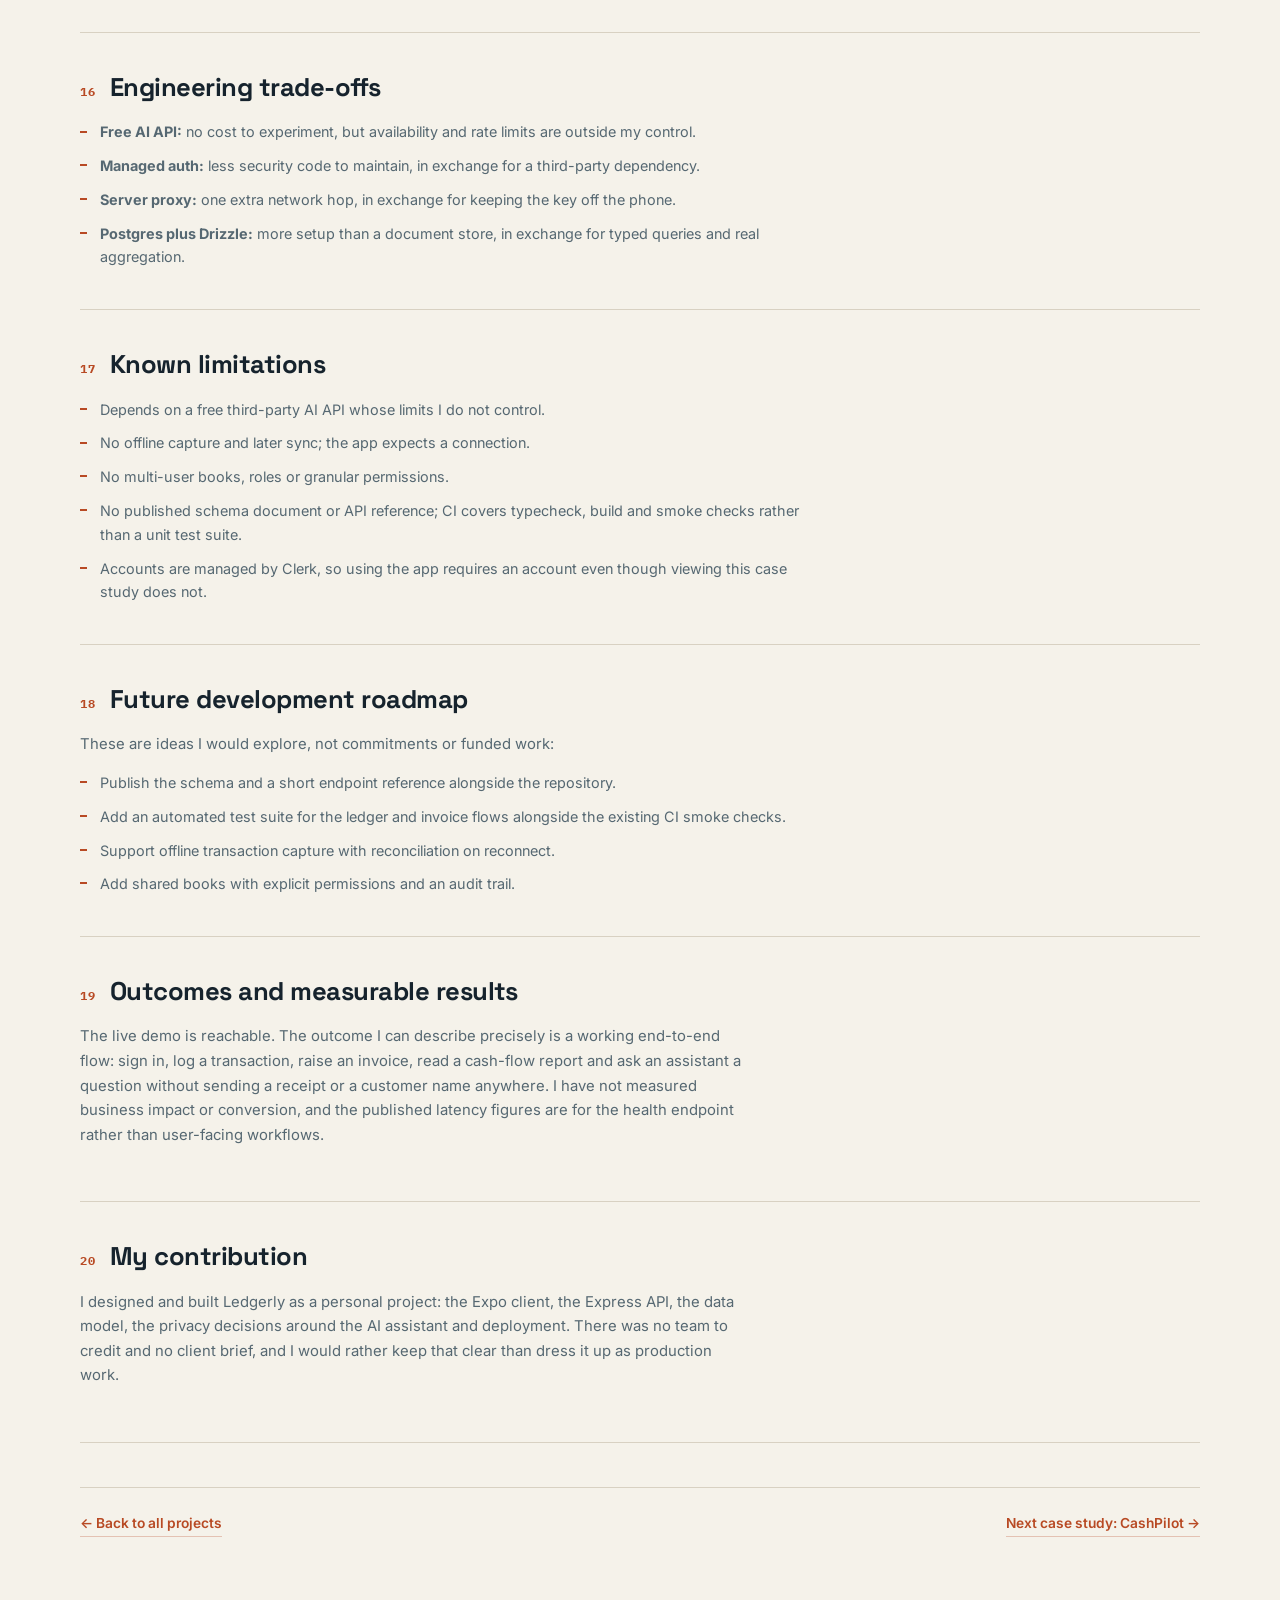
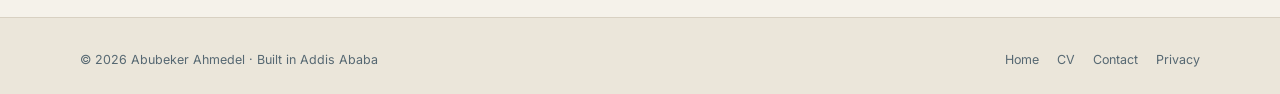
<file: case-studies/ledgerly.html>
<!DOCTYPE html>
<html lang="en">
<head>
  <meta charset="UTF-8">
  <meta name="viewport" content="width=device-width, initial-scale=1.0">
  <title>Ledgerly — Case Study | Abubeker Ahmedel</title>
  <meta name="description" content="Case study for Ledgerly: a React Native bookkeeping and cash-flow app with Clerk auth, a Drizzle/PostgreSQL ledger and a privacy-conscious AI assistant. Problem, architecture, trade-offs and limitations.">
  <meta name="robots" content="index, follow">
  <link rel="canonical" href="https://www.abubeker-ahmedel.com/case-studies/ledgerly.html">
  <meta property="og:type" content="article">
  <meta property="og:url" content="https://www.abubeker-ahmedel.com/case-studies/ledgerly.html">
  <meta property="og:title" content="Ledgerly — Case Study">
  <meta property="og:description" content="Bookkeeping that fits in a pocket, with an AI assistant that never sees a receipt or a customer name.">
  <meta property="og:image" content="https://www.abubeker-ahmedel.com/og-image.png">
  <meta name="twitter:card" content="summary_large_image">
  <meta name="theme-color" content="#f5f2ea" media="(prefers-color-scheme: light)">
  <meta name="theme-color" content="#0d151d" media="(prefers-color-scheme: dark)">
  <link rel="preconnect" href="https://fonts.googleapis.com">
  <link rel="preconnect" href="https://fonts.gstatic.com" crossorigin>
  <link href="https://fonts.googleapis.com/css2?family=IBM+Plex+Mono:wght@400;500&family=Inter:wght@400;500;600;700&family=Space+Grotesk:wght@500;600;700&display=swap" rel="stylesheet">
  <link rel="stylesheet" href="../style.css">
  <link rel="icon" type="image/svg+xml" href="../icon-aa-v4.svg?v=aa-v4">
  <link rel="icon" type="image/x-icon" href="../icon-aa-v4.ico?v=aa-v4">
  <link rel="shortcut icon" href="../icon-aa-v4.ico?v=aa-v4">
  <link rel="icon" type="image/png" sizes="32x32" href="../icon-aa-v4-32.png?v=aa-v4">
  <link rel="icon" type="image/png" sizes="16x16" href="../icon-aa-v4-16.png?v=aa-v4">
  <link rel="apple-touch-icon" sizes="180x180" href="../icon-aa-v4-180.png?v=aa-v4">
  <link rel="manifest" href="../site.webmanifest?v=aa-v4">
  <script>
    (function(){try{var t=localStorage.getItem('aa-theme');if(!t){t=window.matchMedia('(prefers-color-scheme: dark)').matches?'dark':'light'}document.documentElement.setAttribute('data-theme',t)}catch(e){}})();
  </script>
  <script type="application/ld+json">
    {"@context":"https://schema.org","@type":"TechArticle","headline":"Ledgerly — Case Study","url":"https://www.abubeker-ahmedel.com/case-studies/ledgerly.html","description":"A mobile bookkeeping and cash-flow app built with React Native, Express, Clerk and PostgreSQL.","author":{"@type":"Person","name":"Abubeker Ahmedel","url":"https://www.abubeker-ahmedel.com/"},"about":["React Native","TypeScript","Express","PostgreSQL","Clerk"],"mainEntityOfPage":"https://www.abubeker-ahmedel.com/case-studies/ledgerly.html"}
  </script>
</head>
<body>
  <a class="skip-link" href="#main">Skip to case study</a>

  <header class="site-header">
    <nav class="nav container" aria-label="Main navigation">
      <a class="brand" href="../index.html" aria-label="Abubeker Ahmedel — home">
        <svg class="brand-mark" viewBox="0 0 100 100" aria-hidden="true">
          <rect x="4" y="4" width="92" height="92" rx="22" fill="none" stroke="currentColor" stroke-width="6"/>
          <path d="M22 76 78 24" stroke="currentColor" stroke-width="3" opacity=".45"/>
          <text x="50" y="64" text-anchor="middle" font-family="Space Grotesk, sans-serif" font-size="38" font-weight="700" letter-spacing="-4" fill="currentColor">AA</text>
        </svg>
        <span class="brand-text">Abubeker Ahmedel<small>Web &amp; Android</small></span>
      </a>
      <div class="nav-links" id="navLinks">
        <a href="../index.html#work"><span class="nav-index" aria-hidden="true">01</span>Work</a>
        <a href="../index.html#design"><span class="nav-index" aria-hidden="true">02</span>Design</a>
        <a href="../index.html#skills"><span class="nav-index" aria-hidden="true">03</span>Skills</a>
        <a href="../index.html#certs"><span class="nav-index" aria-hidden="true">04</span>Certificates</a>
        <a href="../contact.html"><span class="nav-index" aria-hidden="true">05</span>Contact</a>
      </div>
      <div class="nav-actions">
        <button class="icon-btn" id="themeToggle" type="button" aria-label="Switch to dark theme" aria-pressed="false">
          <svg class="sun" viewBox="0 0 24 24" fill="none" stroke="currentColor" stroke-width="1.8" aria-hidden="true"><circle cx="12" cy="12" r="4"/><path d="M12 2v2M12 20v2M4.9 4.9l1.4 1.4M17.7 17.7l1.4 1.4M2 12h2M20 12h2M4.9 19.1l1.4-1.4M17.7 6.3l1.4-1.4"/></svg>
          <svg class="moon" viewBox="0 0 24 24" fill="none" stroke="currentColor" stroke-width="1.8" aria-hidden="true"><path d="M20 14.5A8.5 8.5 0 0 1 9.5 4a8.5 8.5 0 1 0 10.5 10.5Z"/></svg>
        </button>
        <a class="nav-cta" href="../contact.html">Contact me <span aria-hidden="true">↗</span></a>
        <button class="icon-btn menu-btn" id="menuBtn" type="button" aria-label="Open navigation menu" aria-expanded="false" aria-controls="navLinks">
          <svg viewBox="0 0 24 24" fill="none" stroke="currentColor" stroke-width="1.8" aria-hidden="true"><path d="M4 7h16M4 12h16M4 17h16"/></svg>
        </button>
      </div>
    </nav>
  </header>

  <main id="main">
    <section class="page-hero" id="top" aria-labelledby="case-title">
      <div class="container">
        <span class="eyebrow">Case study / 01 / Mobile + full-stack</span>
        <h1 id="case-title">Ledgerly</h1>
        <p class="lede">Bookkeeping that fits in a pocket: income and expenses, invoices and cash-flow reports, with an AI assistant that never sees a receipt or a customer name.</p>
        <div class="page-actions">
          <a class="btn btn-primary" href="https://ledger-intelligence-sigma.vercel.app" target="_blank" rel="noopener noreferrer">Open the live demo ↗</a>
          <a class="btn btn-ghost" href="https://github.com/abu-pixel/Ledger-Intelligence" target="_blank" rel="noopener noreferrer">Read the source code ↗</a>
          <a class="btn btn-quiet" href="https://youtu.be/7ueqzAuqxAo?si=ta64dsR9jyBRuAHV" target="_blank" rel="noopener noreferrer">Watch the walkthrough ↗</a>
          <a class="btn btn-quiet" href="#s9">View screenshots ↓</a>
          <a class="btn btn-quiet" href="../index.html#work">Back to all projects</a>
        </div>
        <dl class="fact-grid">
          <div class="fact"><dt>Role</dt><dd>Personal project — client, server, data model and deployment</dd></div>
          <div class="fact"><dt>Platform</dt><dd>Expo mobile app with a web target</dd></div>
          <div class="fact"><dt>Stack</dt><dd>React Native, TypeScript, Express, Drizzle ORM, PostgreSQL</dd></div>
          <div class="fact"><dt>Status</dt><dd>Live demo and source available</dd></div>
        </dl>
      </div>
    </section>

    <div class="container case-body">
      <section class="case-section" aria-labelledby="s1"><h2 id="s1"><span>01</span>Project overview</h2>
        <p>Ledgerly, originally called Ledger Intelligence, is a mobile bookkeeping and cash-flow app for small business owners. It records income and expenses, creates invoices, turns the ledger into cash-flow reports and offers an AI bookkeeping assistant. I built it as a personal project to learn how a full-stack product holds together from the database to the phone screen.</p>
      </section>

      <section class="case-section" aria-labelledby="s2"><h2 id="s2"><span>02</span>The real problem</h2>
        <p>Small business owners in my area often keep income and expenses in notebooks or spreadsheets. Reconciling them costs time, and the result is usually a balance rather than a clear picture of where money is going. The tools I looked at assumed an account, a sync setup and a bigger budget than the people I had in mind.</p>
      </section>

      <section class="case-section" aria-labelledby="s3"><h2 id="s3"><span>03</span>Target users and their needs</h2>
        <ul>
          <li>Owner-operators and very small teams who handle their own books on a phone.</li>
          <li>They need to log a transaction in seconds, even with a receipt attached.</li>
          <li>They need invoices they can send, and reports that answer "where did the money go?"</li>
          <li>They are not asking for a full ERP; they need the ledger to be correct first.</li>
        </ul>
      </section>

      <section class="case-section" aria-labelledby="s4"><h2 id="s4"><span>04</span>System architecture</h2>
        <figure class="diagram">
          <svg viewBox="0 0 760 280" role="img" aria-labelledby="diagTitle diagDesc">
            <title id="diagTitle">Ledgerly system architecture</title>
            <desc id="diagDesc">The Expo and React Native app talks to an Express API, which reads and writes PostgreSQL through Drizzle ORM. Clerk provides identity and Pollinations AI is reached only through the server.</desc>
            <g fill="none" stroke="currentColor" stroke-width="2">
              <rect x="30" y="58" width="180" height="76" rx="12"/>
              <rect x="290" y="58" width="180" height="76" rx="12"/>
              <rect x="550" y="58" width="180" height="76" rx="12"/>
              <path d="M210 96h80m260 0h60" stroke-dasharray="5 5"/>
              <path d="M380 134v62M290 96H210" stroke-dasharray="5 5"/>
              <rect x="290" y="196" width="180" height="58" rx="12"/>
              <rect x="30" y="196" width="180" height="58" rx="12"/>
            </g>
            <g font-family="Space Grotesk, sans-serif" font-size="15" font-weight="600" fill="currentColor" text-anchor="middle">
              <text x="120" y="88">Expo / React Native</text><text x="120" y="110" font-size="11" opacity=".65">mobile client + web</text>
              <text x="380" y="88">Express API</text><text x="380" y="110" font-size="11" opacity=".65">ledger + AI proxy</text>
              <text x="640" y="88">PostgreSQL</text><text x="640" y="110" font-size="11" opacity=".65">via Drizzle ORM</text>
              <text x="380" y="232">Clerk</text><text x="120" y="230" font-size="13">Pollinations AI</text>
            </g>
          </svg>
          <figcaption>Client → API → database. Identity and AI stay outside the mobile app; the API is the only component that holds the AI key.</figcaption>
        </figure>
      </section>

      <section class="case-section" aria-labelledby="s5"><h2 id="s5"><span>05</span>Technology selection and justification</h2>
        <ul>
          <li><strong>Expo and React Native</strong> let one TypeScript codebase serve the mobile apps and a web target, faster than maintaining two native clients.</li>
          <li><strong>TypeScript</strong> on both sides keeps client and server shapes aligned as the ledger grows.</li>
          <li><strong>Express</strong> gives a small surface for the server-side AI proxy, which is the simplest way to keep a key off the device.</li>
          <li><strong>PostgreSQL with Drizzle ORM</strong> suits relational records and cash-flow aggregation, with typed queries instead of raw string SQL.</li>
          <li><strong>Clerk</strong> avoids writing session handling, password reset and account screens myself.</li>
          <li><strong>Pollinations AI</strong> was usable for experimentation without a paid key; it is called only through the server.</li>
        </ul>
      </section>

      <section class="case-section" aria-labelledby="s6"><h2 id="s6"><span>06</span>Database schema / data model</h2>
        <p>The domain groups into three parts: identity supplied by Clerk, ledger records covering income and expense transactions with optional receipt references, and invoices that point to a customer and carry line items. Reports are derived from the transaction set rather than stored as a second source of truth.</p>
        <div class="case-grid">
          <div class="case-box"><h3>Identity</h3><p>Users are managed by Clerk; the database stores records belonging to a signed-in identity.</p></div>
          <div class="case-box"><h3>Ledger</h3><p>Transactions carry amount, direction and date; receipts are optional attachments.</p></div>
          <div class="case-box"><h3>Invoices</h3><p>Invoices reference a customer and line items, and relate back to the ledger.</p></div>
          <div class="case-box"><h3>Reports</h3><p>Cash-flow views are computed from transactions, not persisted as authoritative data.</p></div>
        </div>
        <p style="margin-top:16px">I have not published a formal schema document. The migrations in the repository are the exact source of truth, and this section describes the model conceptually on purpose.</p>
      </section>

      <section class="case-section" aria-labelledby="s7"><h2 id="s7"><span>07</span>API documentation</h2>
        <p>The Express server exposes resources for ledger transactions, invoices, cash-flow reports and the AI assistant. Requests that touch ledger data are made with a Clerk session. I have not published a full endpoint reference yet, so I am not listing routes here; the route definitions in the repository are the current documentation.</p>
      </section>

      <section class="case-section" aria-labelledby="s8"><h2 id="s8"><span>08</span>Authentication and authorization</h2>
        <p>Clerk handles authentication. The app signs users in, and the server verifies the session before reading or writing ledger records. There is no separate role model in this version: a signed-in user works with their own records. Multi-user books and granular permissions are not implemented, and I have not added them to avoid implying a capability the app does not have.</p>
      </section>

      <section class="case-section" aria-labelledby="s9"><h2 id="s9"><span>09</span>Screenshots of the application</h2>
        <div class="screenshot-grid">
          <figure class="shot"><a href="../screenshots/ledgerly/01.png" target="_blank" rel="noopener noreferrer"><img src="../screenshots/ledgerly/01.png" alt="Ledgerly screenshot 1" loading="lazy"></a><figcaption>Screen 01</figcaption></figure>
          <figure class="shot"><a href="../screenshots/ledgerly/02.png" target="_blank" rel="noopener noreferrer"><img src="../screenshots/ledgerly/02.png" alt="Ledgerly screenshot 2" loading="lazy"></a><figcaption>Screen 02</figcaption></figure>
          <figure class="shot"><a href="../screenshots/ledgerly/03.png" target="_blank" rel="noopener noreferrer"><img src="../screenshots/ledgerly/03.png" alt="Ledgerly screenshot 3" loading="lazy"></a><figcaption>Screen 03</figcaption></figure>
          <figure class="shot"><a href="../screenshots/ledgerly/04.png" target="_blank" rel="noopener noreferrer"><img src="../screenshots/ledgerly/04.png" alt="Ledgerly screenshot 4" loading="lazy"></a><figcaption>Screen 04</figcaption></figure>
          <figure class="shot"><a href="../screenshots/ledgerly/05.png" target="_blank" rel="noopener noreferrer"><img src="../screenshots/ledgerly/05.png" alt="Ledgerly screenshot 5" loading="lazy"></a><figcaption>Screen 05</figcaption></figure>
          <figure class="shot"><a href="../screenshots/ledgerly/06.png" target="_blank" rel="noopener noreferrer"><img src="../screenshots/ledgerly/06.png" alt="Ledgerly screenshot 6" loading="lazy"></a><figcaption>Screen 06</figcaption></figure>
        </div>
      </section>

      <section class="case-section" aria-labelledby="s10"><h2 id="s10"><span>10</span>Live demonstration</h2>
        <p>A live build is hosted on Vercel and opens directly, without registration on this portfolio. The app itself uses Clerk for its own accounts, which is separate from browsing the project from here. A video walkthrough covers the main flows.</p>
        <a class="text-link" href="https://ledger-intelligence-sigma.vercel.app" target="_blank" rel="noopener noreferrer">Open the Ledgerly live demo ↗</a>
        <a class="text-link" style="margin-left:24px" href="https://youtu.be/7ueqzAuqxAo?si=ta64dsR9jyBRuAHV" target="_blank" rel="noopener noreferrer">Watch the walkthrough ↗</a>
      </section>

      <section class="case-section" aria-labelledby="s11"><h2 id="s11"><span>11</span>Source-code repository</h2>
        <p>The repository contains the Expo client, the Express server and the workspace configuration. It is a monorepo, which is where the shared types and the server-side proxy live.</p>
        <a class="text-link" href="https://github.com/abu-pixel/Ledger-Intelligence" target="_blank" rel="noopener noreferrer">Open Ledger Intelligence on GitHub ↗</a>
      </section>

      <section class="case-section" aria-labelledby="s12"><h2 id="s12"><span>12</span>Testing methodology and results</h2>
        <p>The <strong>CI - typecheck, build &amp; performance</strong> workflow runs on pushes to <code>main</code>, pull requests and manual dispatch with pnpm 12.11.2 and Node 24. It runs a timed typecheck and full build, starts the built API server on port 8137, polls <code>/api/healthz</code>, samples 20 requests for latency and checks <code>/api/ai/status</code>. A generated report is appended to the job summary and uploaded with the build outputs.</p>
        <p>The latest run, #4 at commit <code>e4534c9</code>, passed in 1m1s with the job taking 58s. Typecheck finished in 5928 ms, the full build in 26608 ms, the health check returned <code>ok</code> with <code>{"status":"ok"}</code> and the AI status endpoint returned HTTP 200 with <code>{"available":true}</code>. Three earlier attempts failed while getting pnpm and the Windows-only lightningcss binary sorted out; #4 is the passing result published here. This is a build and smoke-test signal, not a unit-suite pass count, so no coverage percentage is claimed.</p>
      </section>

      <section class="case-section" aria-labelledby="s13"><h2 id="s13"><span>13</span>Performance measurements</h2>
        <p>Performance data comes from the same passing run. The health endpoint was sampled 20 times against the built server: average 1 ms, minimum 1 ms and maximum 4 ms. The AI status check returned HTTP 200 with <code>{"available":true}</code>.</p>
        <ul>
          <li><strong>api-server/dist</strong> — 10 files, 5.1 MB.</li>
          <li><strong>mockup-sandbox/dist</strong> — 3 files, 288 KB.</li>
          <li><strong>mobile/static-build</strong> — 79 files, 15 MB.</li>
        </ul>
        <p>Typecheck took 5928 ms and the full build 26608 ms. The report and build outputs were uploaded as a 2 MB <code>build-and-metrics</code> artifact. These are CI build and health-endpoint measurements, not a Lighthouse pass or a load test of user-facing workflows.</p>
      </section>

      <section class="case-section" aria-labelledby="s14"><h2 id="s14"><span>14</span>Security considerations</h2>
        <ul>
          <li>The AI provider key lives on the Express server and is never shipped in the mobile bundle.</li>
          <li>Only aggregate figures are sent to the AI assistant — no client names and no receipt images.</li>
          <li>Clerk session tokens are verified server-side before ledger data is accessed.</li>
          <li>Traffic between client and API uses HTTPS; no credentials are stored in local app code.</li>
        </ul>
      </section>

      <section class="case-section" aria-labelledby="s15"><h2 id="s15"><span>15</span>Difficult technical challenges</h2>
        <p>Keeping the AI key off the device meant proxying every assistant request through Express and deciding exactly what could leave the app. That constraint shaped the feature: the assistant reasons over aggregate numbers, never individual receipts or customer names. Structuring the monorepo so web and mobile share logic without sharing secrets was the other challenge, and it is what pushed the configuration into the server package.</p>
      </section>

      <section class="case-section" aria-labelledby="s16"><h2 id="s16"><span>16</span>Engineering trade-offs</h2>
        <ul>
          <li><strong>Free AI API:</strong> no cost to experiment, but availability and rate limits are outside my control.</li>
          <li><strong>Managed auth:</strong> less security code to maintain, in exchange for a third-party dependency.</li>
          <li><strong>Server proxy:</strong> one extra network hop, in exchange for keeping the key off the phone.</li>
          <li><strong>Postgres plus Drizzle:</strong> more setup than a document store, in exchange for typed queries and real aggregation.</li>
        </ul>
      </section>

      <section class="case-section" aria-labelledby="s17"><h2 id="s17"><span>17</span>Known limitations</h2>
        <ul>
          <li>Depends on a free third-party AI API whose limits I do not control.</li>
          <li>No offline capture and later sync; the app expects a connection.</li>
          <li>No multi-user books, roles or granular permissions.</li>
          <li>No published schema document or API reference; CI covers typecheck, build and smoke checks rather than a unit test suite.</li>
          <li>Accounts are managed by Clerk, so using the app requires an account even though viewing this case study does not.</li>
        </ul>
      </section>

      <section class="case-section" aria-labelledby="s18"><h2 id="s18"><span>18</span>Future development roadmap</h2>
        <p>These are ideas I would explore, not commitments or funded work:</p>
        <ul>
          <li>Publish the schema and a short endpoint reference alongside the repository.</li>
          <li>Add an automated test suite for the ledger and invoice flows alongside the existing CI smoke checks.</li>
          <li>Support offline transaction capture with reconciliation on reconnect.</li>
          <li>Add shared books with explicit permissions and an audit trail.</li>
        </ul>
      </section>

      <section class="case-section" aria-labelledby="s19"><h2 id="s19"><span>19</span>Outcomes and measurable results</h2>
        <p>The live demo is reachable. The outcome I can describe precisely is a working end-to-end flow: sign in, log a transaction, raise an invoice, read a cash-flow report and ask an assistant a question without sending a receipt or a customer name anywhere. I have not measured business impact or conversion, and the published latency figures are for the health endpoint rather than user-facing workflows.</p>
      </section>

      <section class="case-section" aria-labelledby="s20"><h2 id="s20"><span>20</span>My contribution</h2>
        <p>I designed and built Ledgerly as a personal project: the Expo client, the Express API, the data model, the privacy decisions around the AI assistant and deployment. There was no team to credit and no client brief, and I would rather keep that clear than dress it up as production work.</p>
      </section>

      <nav class="case-nav" aria-label="Case study navigation">
        <a class="text-link" href="../index.html#work">← Back to all projects</a>
        <a class="text-link" href="cashpilot.html">Next case study: CashPilot →</a>
      </nav>
    </div>
  </main>

  <footer class="footer">
    <div class="container footer-inner">
      <p>© <span data-year>2026</span> Abubeker Ahmedel · Built in Addis Ababa</p>
      <div class="footer-links">
        <a href="../index.html">Home</a>
        <a href="../cv.html">CV</a>
        <a href="../contact.html">Contact</a>
        <a href="../privacy.html">Privacy</a>
      </div>
    </div>
  </footer>

  <script src="../script.js" defer></script>
</body>
</html>
</file>
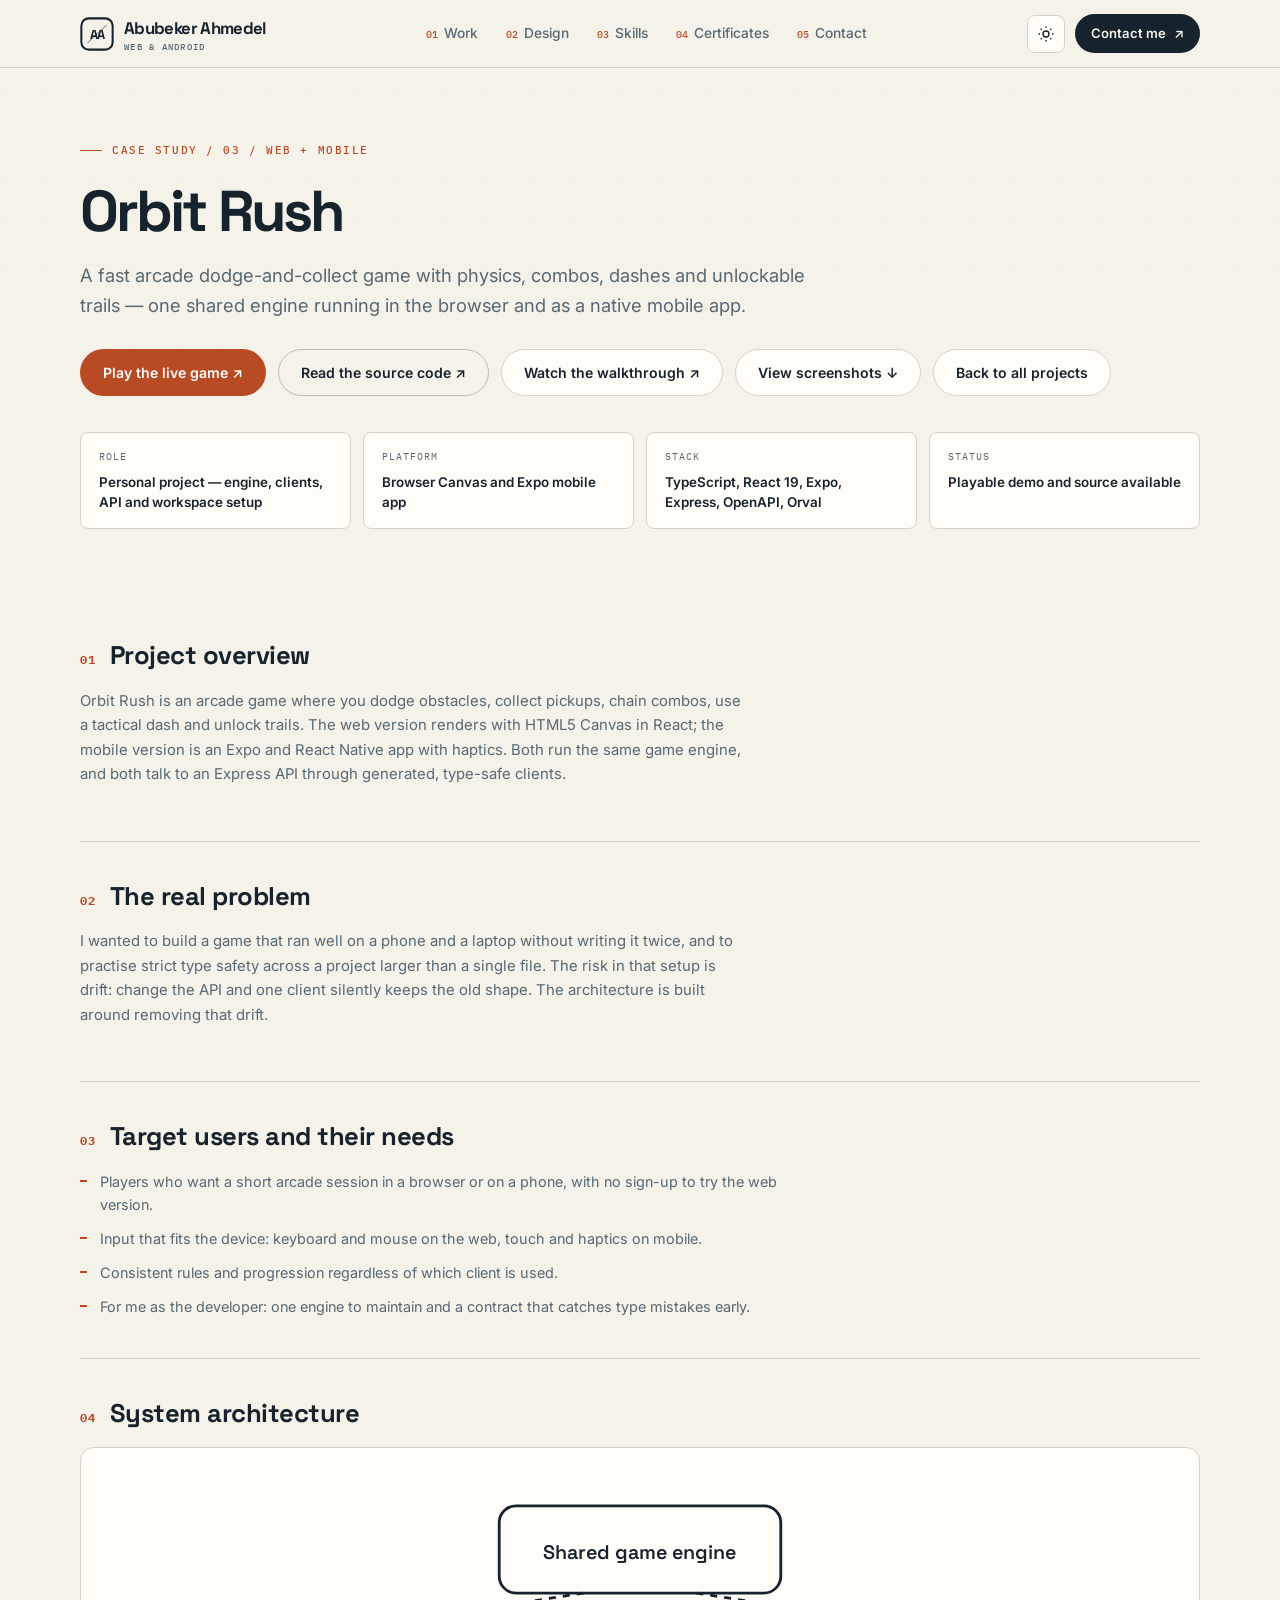
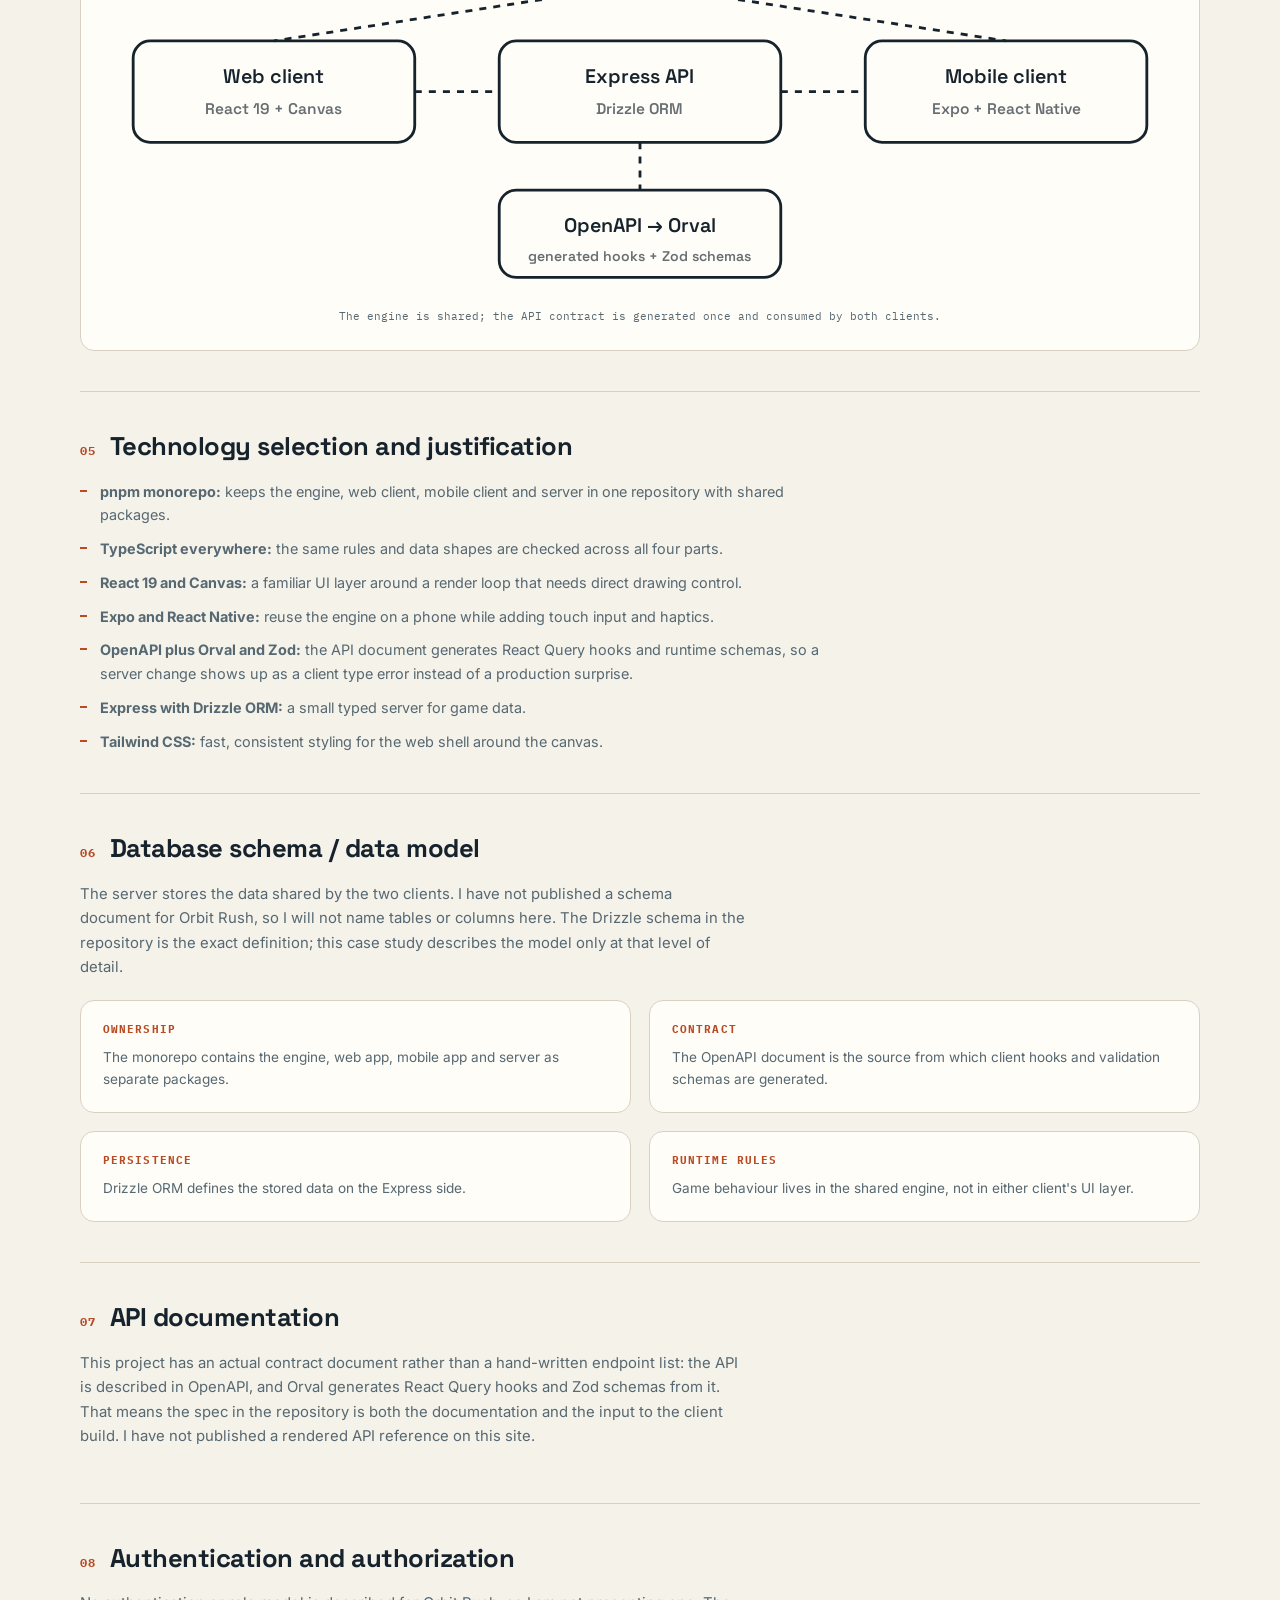
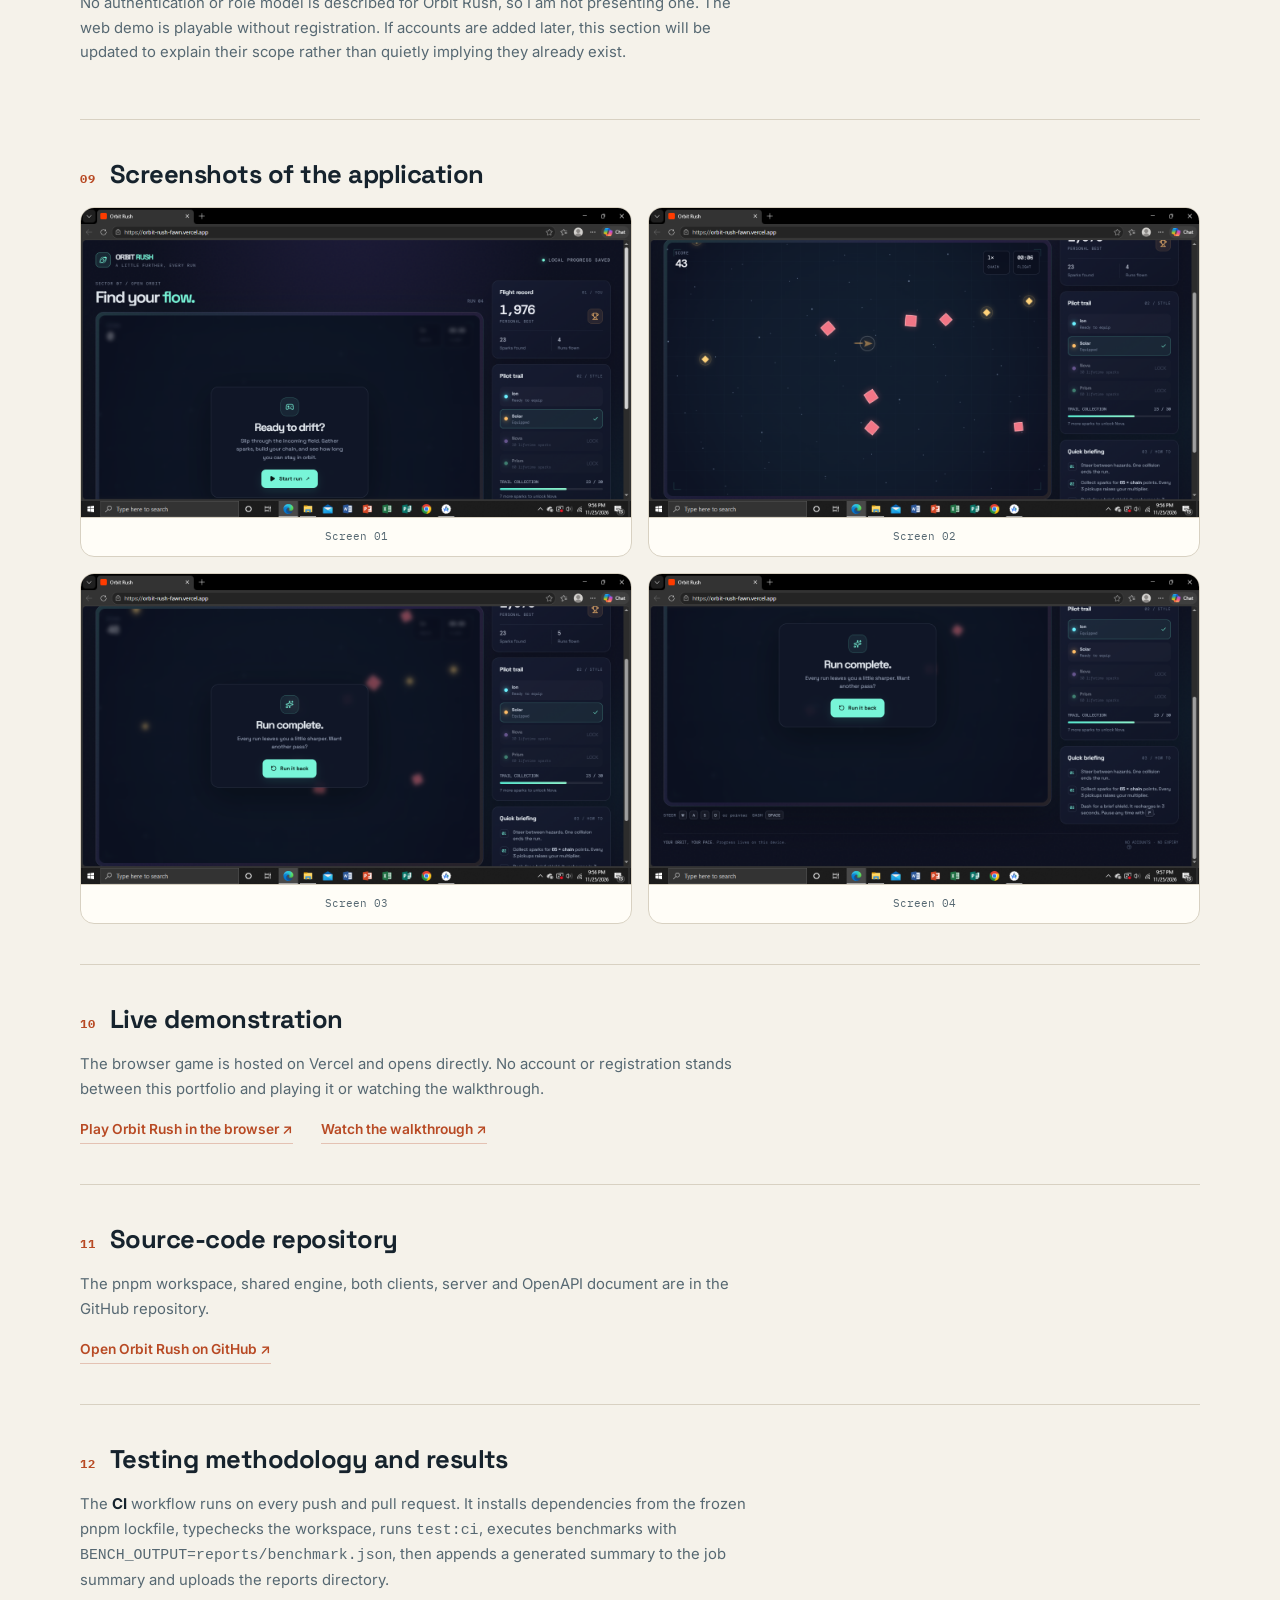
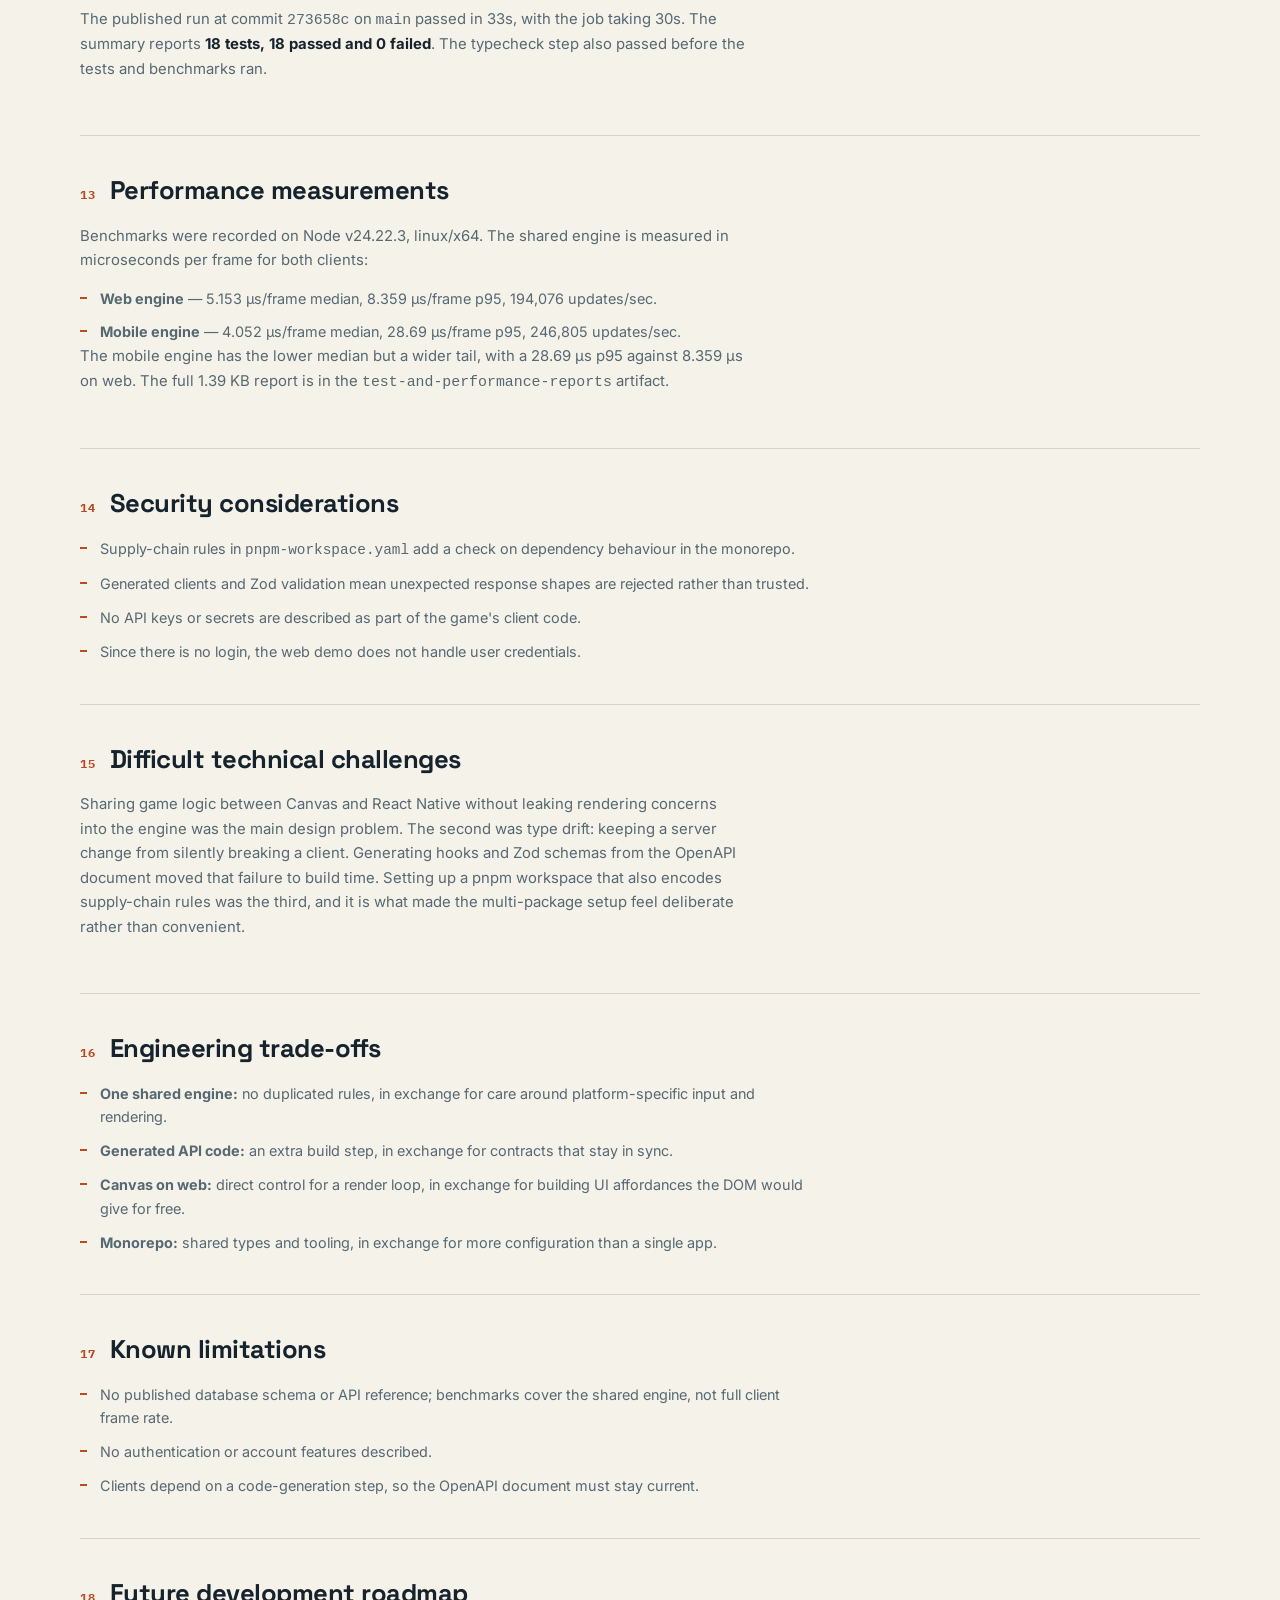
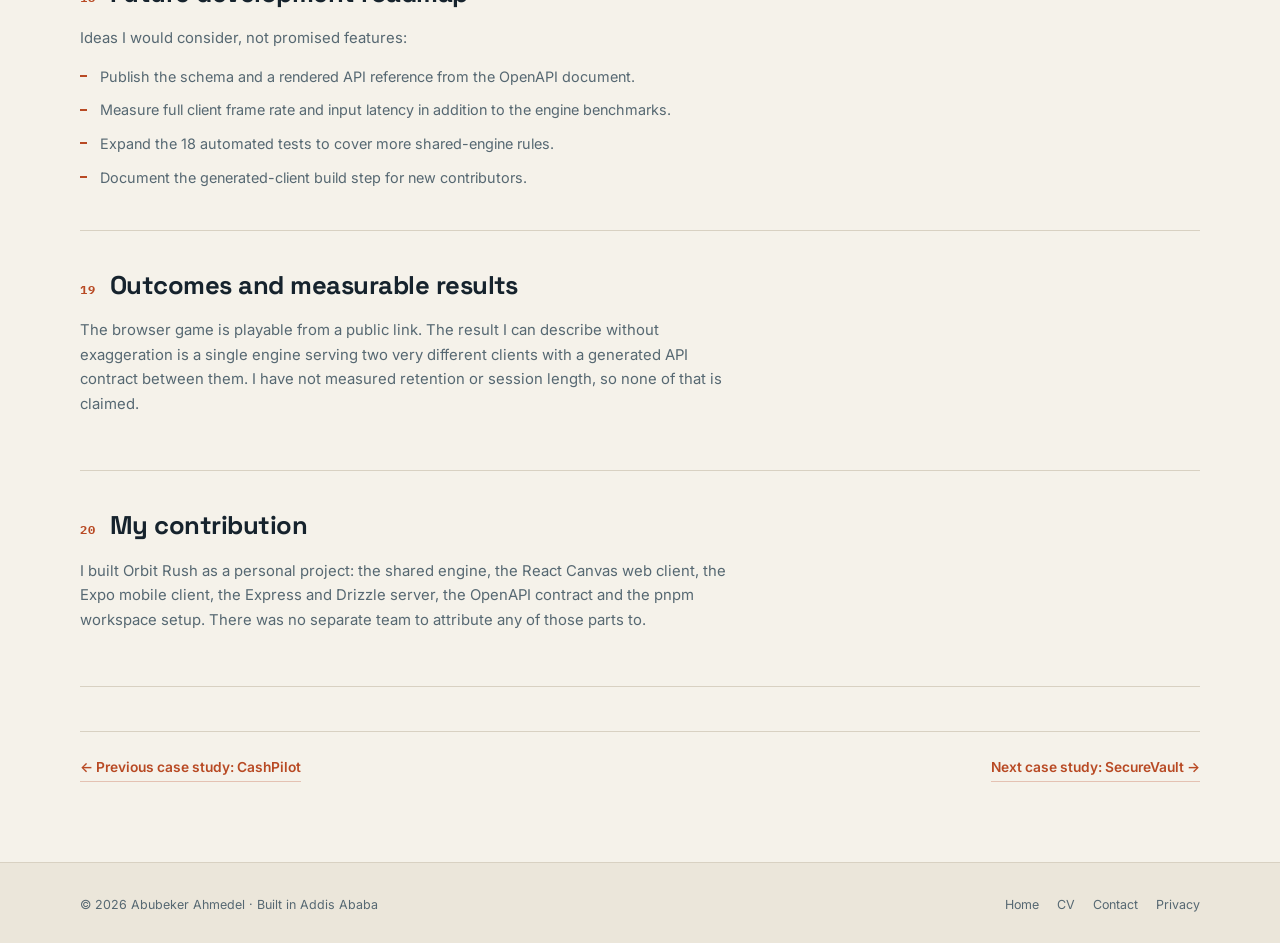
<file: case-studies/orbit-rush.html>
<!DOCTYPE html>
<html lang="en">
<head>
  <meta charset="UTF-8">
  <meta name="viewport" content="width=device-width, initial-scale=1.0">
  <title>Orbit Rush — Case Study | Abubeker Ahmedel</title>
  <meta name="description" content="Case study for Orbit Rush: one TypeScript game engine powering a React Canvas browser game and an Expo mobile app, with an OpenAPI-specced Express API and generated types.">
  <meta name="robots" content="index, follow">
  <link rel="canonical" href="https://www.abubeker-ahmedel.com/case-studies/orbit-rush.html">
  <meta property="og:type" content="article">
  <meta property="og:url" content="https://www.abubeker-ahmedel.com/case-studies/orbit-rush.html">
  <meta property="og:title" content="Orbit Rush — Case Study">
  <meta property="og:description" content="A shared TypeScript engine for browser and phone, with OpenAPI-generated clients.">
  <meta property="og:image" content="https://www.abubeker-ahmedel.com/og-image.png">
  <meta name="twitter:card" content="summary_large_image">
  <meta name="theme-color" content="#f5f2ea" media="(prefers-color-scheme: light)">
  <meta name="theme-color" content="#0d151d" media="(prefers-color-scheme: dark)">
  <link rel="preconnect" href="https://fonts.googleapis.com">
  <link rel="preconnect" href="https://fonts.gstatic.com" crossorigin>
  <link href="https://fonts.googleapis.com/css2?family=IBM+Plex+Mono:wght@400;500&family=Inter:wght@400;500;600;700&family=Space+Grotesk:wght@500;600;700&display=swap" rel="stylesheet">
  <link rel="stylesheet" href="../style.css">
  <link rel="icon" type="image/svg+xml" href="../icon-aa-v4.svg?v=aa-v4">
  <link rel="icon" type="image/x-icon" href="../icon-aa-v4.ico?v=aa-v4">
  <link rel="shortcut icon" href="../icon-aa-v4.ico?v=aa-v4">
  <link rel="icon" type="image/png" sizes="32x32" href="../icon-aa-v4-32.png?v=aa-v4">
  <link rel="icon" type="image/png" sizes="16x16" href="../icon-aa-v4-16.png?v=aa-v4">
  <link rel="apple-touch-icon" sizes="180x180" href="../icon-aa-v4-180.png?v=aa-v4">
  <link rel="manifest" href="../site.webmanifest?v=aa-v4">
  <script>
    (function(){try{var t=localStorage.getItem('aa-theme');if(!t){t=window.matchMedia('(prefers-color-scheme: dark)').matches?'dark':'light'}document.documentElement.setAttribute('data-theme',t)}catch(e){}})();
  </script>
  <script type="application/ld+json">
    {"@context":"https://schema.org","@type":"TechArticle","headline":"Orbit Rush — Case Study","url":"https://www.abubeker-ahmedel.com/case-studies/orbit-rush.html","description":"A cross-platform arcade game with a shared TypeScript engine, React Canvas and Expo clients, and an OpenAPI-driven API.","author":{"@type":"Person","name":"Abubeker Ahmedel","url":"https://www.abubeker-ahmedel.com/"},"about":["TypeScript","React","Expo","OpenAPI","Node.js"],"mainEntityOfPage":"https://www.abubeker-ahmedel.com/case-studies/orbit-rush.html"}
  </script>
</head>
<body>
  <a class="skip-link" href="#main">Skip to case study</a>

  <header class="site-header">
    <nav class="nav container" aria-label="Main navigation">
      <a class="brand" href="../index.html" aria-label="Abubeker Ahmedel — home">
        <svg class="brand-mark" viewBox="0 0 100 100" aria-hidden="true">
          <rect x="4" y="4" width="92" height="92" rx="22" fill="none" stroke="currentColor" stroke-width="6"/>
          <path d="M22 76 78 24" stroke="currentColor" stroke-width="3" opacity=".45"/>
          <text x="50" y="64" text-anchor="middle" font-family="Space Grotesk, sans-serif" font-size="38" font-weight="700" letter-spacing="-4" fill="currentColor">AA</text>
        </svg>
        <span class="brand-text">Abubeker Ahmedel<small>Web &amp; Android</small></span>
      </a>
      <div class="nav-links" id="navLinks">
        <a href="../index.html#work"><span class="nav-index" aria-hidden="true">01</span>Work</a>
        <a href="../index.html#design"><span class="nav-index" aria-hidden="true">02</span>Design</a>
        <a href="../index.html#skills"><span class="nav-index" aria-hidden="true">03</span>Skills</a>
        <a href="../index.html#certs"><span class="nav-index" aria-hidden="true">04</span>Certificates</a>
        <a href="../contact.html"><span class="nav-index" aria-hidden="true">05</span>Contact</a>
      </div>
      <div class="nav-actions">
        <button class="icon-btn" id="themeToggle" type="button" aria-label="Switch to dark theme" aria-pressed="false">
          <svg class="sun" viewBox="0 0 24 24" fill="none" stroke="currentColor" stroke-width="1.8" aria-hidden="true"><circle cx="12" cy="12" r="4"/><path d="M12 2v2M12 20v2M4.9 4.9l1.4 1.4M17.7 17.7l1.4 1.4M2 12h2M20 12h2M4.9 19.1l1.4-1.4M17.7 6.3l1.4-1.4"/></svg>
          <svg class="moon" viewBox="0 0 24 24" fill="none" stroke="currentColor" stroke-width="1.8" aria-hidden="true"><path d="M20 14.5A8.5 8.5 0 0 1 9.5 4a8.5 8.5 0 1 0 10.5 10.5Z"/></svg>
        </button>
        <a class="nav-cta" href="../contact.html">Contact me <span aria-hidden="true">↗</span></a>
        <button class="icon-btn menu-btn" id="menuBtn" type="button" aria-label="Open navigation menu" aria-expanded="false" aria-controls="navLinks">
          <svg viewBox="0 0 24 24" fill="none" stroke="currentColor" stroke-width="1.8" aria-hidden="true"><path d="M4 7h16M4 12h16M4 17h16"/></svg>
        </button>
      </div>
    </nav>
  </header>

  <main id="main">
    <section class="page-hero" id="top" aria-labelledby="case-title">
      <div class="container">
        <span class="eyebrow">Case study / 03 / Web + mobile</span>
        <h1 id="case-title">Orbit Rush</h1>
        <p class="lede">A fast arcade dodge-and-collect game with physics, combos, dashes and unlockable trails — one shared engine running in the browser and as a native mobile app.</p>
        <div class="page-actions">
          <a class="btn btn-primary" href="https://orbit-rush-fawn.vercel.app" target="_blank" rel="noopener noreferrer">Play the live game ↗</a>
          <a class="btn btn-ghost" href="https://github.com/abu-pixel/orbit-rush" target="_blank" rel="noopener noreferrer">Read the source code ↗</a>
          <a class="btn btn-quiet" href="https://youtu.be/NBgX52RqQgE?si=98LueQsNh9yoIZMu" target="_blank" rel="noopener noreferrer">Watch the walkthrough ↗</a>
          <a class="btn btn-quiet" href="#s9">View screenshots ↓</a>
          <a class="btn btn-quiet" href="../index.html#work">Back to all projects</a>
        </div>
        <dl class="fact-grid">
          <div class="fact"><dt>Role</dt><dd>Personal project — engine, clients, API and workspace setup</dd></div>
          <div class="fact"><dt>Platform</dt><dd>Browser Canvas and Expo mobile app</dd></div>
          <div class="fact"><dt>Stack</dt><dd>TypeScript, React 19, Expo, Express, OpenAPI, Orval</dd></div>
          <div class="fact"><dt>Status</dt><dd>Playable demo and source available</dd></div>
        </dl>
      </div>
    </section>

    <div class="container case-body">
      <section class="case-section" aria-labelledby="s1"><h2 id="s1"><span>01</span>Project overview</h2>
        <p>Orbit Rush is an arcade game where you dodge obstacles, collect pickups, chain combos, use a tactical dash and unlock trails. The web version renders with HTML5 Canvas in React; the mobile version is an Expo and React Native app with haptics. Both run the same game engine, and both talk to an Express API through generated, type-safe clients.</p>
      </section>

      <section class="case-section" aria-labelledby="s2"><h2 id="s2"><span>02</span>The real problem</h2>
        <p>I wanted to build a game that ran well on a phone and a laptop without writing it twice, and to practise strict type safety across a project larger than a single file. The risk in that setup is drift: change the API and one client silently keeps the old shape. The architecture is built around removing that drift.</p>
      </section>

      <section class="case-section" aria-labelledby="s3"><h2 id="s3"><span>03</span>Target users and their needs</h2>
        <ul>
          <li>Players who want a short arcade session in a browser or on a phone, with no sign-up to try the web version.</li>
          <li>Input that fits the device: keyboard and mouse on the web, touch and haptics on mobile.</li>
          <li>Consistent rules and progression regardless of which client is used.</li>
          <li>For me as the developer: one engine to maintain and a contract that catches type mistakes early.</li>
        </ul>
      </section>

      <section class="case-section" aria-labelledby="s4"><h2 id="s4"><span>04</span>System architecture</h2>
        <figure class="diagram">
          <svg viewBox="0 0 760 300" role="img" aria-labelledby="diagTitle diagDesc">
            <title id="diagTitle">Orbit Rush system architecture</title>
            <desc id="diagDesc">A shared TypeScript game engine feeds a React Canvas web client and an Expo mobile client. Both call an Express API. An OpenAPI document drives Orval-generated hooks and Zod schemas used by the clients.</desc>
            <g fill="none" stroke="currentColor" stroke-width="2">
              <rect x="280" y="24" width="200" height="62" rx="12"/>
              <rect x="20" y="120" width="200" height="72" rx="12"/>
              <rect x="280" y="120" width="200" height="72" rx="12"/>
              <rect x="540" y="120" width="200" height="72" rx="12"/>
              <rect x="280" y="226" width="200" height="62" rx="12"/>
              <path d="M340 86 120 120M420 86 640 120M220 156h60M480 156h60M380 192v34" stroke-dasharray="5 5"/>
            </g>
            <g font-family="Space Grotesk, sans-serif" font-size="14" font-weight="600" fill="currentColor" text-anchor="middle">
              <text x="380" y="62">Shared game engine</text>
              <text x="120" y="150">Web client</text><text x="120" y="172" font-size="11" opacity=".65">React 19 + Canvas</text>
              <text x="380" y="150">Express API</text><text x="380" y="172" font-size="11" opacity=".65">Drizzle ORM</text>
              <text x="640" y="150">Mobile client</text><text x="640" y="172" font-size="11" opacity=".65">Expo + React Native</text>
              <text x="380" y="256">OpenAPI → Orval</text><text x="380" y="276" font-size="10" opacity=".65">generated hooks + Zod schemas</text>
            </g>
          </svg>
          <figcaption>The engine is shared; the API contract is generated once and consumed by both clients.</figcaption>
        </figure>
      </section>

      <section class="case-section" aria-labelledby="s5"><h2 id="s5"><span>05</span>Technology selection and justification</h2>
        <ul>
          <li><strong>pnpm monorepo:</strong> keeps the engine, web client, mobile client and server in one repository with shared packages.</li>
          <li><strong>TypeScript everywhere:</strong> the same rules and data shapes are checked across all four parts.</li>
          <li><strong>React 19 and Canvas:</strong> a familiar UI layer around a render loop that needs direct drawing control.</li>
          <li><strong>Expo and React Native:</strong> reuse the engine on a phone while adding touch input and haptics.</li>
          <li><strong>OpenAPI plus Orval and Zod:</strong> the API document generates React Query hooks and runtime schemas, so a server change shows up as a client type error instead of a production surprise.</li>
          <li><strong>Express with Drizzle ORM:</strong> a small typed server for game data.</li>
          <li><strong>Tailwind CSS:</strong> fast, consistent styling for the web shell around the canvas.</li>
        </ul>
      </section>

      <section class="case-section" aria-labelledby="s6"><h2 id="s6"><span>06</span>Database schema / data model</h2>
        <p>The server stores the data shared by the two clients. I have not published a schema document for Orbit Rush, so I will not name tables or columns here. The Drizzle schema in the repository is the exact definition; this case study describes the model only at that level of detail.</p>
        <div class="case-grid">
          <div class="case-box"><h3>Ownership</h3><p>The monorepo contains the engine, web app, mobile app and server as separate packages.</p></div>
          <div class="case-box"><h3>Contract</h3><p>The OpenAPI document is the source from which client hooks and validation schemas are generated.</p></div>
          <div class="case-box"><h3>Persistence</h3><p>Drizzle ORM defines the stored data on the Express side.</p></div>
          <div class="case-box"><h3>Runtime rules</h3><p>Game behaviour lives in the shared engine, not in either client's UI layer.</p></div>
        </div>
      </section>

      <section class="case-section" aria-labelledby="s7"><h2 id="s7"><span>07</span>API documentation</h2>
        <p>This project has an actual contract document rather than a hand-written endpoint list: the API is described in OpenAPI, and Orval generates React Query hooks and Zod schemas from it. That means the spec in the repository is both the documentation and the input to the client build. I have not published a rendered API reference on this site.</p>
      </section>

      <section class="case-section" aria-labelledby="s8"><h2 id="s8"><span>08</span>Authentication and authorization</h2>
        <p>No authentication or role model is described for Orbit Rush, so I am not presenting one. The web demo is playable without registration. If accounts are added later, this section will be updated to explain their scope rather than quietly implying they already exist.</p>
      </section>

      <section class="case-section" aria-labelledby="s9"><h2 id="s9"><span>09</span>Screenshots of the application</h2>
        <div class="screenshot-grid">
          <figure class="shot"><a href="../screenshots/orbit-rush/01.png" target="_blank" rel="noopener noreferrer"><img src="../screenshots/orbit-rush/01.png" alt="Orbit Rush screenshot 1" loading="lazy"></a><figcaption>Screen 01</figcaption></figure>
          <figure class="shot"><a href="../screenshots/orbit-rush/02.png" target="_blank" rel="noopener noreferrer"><img src="../screenshots/orbit-rush/02.png" alt="Orbit Rush screenshot 2" loading="lazy"></a><figcaption>Screen 02</figcaption></figure>
          <figure class="shot"><a href="../screenshots/orbit-rush/03.png" target="_blank" rel="noopener noreferrer"><img src="../screenshots/orbit-rush/03.png" alt="Orbit Rush screenshot 3" loading="lazy"></a><figcaption>Screen 03</figcaption></figure>
          <figure class="shot"><a href="../screenshots/orbit-rush/04.png" target="_blank" rel="noopener noreferrer"><img src="../screenshots/orbit-rush/04.png" alt="Orbit Rush screenshot 4" loading="lazy"></a><figcaption>Screen 04</figcaption></figure>
        </div>
      </section>

      <section class="case-section" aria-labelledby="s10"><h2 id="s10"><span>10</span>Live demonstration</h2>
        <p>The browser game is hosted on Vercel and opens directly. No account or registration stands between this portfolio and playing it or watching the walkthrough.</p>
        <a class="text-link" href="https://orbit-rush-fawn.vercel.app" target="_blank" rel="noopener noreferrer">Play Orbit Rush in the browser ↗</a>
        <a class="text-link" style="margin-left:24px" href="https://youtu.be/NBgX52RqQgE?si=98LueQsNh9yoIZMu" target="_blank" rel="noopener noreferrer">Watch the walkthrough ↗</a>
      </section>

      <section class="case-section" aria-labelledby="s11"><h2 id="s11"><span>11</span>Source-code repository</h2>
        <p>The pnpm workspace, shared engine, both clients, server and OpenAPI document are in the GitHub repository.</p>
        <a class="text-link" href="https://github.com/abu-pixel/orbit-rush" target="_blank" rel="noopener noreferrer">Open Orbit Rush on GitHub ↗</a>
      </section>

      <section class="case-section" aria-labelledby="s12"><h2 id="s12"><span>12</span>Testing methodology and results</h2>
        <p>The <strong>CI</strong> workflow runs on every push and pull request. It installs dependencies from the frozen pnpm lockfile, typechecks the workspace, runs <code>test:ci</code>, executes benchmarks with <code>BENCH_OUTPUT=reports/benchmark.json</code>, then appends a generated summary to the job summary and uploads the reports directory.</p>
        <p>The published run at commit <code>273658c</code> on <code>main</code> passed in 33s, with the job taking 30s. The summary reports <strong>18 tests, 18 passed and 0 failed</strong>. The typecheck step also passed before the tests and benchmarks ran.</p>
      </section>

      <section class="case-section" aria-labelledby="s13"><h2 id="s13"><span>13</span>Performance measurements</h2>
        <p>Benchmarks were recorded on Node v24.22.3, linux/x64. The shared engine is measured in microseconds per frame for both clients:</p>
        <ul>
          <li><strong>Web engine</strong> — 5.153 µs/frame median, 8.359 µs/frame p95, 194,076 updates/sec.</li>
          <li><strong>Mobile engine</strong> — 4.052 µs/frame median, 28.69 µs/frame p95, 246,805 updates/sec.</li>
        </ul>
        <p>The mobile engine has the lower median but a wider tail, with a 28.69 µs p95 against 8.359 µs on web. The full 1.39 KB report is in the <code>test-and-performance-reports</code> artifact.</p>
      </section>

      <section class="case-section" aria-labelledby="s14"><h2 id="s14"><span>14</span>Security considerations</h2>
        <ul>
          <li>Supply-chain rules in <code>pnpm-workspace.yaml</code> add a check on dependency behaviour in the monorepo.</li>
          <li>Generated clients and Zod validation mean unexpected response shapes are rejected rather than trusted.</li>
          <li>No API keys or secrets are described as part of the game's client code.</li>
          <li>Since there is no login, the web demo does not handle user credentials.</li>
        </ul>
      </section>

      <section class="case-section" aria-labelledby="s15"><h2 id="s15"><span>15</span>Difficult technical challenges</h2>
        <p>Sharing game logic between Canvas and React Native without leaking rendering concerns into the engine was the main design problem. The second was type drift: keeping a server change from silently breaking a client. Generating hooks and Zod schemas from the OpenAPI document moved that failure to build time. Setting up a pnpm workspace that also encodes supply-chain rules was the third, and it is what made the multi-package setup feel deliberate rather than convenient.</p>
      </section>

      <section class="case-section" aria-labelledby="s16"><h2 id="s16"><span>16</span>Engineering trade-offs</h2>
        <ul>
          <li><strong>One shared engine:</strong> no duplicated rules, in exchange for care around platform-specific input and rendering.</li>
          <li><strong>Generated API code:</strong> an extra build step, in exchange for contracts that stay in sync.</li>
          <li><strong>Canvas on web:</strong> direct control for a render loop, in exchange for building UI affordances the DOM would give for free.</li>
          <li><strong>Monorepo:</strong> shared types and tooling, in exchange for more configuration than a single app.</li>
        </ul>
      </section>

      <section class="case-section" aria-labelledby="s17"><h2 id="s17"><span>17</span>Known limitations</h2>
        <ul>
          <li>No published database schema or API reference; benchmarks cover the shared engine, not full client frame rate.</li>
          <li>No authentication or account features described.</li>
          <li>Clients depend on a code-generation step, so the OpenAPI document must stay current.</li>
        </ul>
      </section>

      <section class="case-section" aria-labelledby="s18"><h2 id="s18"><span>18</span>Future development roadmap</h2>
        <p>Ideas I would consider, not promised features:</p>
        <ul>
          <li>Publish the schema and a rendered API reference from the OpenAPI document.</li>
          <li>Measure full client frame rate and input latency in addition to the engine benchmarks.</li>
          <li>Expand the 18 automated tests to cover more shared-engine rules.</li>
          <li>Document the generated-client build step for new contributors.</li>
        </ul>
      </section>

      <section class="case-section" aria-labelledby="s19"><h2 id="s19"><span>19</span>Outcomes and measurable results</h2>
        <p>The browser game is playable from a public link. The result I can describe without exaggeration is a single engine serving two very different clients with a generated API contract between them. I have not measured retention or session length, so none of that is claimed.</p>
      </section>

      <section class="case-section" aria-labelledby="s20"><h2 id="s20"><span>20</span>My contribution</h2>
        <p>I built Orbit Rush as a personal project: the shared engine, the React Canvas web client, the Expo mobile client, the Express and Drizzle server, the OpenAPI contract and the pnpm workspace setup. There was no separate team to attribute any of those parts to.</p>
      </section>

      <nav class="case-nav" aria-label="Case study navigation">
        <a class="text-link" href="cashpilot.html">← Previous case study: CashPilot</a>
        <a class="text-link" href="securevault.html">Next case study: SecureVault →</a>
      </nav>
    </div>
  </main>

  <footer class="footer">
    <div class="container footer-inner">
      <p>© <span data-year>2026</span> Abubeker Ahmedel · Built in Addis Ababa</p>
      <div class="footer-links">
        <a href="../index.html">Home</a>
        <a href="../cv.html">CV</a>
        <a href="../contact.html">Contact</a>
        <a href="../privacy.html">Privacy</a>
      </div>
    </div>
  </footer>

  <script src="../script.js" defer></script>
</body>
</html>
</file>
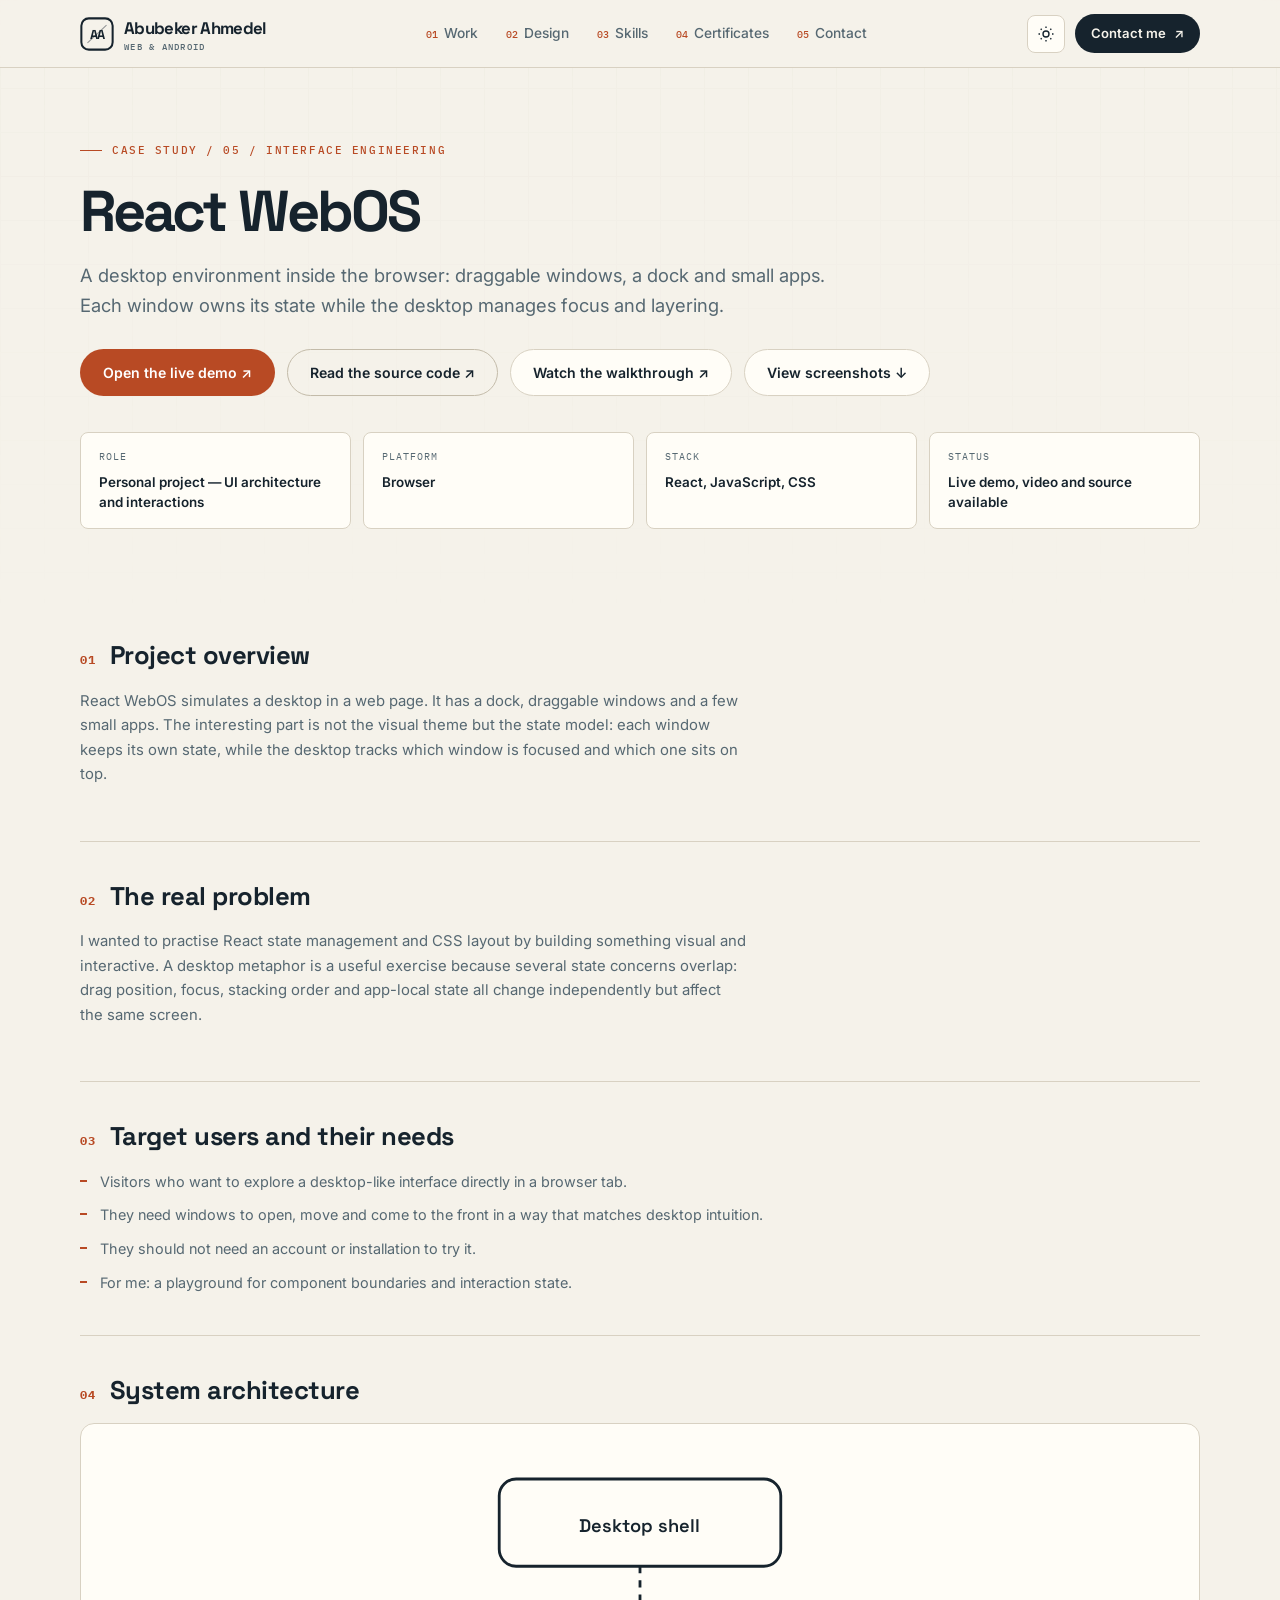
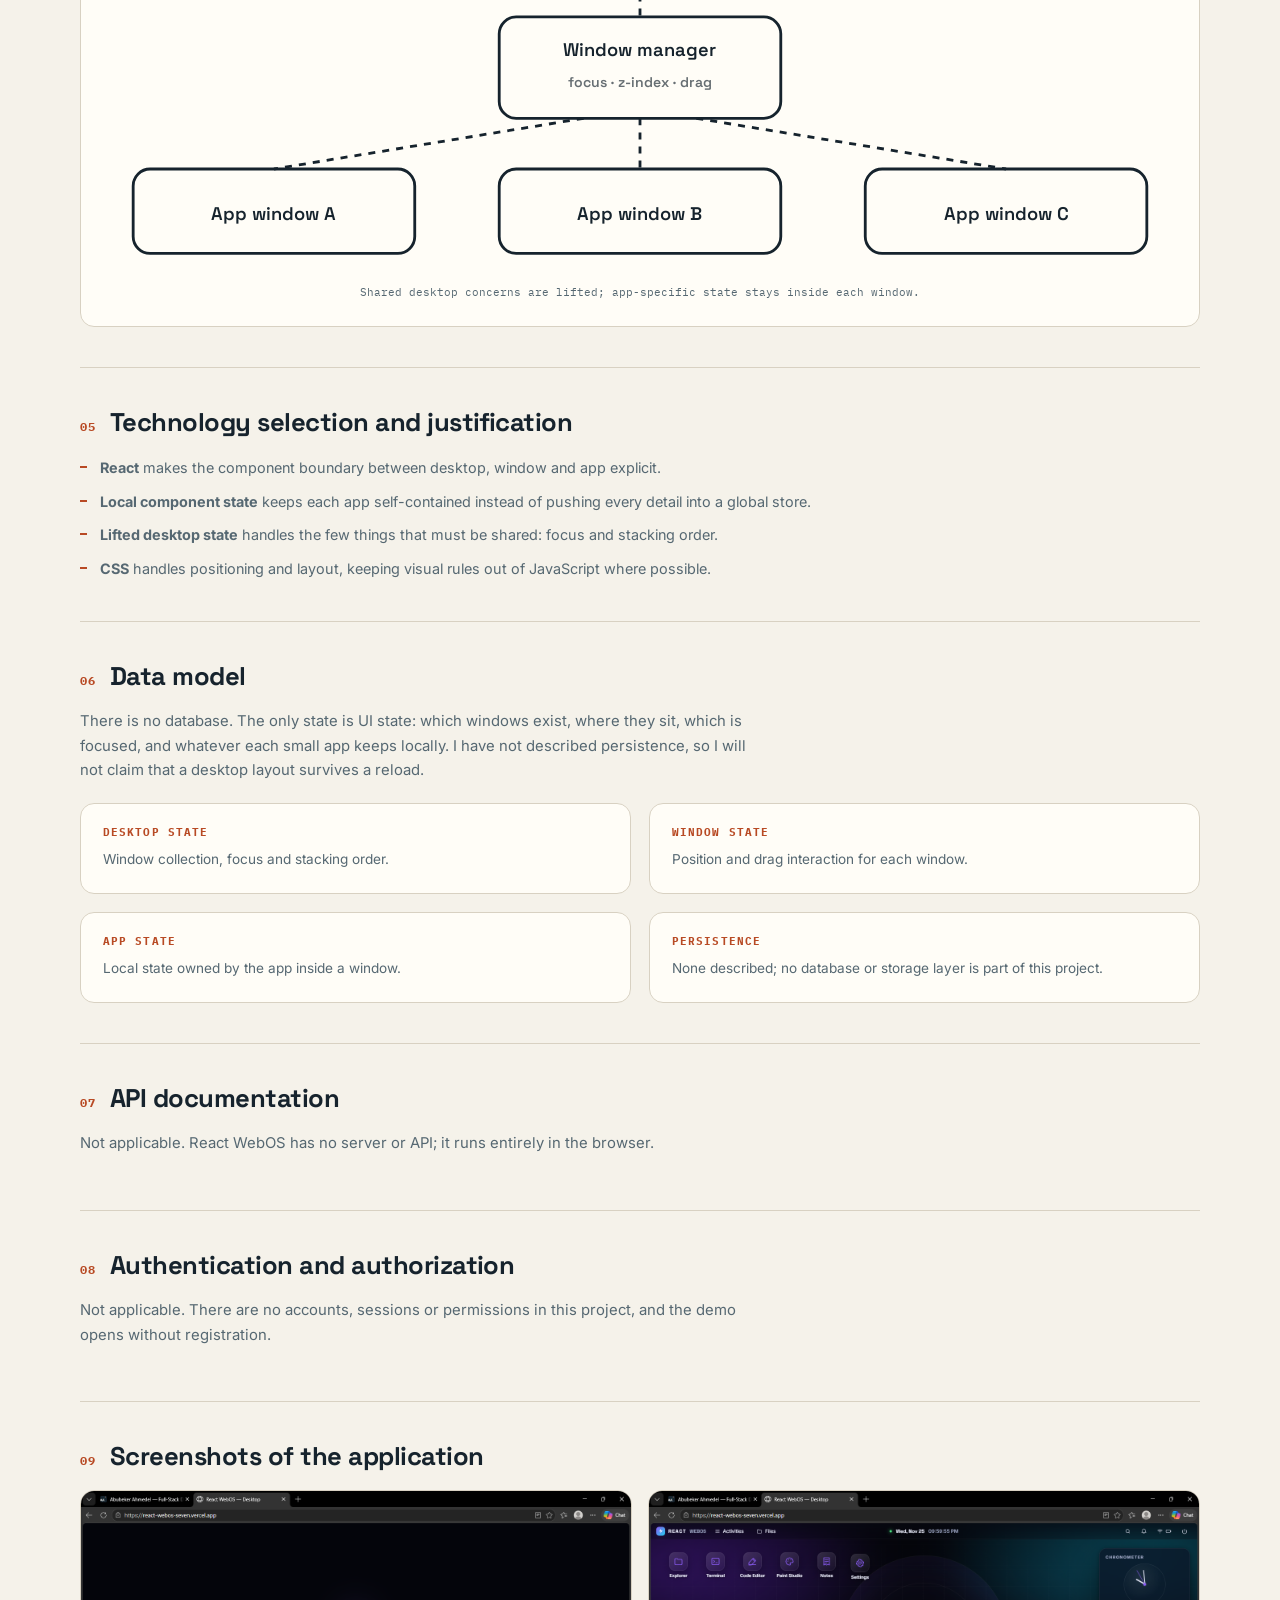
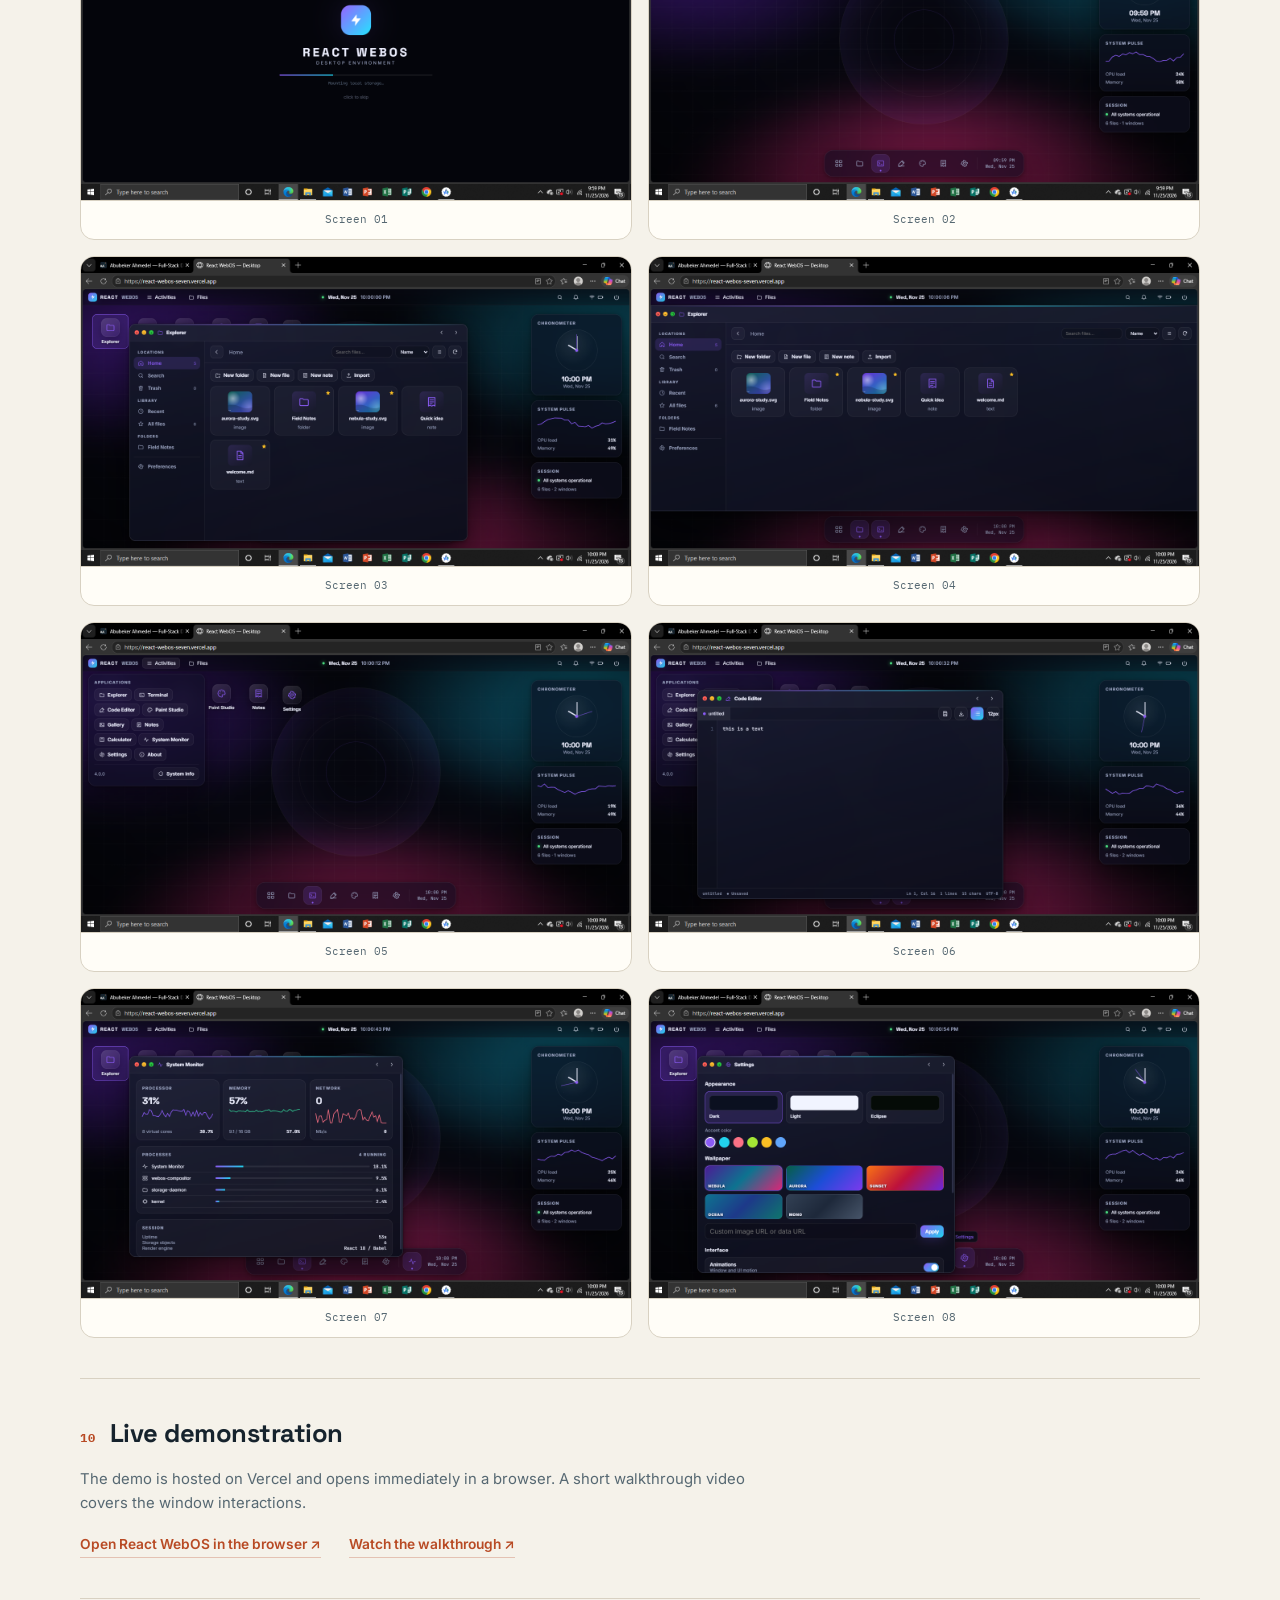
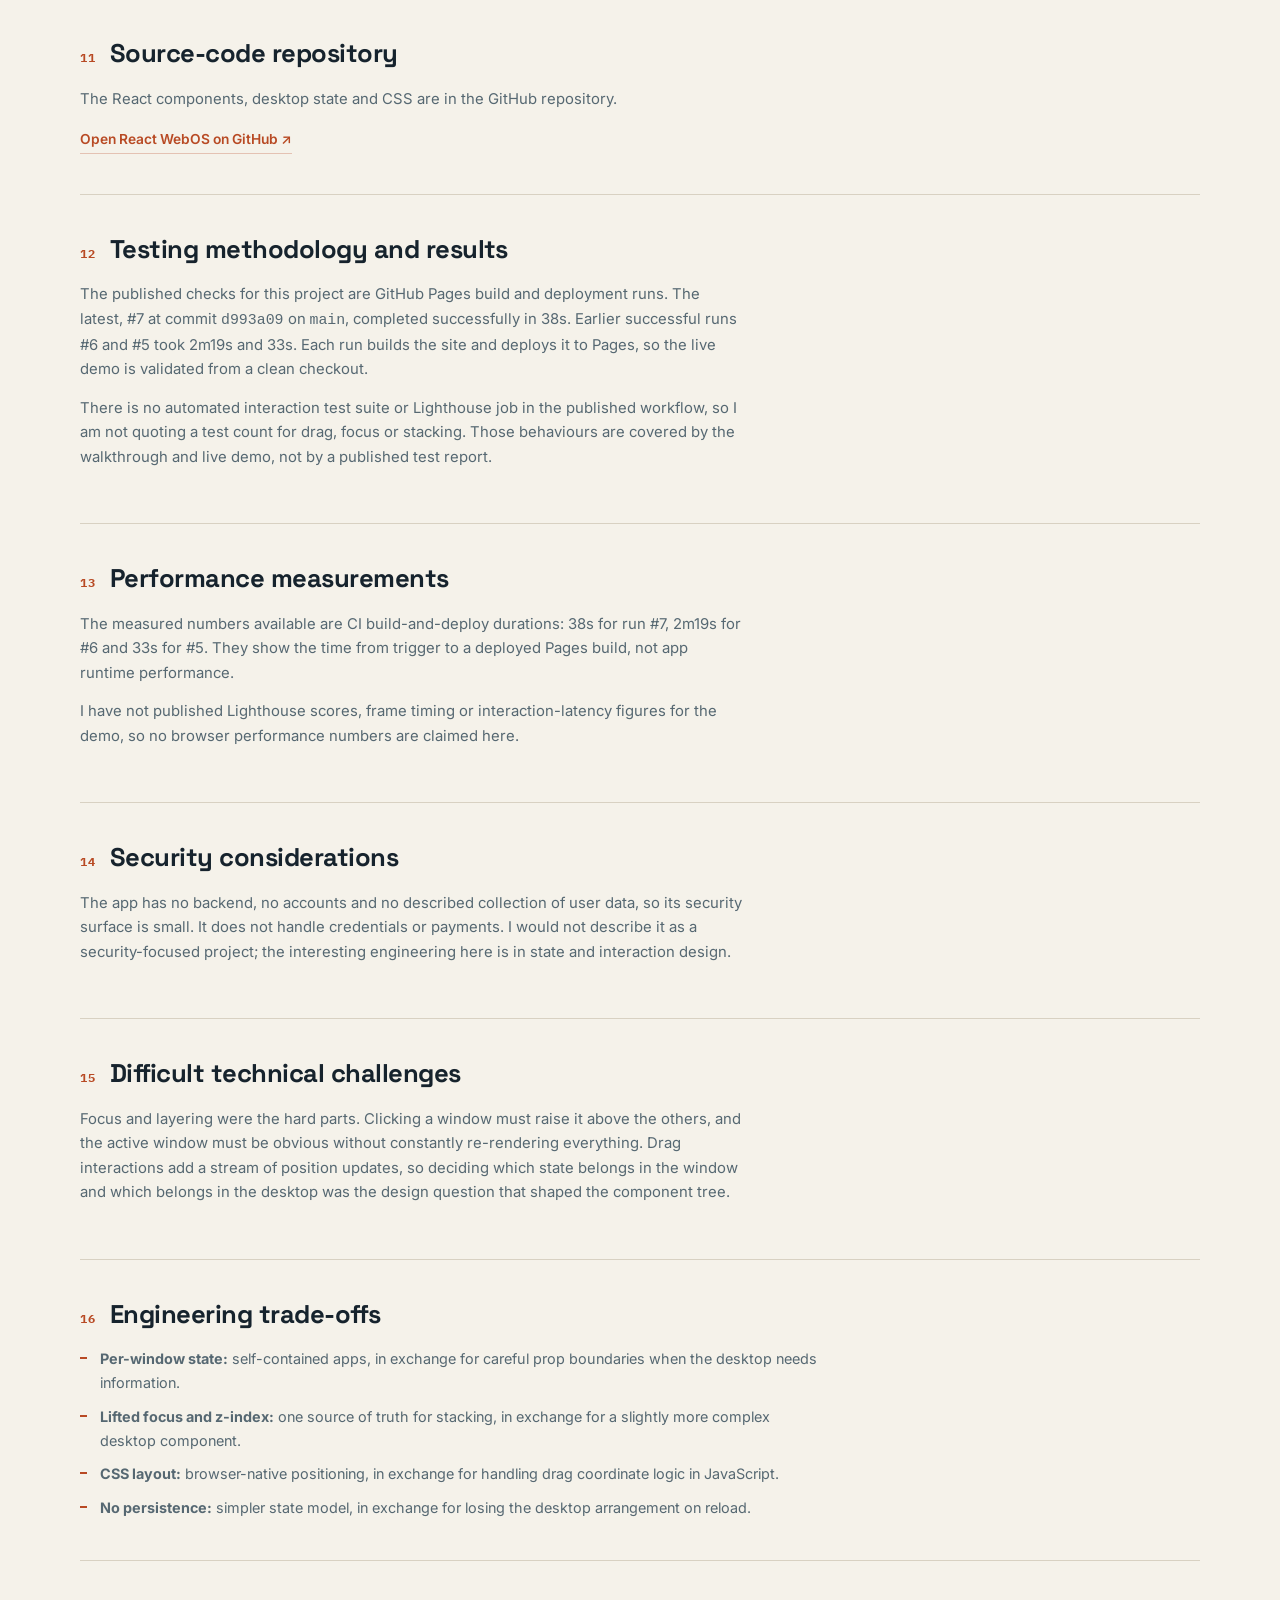
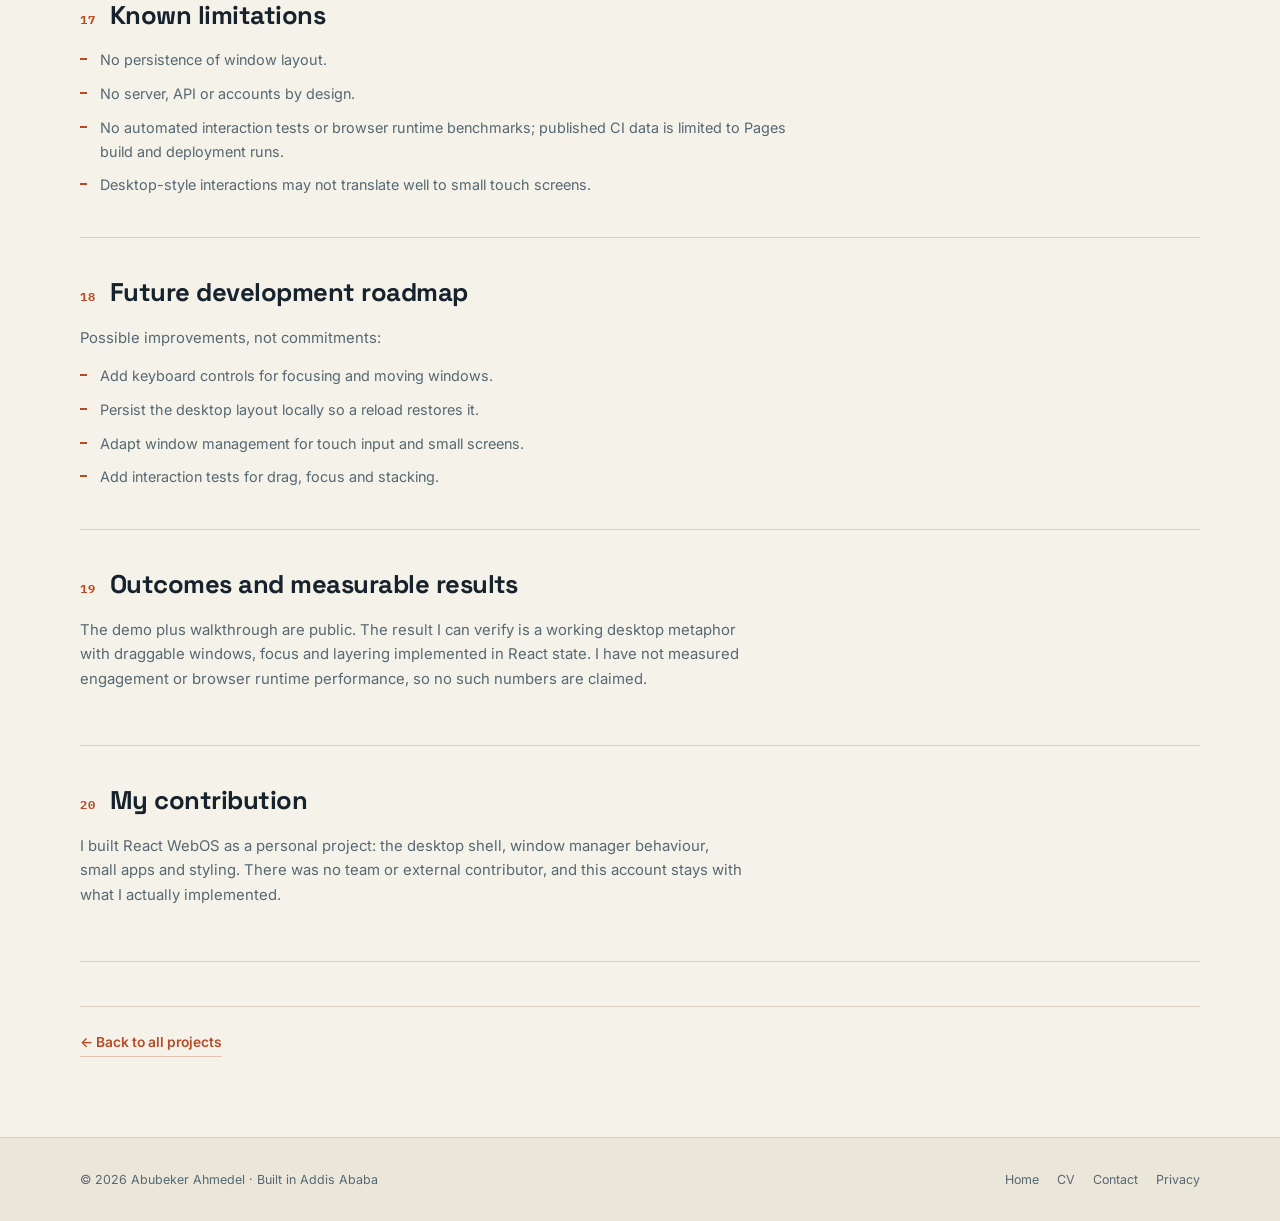
<file: case-studies/react-webos.html>
<!DOCTYPE html>
<html lang="en">
<head>
  <meta charset="UTF-8">
  <meta name="viewport" content="width=device-width, initial-scale=1.0">
  <title>React WebOS — Case Study | Abubeker Ahmedel</title>
  <meta name="description" content="Case study for React WebOS: a browser desktop with draggable windows, a dock and small apps, built to practise React state management, focus handling and CSS layout.">
  <meta name="robots" content="index, follow">
  <link rel="canonical" href="https://www.abubeker-ahmedel.com/case-studies/react-webos.html">
  <meta property="og:type" content="article">
  <meta property="og:url" content="https://www.abubeker-ahmedel.com/case-studies/react-webos.html">
  <meta property="og:title" content="React WebOS — Case Study">
  <meta property="og:description" content="A desktop environment in the browser: window focus, layering and drag interactions, all in React state.">
  <meta property="og:image" content="https://www.abubeker-ahmedel.com/og-image.png">
  <meta name="twitter:card" content="summary_large_image">
  <meta name="theme-color" content="#f5f2ea" media="(prefers-color-scheme: light)">
  <meta name="theme-color" content="#0d151d" media="(prefers-color-scheme: dark)">
  <link rel="preconnect" href="https://fonts.googleapis.com">
  <link rel="preconnect" href="https://fonts.gstatic.com" crossorigin>
  <link href="https://fonts.googleapis.com/css2?family=IBM+Plex+Mono:wght@400;500&family=Inter:wght@400;500;600;700&family=Space+Grotesk:wght@500;600;700&display=swap" rel="stylesheet">
  <link rel="stylesheet" href="../style.css">
  <link rel="icon" type="image/svg+xml" href="../icon-aa-v4.svg?v=aa-v4">
  <link rel="icon" type="image/x-icon" href="../icon-aa-v4.ico?v=aa-v4">
  <link rel="shortcut icon" href="../icon-aa-v4.ico?v=aa-v4">
  <link rel="icon" type="image/png" sizes="32x32" href="../icon-aa-v4-32.png?v=aa-v4">
  <link rel="icon" type="image/png" sizes="16x16" href="../icon-aa-v4-16.png?v=aa-v4">
  <link rel="apple-touch-icon" sizes="180x180" href="../icon-aa-v4-180.png?v=aa-v4">
  <link rel="manifest" href="../site.webmanifest?v=aa-v4">
  <script>
    (function(){try{var t=localStorage.getItem('aa-theme');if(!t){t=window.matchMedia('(prefers-color-scheme: dark)').matches?'dark':'light'}document.documentElement.setAttribute('data-theme',t)}catch(e){}})();
  </script>
  <script type="application/ld+json">
    {"@context":"https://schema.org","@type":"TechArticle","headline":"React WebOS — Case Study","url":"https://www.abubeker-ahmedel.com/case-studies/react-webos.html","description":"A browser-based desktop interface with draggable windows, a dock and small apps, built with React.","author":{"@type":"Person","name":"Abubeker Ahmedel","url":"https://www.abubeker-ahmedel.com/"},"about":["React","JavaScript","CSS","UI state"],"mainEntityOfPage":"https://www.abubeker-ahmedel.com/case-studies/react-webos.html"}
  </script>
</head>
<body>
  <a class="skip-link" href="#main">Skip to case study</a>

  <header class="site-header">
    <nav class="nav container" aria-label="Main navigation">
      <a class="brand" href="../index.html" aria-label="Abubeker Ahmedel — home">
        <svg class="brand-mark" viewBox="0 0 100 100" aria-hidden="true">
          <rect x="4" y="4" width="92" height="92" rx="22" fill="none" stroke="currentColor" stroke-width="6"/>
          <path d="M22 76 78 24" stroke="currentColor" stroke-width="3" opacity=".45"/>
          <text x="50" y="64" text-anchor="middle" font-family="Space Grotesk, sans-serif" font-size="38" font-weight="700" letter-spacing="-4" fill="currentColor">AA</text>
        </svg>
        <span class="brand-text">Abubeker Ahmedel<small>Web &amp; Android</small></span>
      </a>
      <div class="nav-links" id="navLinks">
        <a href="../index.html#work"><span class="nav-index" aria-hidden="true">01</span>Work</a>
        <a href="../index.html#design"><span class="nav-index" aria-hidden="true">02</span>Design</a>
        <a href="../index.html#skills"><span class="nav-index" aria-hidden="true">03</span>Skills</a>
        <a href="../index.html#certs"><span class="nav-index" aria-hidden="true">04</span>Certificates</a>
        <a href="../contact.html"><span class="nav-index" aria-hidden="true">05</span>Contact</a>
      </div>
      <div class="nav-actions">
        <button class="icon-btn" id="themeToggle" type="button" aria-label="Switch to dark theme" aria-pressed="false">
          <svg class="sun" viewBox="0 0 24 24" fill="none" stroke="currentColor" stroke-width="1.8" aria-hidden="true"><circle cx="12" cy="12" r="4"/><path d="M12 2v2M12 20v2M4.9 4.9l1.4 1.4M17.7 17.7l1.4 1.4M2 12h2M20 12h2M4.9 19.1l1.4-1.4M17.7 6.3l1.4-1.4"/></svg>
          <svg class="moon" viewBox="0 0 24 24" fill="none" stroke="currentColor" stroke-width="1.8" aria-hidden="true"><path d="M20 14.5A8.5 8.5 0 0 1 9.5 4a8.5 8.5 0 1 0 10.5 10.5Z"/></svg>
        </button>
        <a class="nav-cta" href="../contact.html">Contact me <span aria-hidden="true">↗</span></a>
        <button class="icon-btn menu-btn" id="menuBtn" type="button" aria-label="Open navigation menu" aria-expanded="false" aria-controls="navLinks">
          <svg viewBox="0 0 24 24" fill="none" stroke="currentColor" stroke-width="1.8" aria-hidden="true"><path d="M4 7h16M4 12h16M4 17h16"/></svg>
        </button>
      </div>
    </nav>
  </header>

  <main id="main">
    <section class="page-hero" id="top" aria-labelledby="case-title">
      <div class="container">
        <span class="eyebrow">Case study / 05 / Interface engineering</span>
        <h1 id="case-title">React WebOS</h1>
        <p class="lede">A desktop environment inside the browser: draggable windows, a dock and small apps. Each window owns its state while the desktop manages focus and layering.</p>
        <div class="page-actions">
          <a class="btn btn-primary" href="https://react-webos-seven.vercel.app/" target="_blank" rel="noopener noreferrer">Open the live demo ↗</a>
          <a class="btn btn-ghost" href="https://github.com/abu-pixel/react-webos" target="_blank" rel="noopener noreferrer">Read the source code ↗</a>
          <a class="btn btn-quiet" href="https://youtu.be/tMx1fyPj7pE?si=iA0UwA_7cU33nP9C" target="_blank" rel="noopener noreferrer">Watch the walkthrough ↗</a>
          <a class="btn btn-quiet" href="#s9">View screenshots ↓</a>
        </div>
        <dl class="fact-grid">
          <div class="fact"><dt>Role</dt><dd>Personal project — UI architecture and interactions</dd></div>
          <div class="fact"><dt>Platform</dt><dd>Browser</dd></div>
          <div class="fact"><dt>Stack</dt><dd>React, JavaScript, CSS</dd></div>
          <div class="fact"><dt>Status</dt><dd>Live demo, video and source available</dd></div>
        </dl>
      </div>
    </section>

    <div class="container case-body">
      <section class="case-section" aria-labelledby="s1"><h2 id="s1"><span>01</span>Project overview</h2>
        <p>React WebOS simulates a desktop in a web page. It has a dock, draggable windows and a few small apps. The interesting part is not the visual theme but the state model: each window keeps its own state, while the desktop tracks which window is focused and which one sits on top.</p>
      </section>

      <section class="case-section" aria-labelledby="s2"><h2 id="s2"><span>02</span>The real problem</h2>
        <p>I wanted to practise React state management and CSS layout by building something visual and interactive. A desktop metaphor is a useful exercise because several state concerns overlap: drag position, focus, stacking order and app-local state all change independently but affect the same screen.</p>
      </section>

      <section class="case-section" aria-labelledby="s3"><h2 id="s3"><span>03</span>Target users and their needs</h2>
        <ul>
          <li>Visitors who want to explore a desktop-like interface directly in a browser tab.</li>
          <li>They need windows to open, move and come to the front in a way that matches desktop intuition.</li>
          <li>They should not need an account or installation to try it.</li>
          <li>For me: a playground for component boundaries and interaction state.</li>
        </ul>
      </section>

      <section class="case-section" aria-labelledby="s4"><h2 id="s4"><span>04</span>System architecture</h2>
        <figure class="diagram">
          <svg viewBox="0 0 760 300" role="img" aria-labelledby="diagTitle diagDesc">
            <title id="diagTitle">React WebOS architecture</title>
            <desc id="diagDesc">A desktop shell renders a window manager, which tracks focus, z-index and drag position. Individual app windows keep their own local state.</desc>
            <g fill="none" stroke="currentColor" stroke-width="2">
              <rect x="280" y="22" width="200" height="62" rx="12"/>
              <rect x="280" y="120" width="200" height="72" rx="12"/>
              <path d="M380 84v36M340 192 120 228M380 192v36M420 192 640 228" stroke-dasharray="5 5"/>
              <rect x="20" y="228" width="200" height="60" rx="12"/>
              <rect x="280" y="228" width="200" height="60" rx="12"/>
              <rect x="540" y="228" width="200" height="60" rx="12"/>
            </g>
            <g font-family="Space Grotesk, sans-serif" font-size="13" font-weight="600" fill="currentColor" text-anchor="middle">
              <text x="380" y="60">Desktop shell</text>
              <text x="380" y="148">Window manager</text><text x="380" y="170" font-size="10" opacity=".65">focus · z-index · drag</text>
              <text x="120" y="264">App window A</text>
              <text x="380" y="264">App window B</text>
              <text x="640" y="264">App window C</text>
            </g>
          </svg>
          <figcaption>Shared desktop concerns are lifted; app-specific state stays inside each window.</figcaption>
        </figure>
      </section>

      <section class="case-section" aria-labelledby="s5"><h2 id="s5"><span>05</span>Technology selection and justification</h2>
        <ul>
          <li><strong>React</strong> makes the component boundary between desktop, window and app explicit.</li>
          <li><strong>Local component state</strong> keeps each app self-contained instead of pushing every detail into a global store.</li>
          <li><strong>Lifted desktop state</strong> handles the few things that must be shared: focus and stacking order.</li>
          <li><strong>CSS</strong> handles positioning and layout, keeping visual rules out of JavaScript where possible.</li>
        </ul>
      </section>

      <section class="case-section" aria-labelledby="s6"><h2 id="s6"><span>06</span>Data model</h2>
        <p>There is no database. The only state is UI state: which windows exist, where they sit, which is focused, and whatever each small app keeps locally. I have not described persistence, so I will not claim that a desktop layout survives a reload.</p>
        <div class="case-grid">
          <div class="case-box"><h3>Desktop state</h3><p>Window collection, focus and stacking order.</p></div>
          <div class="case-box"><h3>Window state</h3><p>Position and drag interaction for each window.</p></div>
          <div class="case-box"><h3>App state</h3><p>Local state owned by the app inside a window.</p></div>
          <div class="case-box"><h3>Persistence</h3><p>None described; no database or storage layer is part of this project.</p></div>
        </div>
      </section>

      <section class="case-section" aria-labelledby="s7"><h2 id="s7"><span>07</span>API documentation</h2>
        <p>Not applicable. React WebOS has no server or API; it runs entirely in the browser.</p>
      </section>

      <section class="case-section" aria-labelledby="s8"><h2 id="s8"><span>08</span>Authentication and authorization</h2>
        <p>Not applicable. There are no accounts, sessions or permissions in this project, and the demo opens without registration.</p>
      </section>

      <section class="case-section" aria-labelledby="s9"><h2 id="s9"><span>09</span>Screenshots of the application</h2>
        <div class="screenshot-grid">
          <figure class="shot"><a href="../screenshots/react-webos/01.png" target="_blank" rel="noopener noreferrer"><img src="../screenshots/react-webos/01.png" alt="React WebOS screenshot 1" loading="lazy"></a><figcaption>Screen 01</figcaption></figure>
          <figure class="shot"><a href="../screenshots/react-webos/02.png" target="_blank" rel="noopener noreferrer"><img src="../screenshots/react-webos/02.png" alt="React WebOS screenshot 2" loading="lazy"></a><figcaption>Screen 02</figcaption></figure>
          <figure class="shot"><a href="../screenshots/react-webos/03.png" target="_blank" rel="noopener noreferrer"><img src="../screenshots/react-webos/03.png" alt="React WebOS screenshot 3" loading="lazy"></a><figcaption>Screen 03</figcaption></figure>
          <figure class="shot"><a href="../screenshots/react-webos/04.png" target="_blank" rel="noopener noreferrer"><img src="../screenshots/react-webos/04.png" alt="React WebOS screenshot 4" loading="lazy"></a><figcaption>Screen 04</figcaption></figure>
          <figure class="shot"><a href="../screenshots/react-webos/05.png" target="_blank" rel="noopener noreferrer"><img src="../screenshots/react-webos/05.png" alt="React WebOS screenshot 5" loading="lazy"></a><figcaption>Screen 05</figcaption></figure>
          <figure class="shot"><a href="../screenshots/react-webos/06.png" target="_blank" rel="noopener noreferrer"><img src="../screenshots/react-webos/06.png" alt="React WebOS screenshot 6" loading="lazy"></a><figcaption>Screen 06</figcaption></figure>
          <figure class="shot"><a href="../screenshots/react-webos/07.png" target="_blank" rel="noopener noreferrer"><img src="../screenshots/react-webos/07.png" alt="React WebOS screenshot 7" loading="lazy"></a><figcaption>Screen 07</figcaption></figure>
          <figure class="shot"><a href="../screenshots/react-webos/08.png" target="_blank" rel="noopener noreferrer"><img src="../screenshots/react-webos/08.png" alt="React WebOS screenshot 8" loading="lazy"></a><figcaption>Screen 08</figcaption></figure>
        </div>
      </section>

      <section class="case-section" aria-labelledby="s10"><h2 id="s10"><span>10</span>Live demonstration</h2>
        <p>The demo is hosted on Vercel and opens immediately in a browser. A short walkthrough video covers the window interactions.</p>
        <a class="text-link" href="https://react-webos-seven.vercel.app/" target="_blank" rel="noopener noreferrer">Open React WebOS in the browser ↗</a>
        <a class="text-link" style="margin-left:24px" href="https://youtu.be/tMx1fyPj7pE?si=iA0UwA_7cU33nP9C" target="_blank" rel="noopener noreferrer">Watch the walkthrough ↗</a>
      </section>

      <section class="case-section" aria-labelledby="s11"><h2 id="s11"><span>11</span>Source-code repository</h2>
        <p>The React components, desktop state and CSS are in the GitHub repository.</p>
        <a class="text-link" href="https://github.com/abu-pixel/react-webos" target="_blank" rel="noopener noreferrer">Open React WebOS on GitHub ↗</a>
      </section>

      <section class="case-section" aria-labelledby="s12"><h2 id="s12"><span>12</span>Testing methodology and results</h2>
        <p>The published checks for this project are GitHub Pages build and deployment runs. The latest, #7 at commit <code>d993a09</code> on <code>main</code>, completed successfully in 38s. Earlier successful runs #6 and #5 took 2m19s and 33s. Each run builds the site and deploys it to Pages, so the live demo is validated from a clean checkout.</p>
        <p>There is no automated interaction test suite or Lighthouse job in the published workflow, so I am not quoting a test count for drag, focus or stacking. Those behaviours are covered by the walkthrough and live demo, not by a published test report.</p>
      </section>

      <section class="case-section" aria-labelledby="s13"><h2 id="s13"><span>13</span>Performance measurements</h2>
        <p>The measured numbers available are CI build-and-deploy durations: 38s for run #7, 2m19s for #6 and 33s for #5. They show the time from trigger to a deployed Pages build, not app runtime performance.</p>
        <p>I have not published Lighthouse scores, frame timing or interaction-latency figures for the demo, so no browser performance numbers are claimed here.</p>
      </section>

      <section class="case-section" aria-labelledby="s14"><h2 id="s14"><span>14</span>Security considerations</h2>
        <p>The app has no backend, no accounts and no described collection of user data, so its security surface is small. It does not handle credentials or payments. I would not describe it as a security-focused project; the interesting engineering here is in state and interaction design.</p>
      </section>

      <section class="case-section" aria-labelledby="s15"><h2 id="s15"><span>15</span>Difficult technical challenges</h2>
        <p>Focus and layering were the hard parts. Clicking a window must raise it above the others, and the active window must be obvious without constantly re-rendering everything. Drag interactions add a stream of position updates, so deciding which state belongs in the window and which belongs in the desktop was the design question that shaped the component tree.</p>
      </section>

      <section class="case-section" aria-labelledby="s16"><h2 id="s16"><span>16</span>Engineering trade-offs</h2>
        <ul>
          <li><strong>Per-window state:</strong> self-contained apps, in exchange for careful prop boundaries when the desktop needs information.</li>
          <li><strong>Lifted focus and z-index:</strong> one source of truth for stacking, in exchange for a slightly more complex desktop component.</li>
          <li><strong>CSS layout:</strong> browser-native positioning, in exchange for handling drag coordinate logic in JavaScript.</li>
          <li><strong>No persistence:</strong> simpler state model, in exchange for losing the desktop arrangement on reload.</li>
        </ul>
      </section>

      <section class="case-section" aria-labelledby="s17"><h2 id="s17"><span>17</span>Known limitations</h2>
        <ul>
          <li>No persistence of window layout.</li>
          <li>No server, API or accounts by design.</li>
          <li>No automated interaction tests or browser runtime benchmarks; published CI data is limited to Pages build and deployment runs.</li>
          <li>Desktop-style interactions may not translate well to small touch screens.</li>
        </ul>
      </section>

      <section class="case-section" aria-labelledby="s18"><h2 id="s18"><span>18</span>Future development roadmap</h2>
        <p>Possible improvements, not commitments:</p>
        <ul>
          <li>Add keyboard controls for focusing and moving windows.</li>
          <li>Persist the desktop layout locally so a reload restores it.</li>
          <li>Adapt window management for touch input and small screens.</li>
          <li>Add interaction tests for drag, focus and stacking.</li>
        </ul>
      </section>

      <section class="case-section" aria-labelledby="s19"><h2 id="s19"><span>19</span>Outcomes and measurable results</h2>
        <p>The demo plus walkthrough are public. The result I can verify is a working desktop metaphor with draggable windows, focus and layering implemented in React state. I have not measured engagement or browser runtime performance, so no such numbers are claimed.</p>
      </section>

      <section class="case-section" aria-labelledby="s20"><h2 id="s20"><span>20</span>My contribution</h2>
        <p>I built React WebOS as a personal project: the desktop shell, window manager behaviour, small apps and styling. There was no team or external contributor, and this account stays with what I actually implemented.</p>
      </section>

      <nav class="case-nav" aria-label="Case study navigation">
        <a class="text-link" href="../index.html#work">← Back to all projects</a>
      </nav>
    </div>
  </main>

  <footer class="footer">
    <div class="container footer-inner">
      <p>© <span data-year>2026</span> Abubeker Ahmedel · Built in Addis Ababa</p>
      <div class="footer-links">
        <a href="../index.html">Home</a>
        <a href="../cv.html">CV</a>
        <a href="../contact.html">Contact</a>
        <a href="../privacy.html">Privacy</a>
      </div>
    </div>
  </footer>

  <script src="../script.js" defer></script>
</body>
</html>
</file>
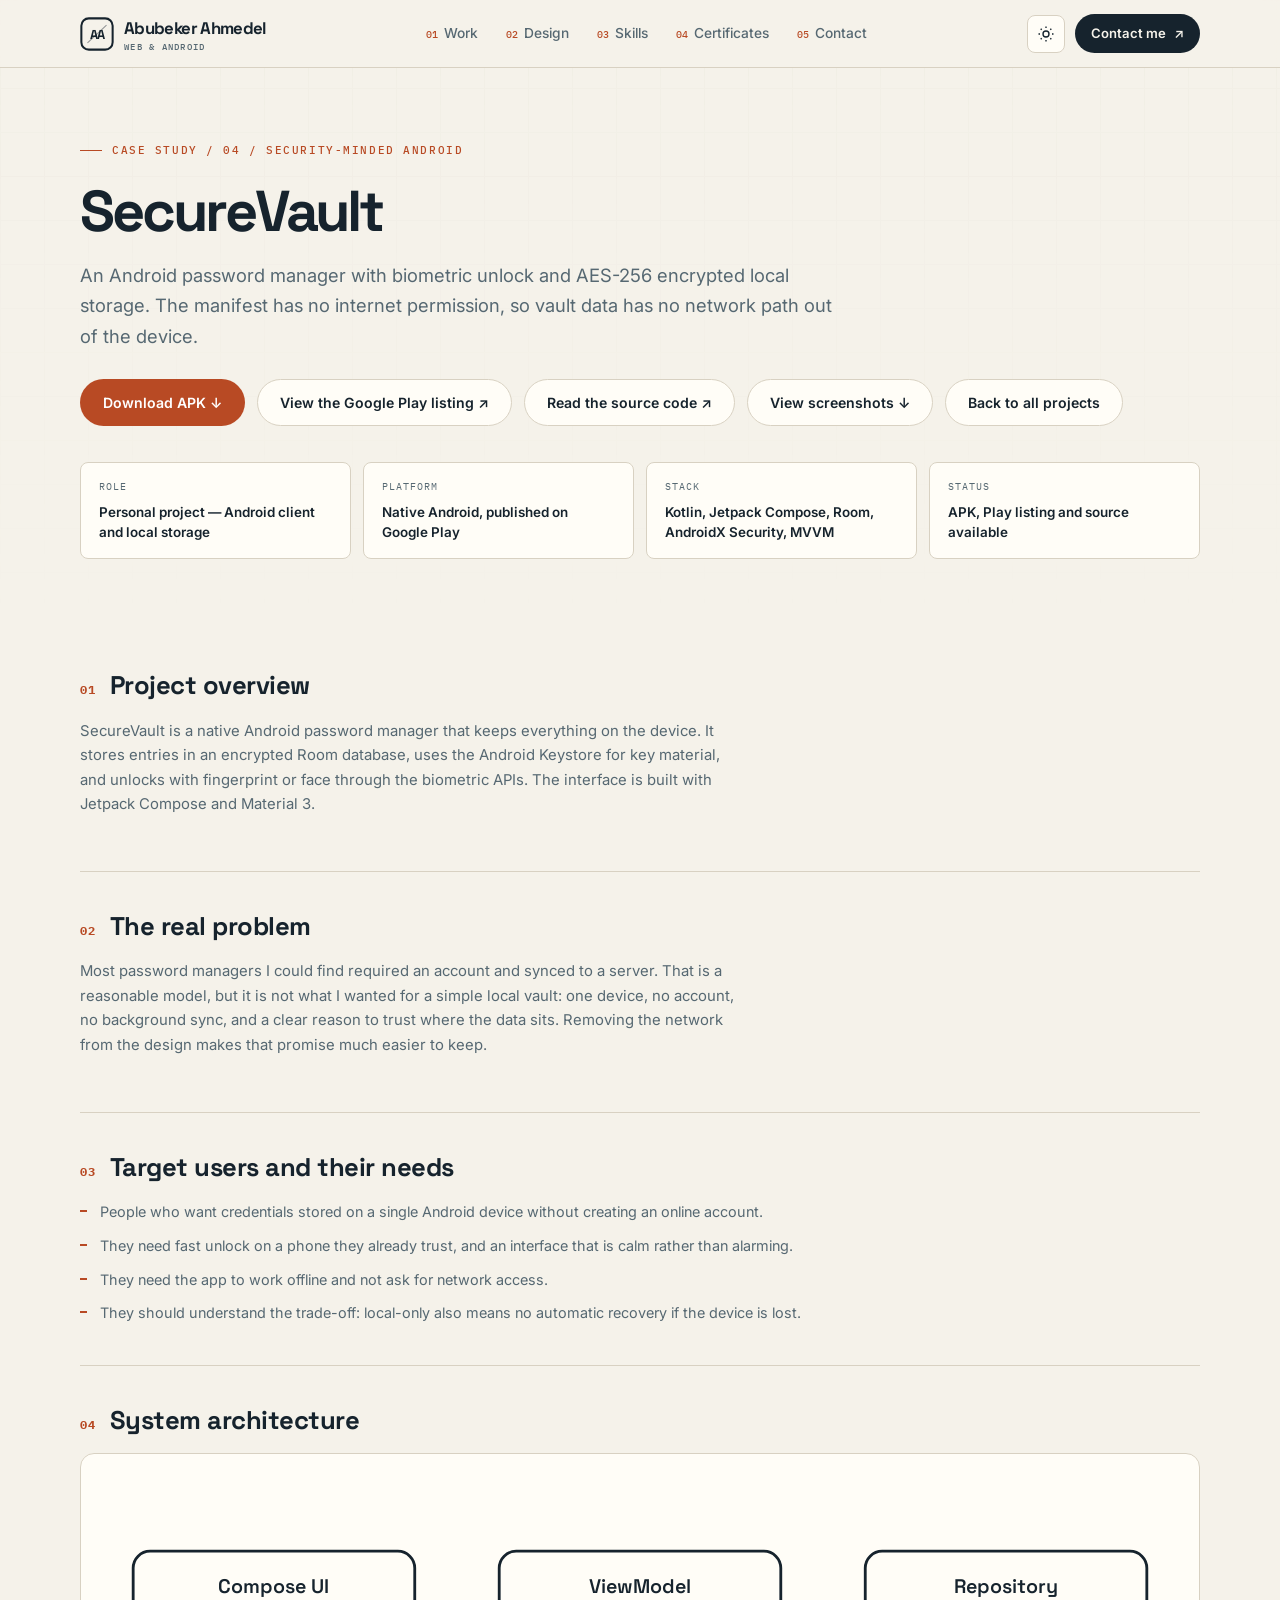
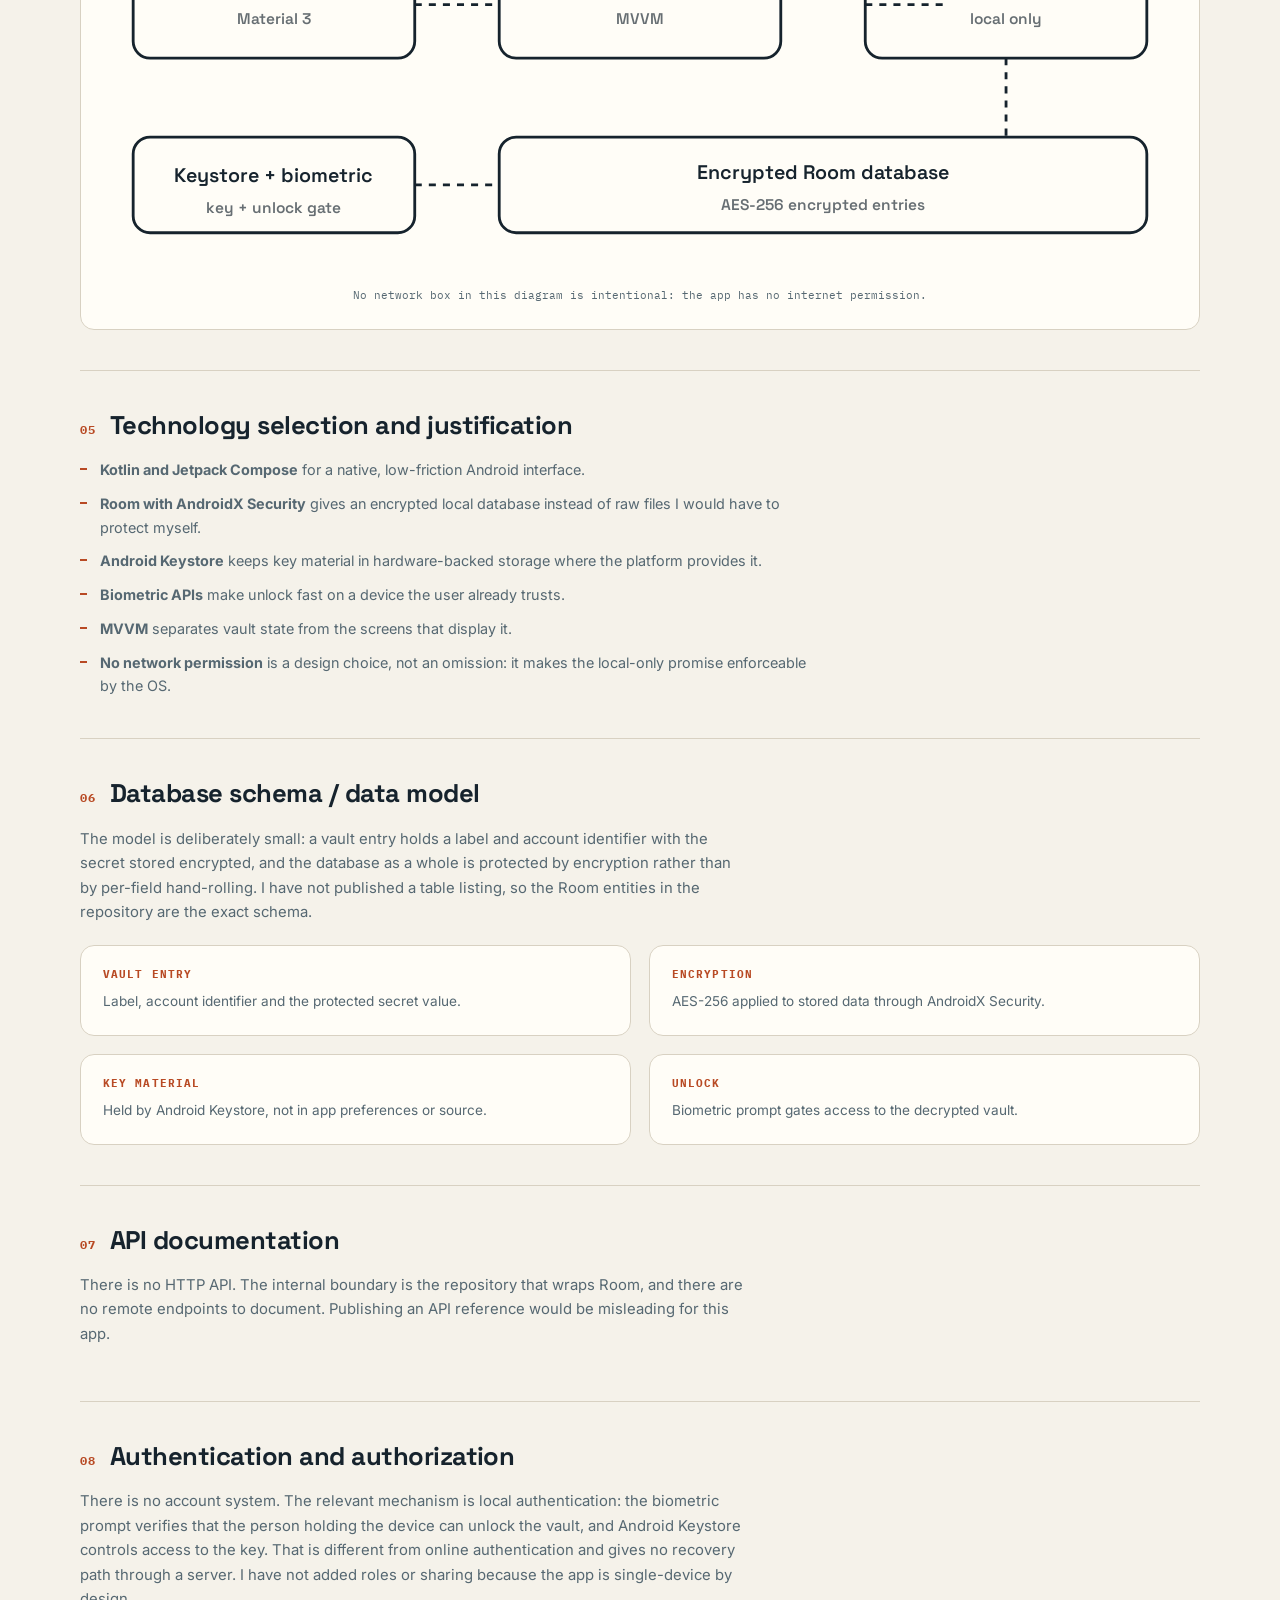
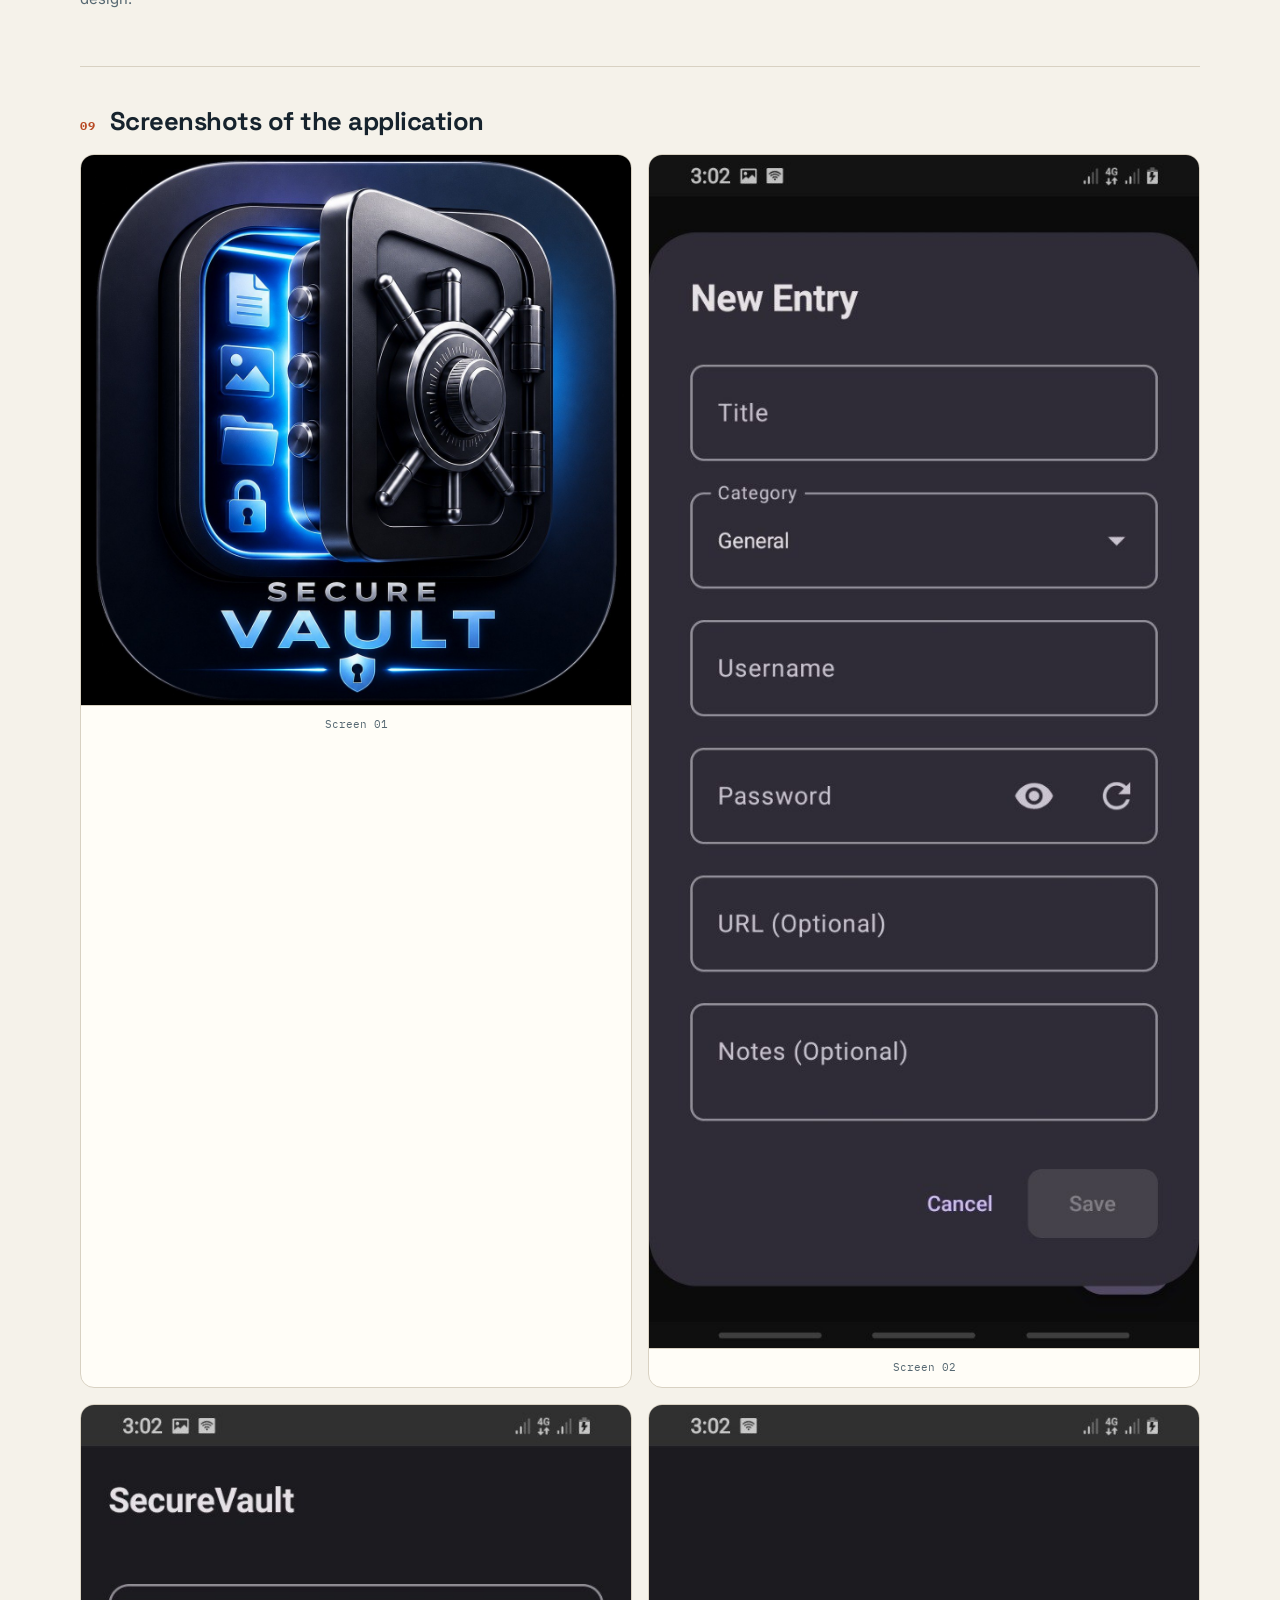
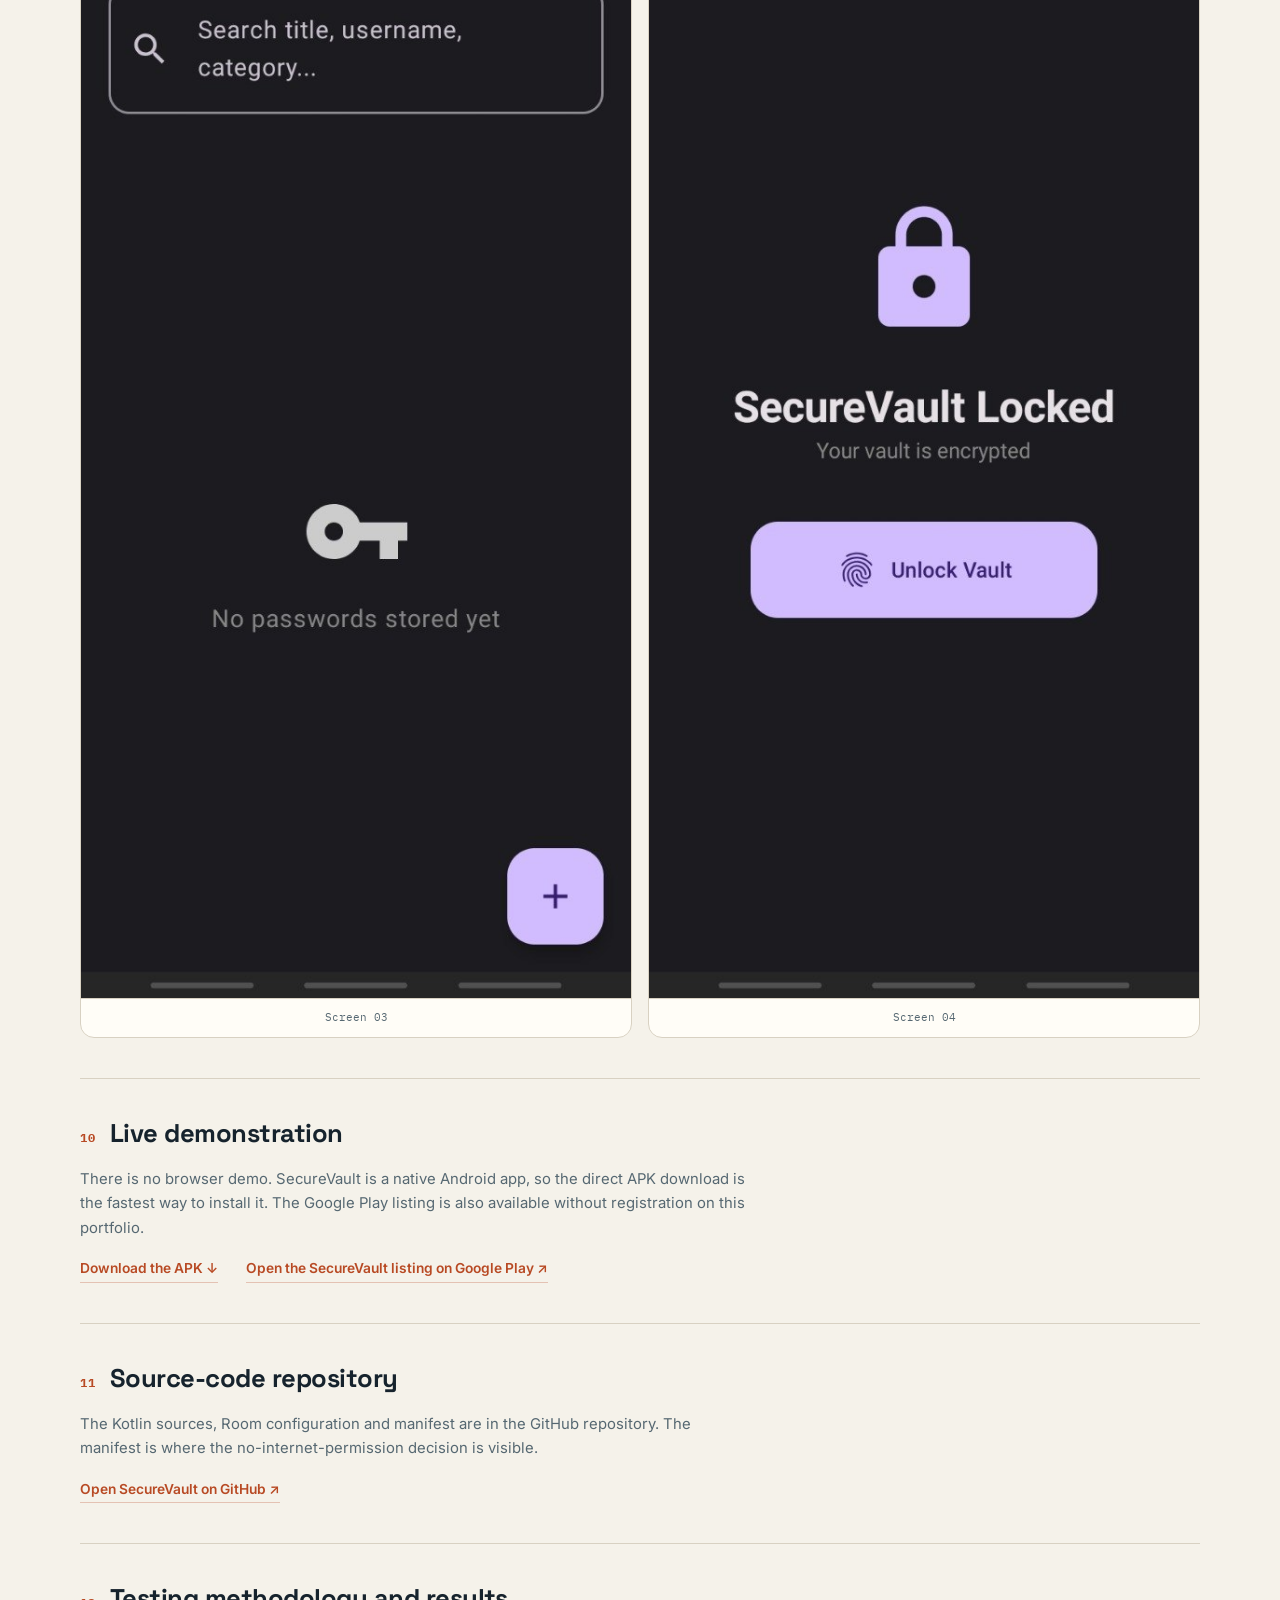
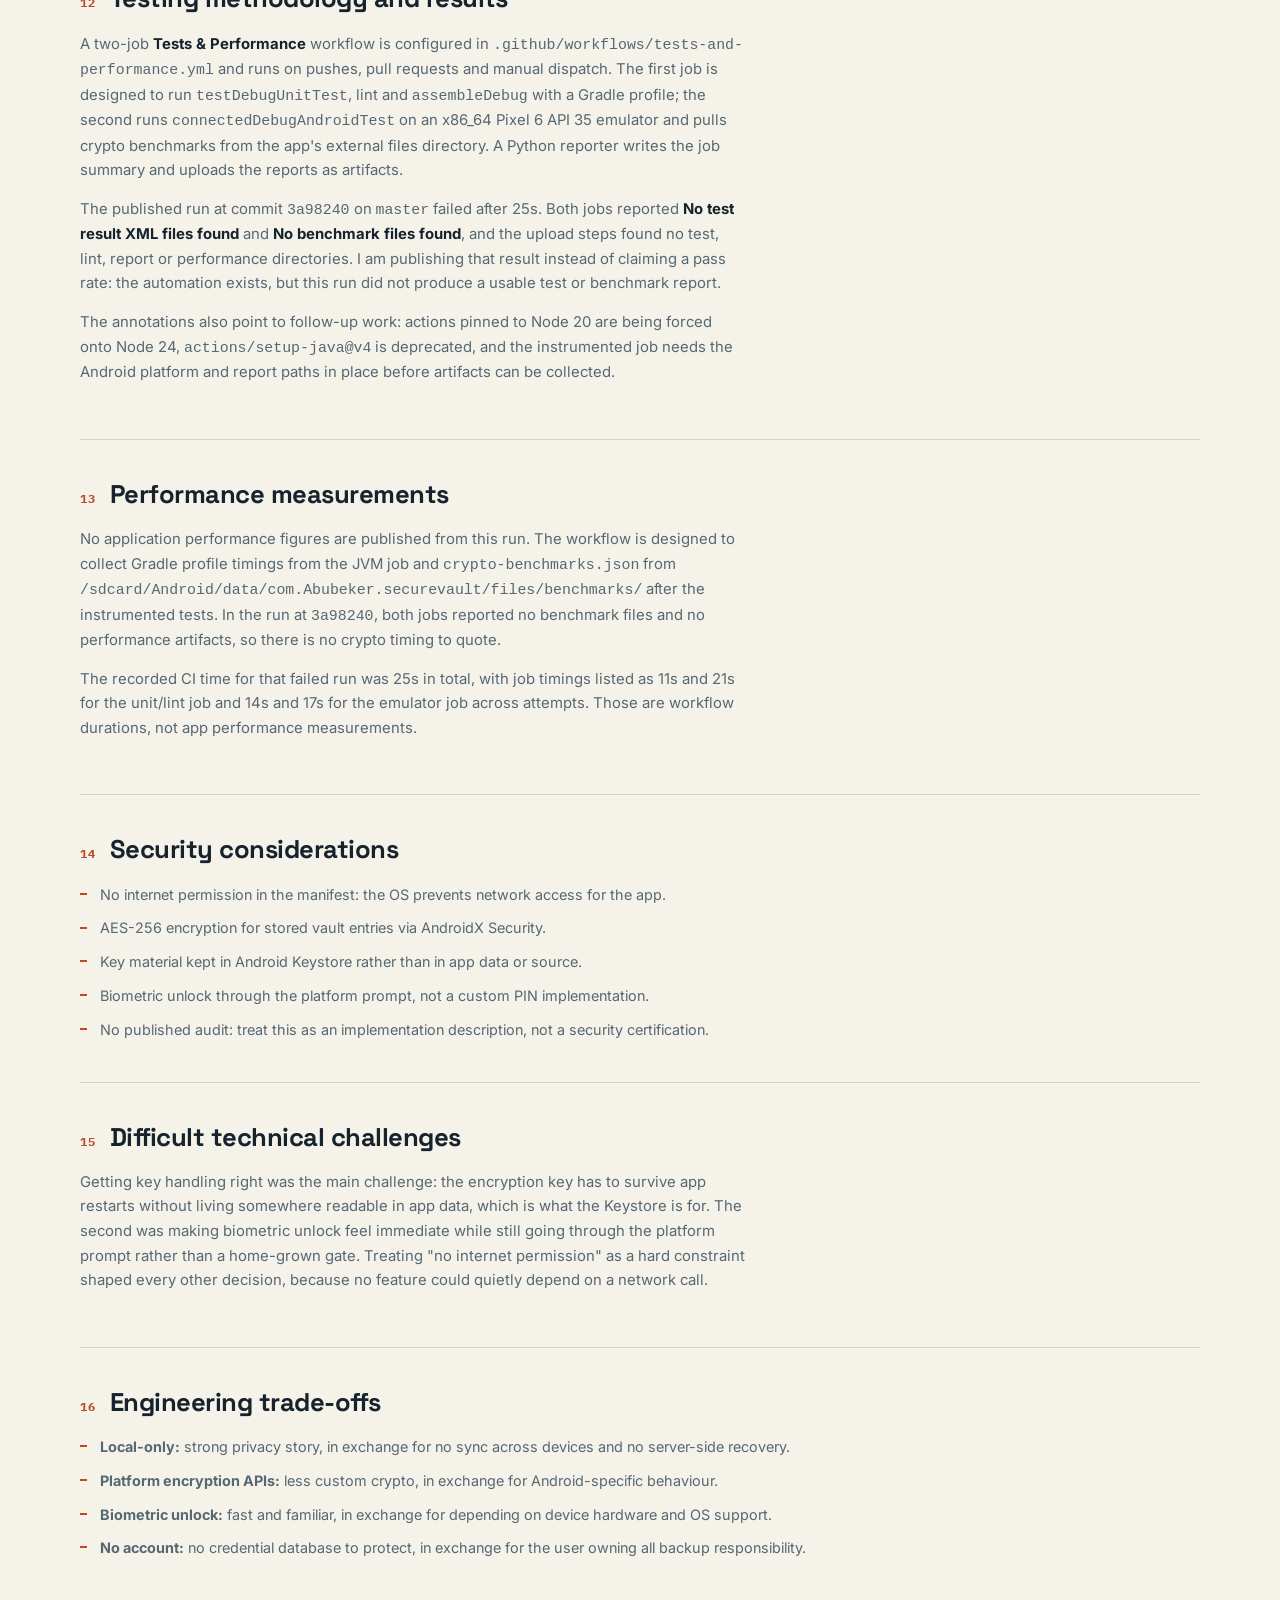
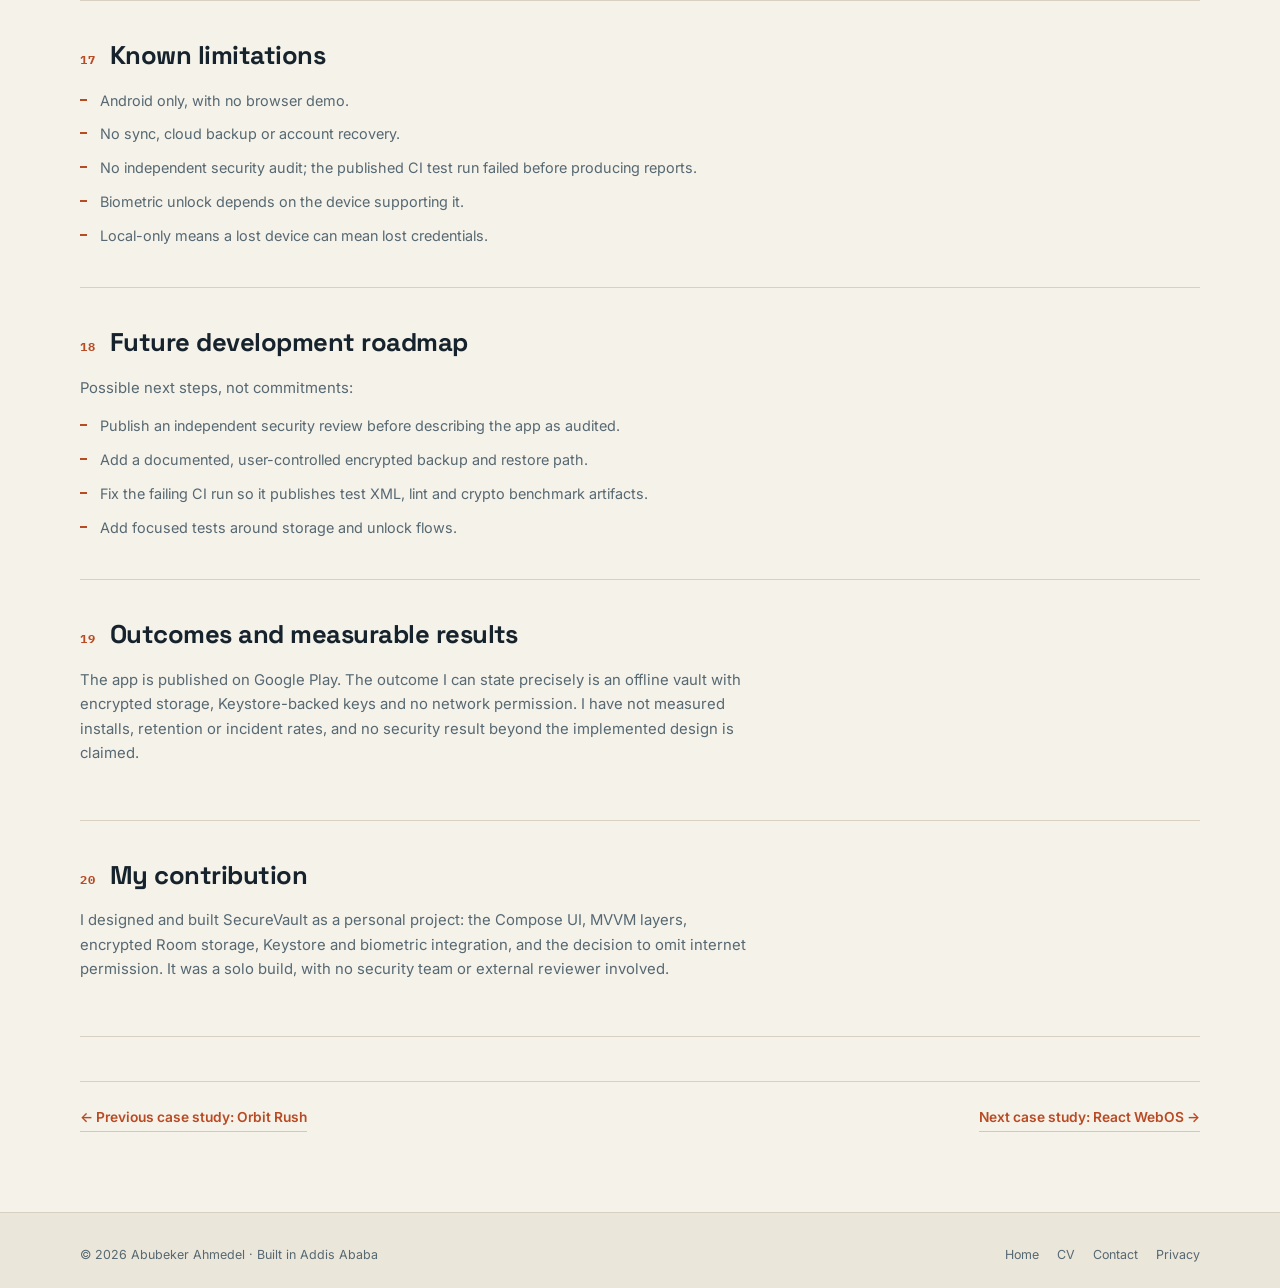
<file: case-studies/securevault.html>
<!DOCTYPE html>
<html lang="en">
<head>
  <meta charset="UTF-8">
  <meta name="viewport" content="width=device-width, initial-scale=1.0">
  <title>SecureVault — Case Study | Abubeker Ahmedel</title>
  <meta name="description" content="Case study for SecureVault: an offline Android password manager with AES-256 encrypted Room storage, Android Keystore keys and biometric unlock, with no internet permission.">
  <meta name="robots" content="index, follow">
  <link rel="canonical" href="https://www.abubeker-ahmedel.com/case-studies/securevault.html">
  <meta property="og:type" content="article">
  <meta property="og:url" content="https://www.abubeker-ahmedel.com/case-studies/securevault.html">
  <meta property="og:title" content="SecureVault — Case Study">
  <meta property="og:description" content="An offline password manager: encrypted local storage, Keystore-backed keys and no internet permission.">
  <meta property="og:image" content="https://www.abubeker-ahmedel.com/og-image.png">
  <meta name="twitter:card" content="summary_large_image">
  <meta name="theme-color" content="#f5f2ea" media="(prefers-color-scheme: light)">
  <meta name="theme-color" content="#0d151d" media="(prefers-color-scheme: dark)">
  <link rel="preconnect" href="https://fonts.googleapis.com">
  <link rel="preconnect" href="https://fonts.gstatic.com" crossorigin>
  <link href="https://fonts.googleapis.com/css2?family=IBM+Plex+Mono:wght@400;500&family=Inter:wght@400;500;600;700&family=Space+Grotesk:wght@500;600;700&display=swap" rel="stylesheet">
  <link rel="stylesheet" href="../style.css">
  <link rel="icon" type="image/svg+xml" href="../icon-aa-v4.svg?v=aa-v4">
  <link rel="icon" type="image/x-icon" href="../icon-aa-v4.ico?v=aa-v4">
  <link rel="shortcut icon" href="../icon-aa-v4.ico?v=aa-v4">
  <link rel="icon" type="image/png" sizes="32x32" href="../icon-aa-v4-32.png?v=aa-v4">
  <link rel="icon" type="image/png" sizes="16x16" href="../icon-aa-v4-16.png?v=aa-v4">
  <link rel="apple-touch-icon" sizes="180x180" href="../icon-aa-v4-180.png?v=aa-v4">
  <link rel="manifest" href="../site.webmanifest?v=aa-v4">
  <script>
    (function(){try{var t=localStorage.getItem('aa-theme');if(!t){t=window.matchMedia('(prefers-color-scheme: dark)').matches?'dark':'light'}document.documentElement.setAttribute('data-theme',t)}catch(e){}})();
  </script>
  <script type="application/ld+json">
    {"@context":"https://schema.org","@type":"TechArticle","headline":"SecureVault — Case Study","url":"https://www.abubeker-ahmedel.com/case-studies/securevault.html","description":"An offline Android password manager using encrypted Room storage, Android Keystore and biometric unlock.","author":{"@type":"Person","name":"Abubeker Ahmedel","url":"https://www.abubeker-ahmedel.com/"},"about":["Kotlin","Android","Jetpack Compose","Room","Android Keystore"],"mainEntityOfPage":"https://www.abubeker-ahmedel.com/case-studies/securevault.html"}
  </script>
</head>
<body>
  <a class="skip-link" href="#main">Skip to case study</a>

  <header class="site-header">
    <nav class="nav container" aria-label="Main navigation">
      <a class="brand" href="../index.html" aria-label="Abubeker Ahmedel — home">
        <svg class="brand-mark" viewBox="0 0 100 100" aria-hidden="true">
          <rect x="4" y="4" width="92" height="92" rx="22" fill="none" stroke="currentColor" stroke-width="6"/>
          <path d="M22 76 78 24" stroke="currentColor" stroke-width="3" opacity=".45"/>
          <text x="50" y="64" text-anchor="middle" font-family="Space Grotesk, sans-serif" font-size="38" font-weight="700" letter-spacing="-4" fill="currentColor">AA</text>
        </svg>
        <span class="brand-text">Abubeker Ahmedel<small>Web &amp; Android</small></span>
      </a>
      <div class="nav-links" id="navLinks">
        <a href="../index.html#work"><span class="nav-index" aria-hidden="true">01</span>Work</a>
        <a href="../index.html#design"><span class="nav-index" aria-hidden="true">02</span>Design</a>
        <a href="../index.html#skills"><span class="nav-index" aria-hidden="true">03</span>Skills</a>
        <a href="../index.html#certs"><span class="nav-index" aria-hidden="true">04</span>Certificates</a>
        <a href="../contact.html"><span class="nav-index" aria-hidden="true">05</span>Contact</a>
      </div>
      <div class="nav-actions">
        <button class="icon-btn" id="themeToggle" type="button" aria-label="Switch to dark theme" aria-pressed="false">
          <svg class="sun" viewBox="0 0 24 24" fill="none" stroke="currentColor" stroke-width="1.8" aria-hidden="true"><circle cx="12" cy="12" r="4"/><path d="M12 2v2M12 20v2M4.9 4.9l1.4 1.4M17.7 17.7l1.4 1.4M2 12h2M20 12h2M4.9 19.1l1.4-1.4M17.7 6.3l1.4-1.4"/></svg>
          <svg class="moon" viewBox="0 0 24 24" fill="none" stroke="currentColor" stroke-width="1.8" aria-hidden="true"><path d="M20 14.5A8.5 8.5 0 0 1 9.5 4a8.5 8.5 0 1 0 10.5 10.5Z"/></svg>
        </button>
        <a class="nav-cta" href="../contact.html">Contact me <span aria-hidden="true">↗</span></a>
        <button class="icon-btn menu-btn" id="menuBtn" type="button" aria-label="Open navigation menu" aria-expanded="false" aria-controls="navLinks">
          <svg viewBox="0 0 24 24" fill="none" stroke="currentColor" stroke-width="1.8" aria-hidden="true"><path d="M4 7h16M4 12h16M4 17h16"/></svg>
        </button>
      </div>
    </nav>
  </header>

  <main id="main">
    <section class="page-hero" id="top" aria-labelledby="case-title">
      <div class="container">
        <span class="eyebrow">Case study / 04 / Security-minded Android</span>
        <h1 id="case-title">SecureVault</h1>
        <p class="lede">An Android password manager with biometric unlock and AES-256 encrypted local storage. The manifest has no internet permission, so vault data has no network path out of the device.</p>
        <div class="page-actions">
          <a class="btn btn-primary" href="../SecureVault%20Elite.apk" download="SecureVault Elite.apk">Download APK ↓</a>
          <a class="btn btn-quiet" href="https://play.google.com/store/apps/details?id=com.Abubeker.securevault" target="_blank" rel="noopener noreferrer">View the Google Play listing ↗</a>
          <a class="btn btn-quiet" href="https://github.com/abu-pixel/SecureVault" target="_blank" rel="noopener noreferrer">Read the source code ↗</a>
          <a class="btn btn-quiet" href="#s9">View screenshots ↓</a>
          <a class="btn btn-quiet" href="../index.html#work">Back to all projects</a>
        </div>
        <dl class="fact-grid">
          <div class="fact"><dt>Role</dt><dd>Personal project — Android client and local storage</dd></div>
          <div class="fact"><dt>Platform</dt><dd>Native Android, published on Google Play</dd></div>
          <div class="fact"><dt>Stack</dt><dd>Kotlin, Jetpack Compose, Room, AndroidX Security, MVVM</dd></div>
          <div class="fact"><dt>Status</dt><dd>APK, Play listing and source available</dd></div>
        </dl>
      </div>
    </section>

    <div class="container case-body">
      <section class="case-section" aria-labelledby="s1"><h2 id="s1"><span>01</span>Project overview</h2>
        <p>SecureVault is a native Android password manager that keeps everything on the device. It stores entries in an encrypted Room database, uses the Android Keystore for key material, and unlocks with fingerprint or face through the biometric APIs. The interface is built with Jetpack Compose and Material 3.</p>
      </section>

      <section class="case-section" aria-labelledby="s2"><h2 id="s2"><span>02</span>The real problem</h2>
        <p>Most password managers I could find required an account and synced to a server. That is a reasonable model, but it is not what I wanted for a simple local vault: one device, no account, no background sync, and a clear reason to trust where the data sits. Removing the network from the design makes that promise much easier to keep.</p>
      </section>

      <section class="case-section" aria-labelledby="s3"><h2 id="s3"><span>03</span>Target users and their needs</h2>
        <ul>
          <li>People who want credentials stored on a single Android device without creating an online account.</li>
          <li>They need fast unlock on a phone they already trust, and an interface that is calm rather than alarming.</li>
          <li>They need the app to work offline and not ask for network access.</li>
          <li>They should understand the trade-off: local-only also means no automatic recovery if the device is lost.</li>
        </ul>
      </section>

      <section class="case-section" aria-labelledby="s4"><h2 id="s4"><span>04</span>System architecture</h2>
        <figure class="diagram">
          <svg viewBox="0 0 760 280" role="img" aria-labelledby="diagTitle diagDesc">
            <title id="diagTitle">SecureVault system architecture</title>
            <desc id="diagDesc">Compose screens talk to a ViewModel and repository, which read and write an encrypted Room database. Android Keystore holds the key and biometric prompt gates unlock. There is no network component.</desc>
            <g fill="none" stroke="currentColor" stroke-width="2">
              <rect x="20" y="52" width="200" height="76" rx="12"/>
              <rect x="280" y="52" width="200" height="76" rx="12"/>
              <rect x="540" y="52" width="200" height="76" rx="12"/>
              <path d="M220 90h60m260 0h60M640 128v56" stroke-dasharray="5 5"/>
              <rect x="280" y="184" width="460" height="68" rx="12"/>
              <rect x="20" y="184" width="200" height="68" rx="12"/>
              <path d="M220 218h60" stroke-dasharray="5 5"/>
            </g>
            <g font-family="Space Grotesk, sans-serif" font-size="14" font-weight="600" fill="currentColor" text-anchor="middle">
              <text x="120" y="82">Compose UI</text><text x="120" y="104" font-size="11" opacity=".65">Material 3</text>
              <text x="380" y="82">ViewModel</text><text x="380" y="104" font-size="11" opacity=".65">MVVM</text>
              <text x="640" y="82">Repository</text><text x="640" y="104" font-size="11" opacity=".65">local only</text>
              <text x="510" y="214">Encrypted Room database</text><text x="510" y="236" font-size="11" opacity=".65">AES-256 encrypted entries</text>
              <text x="120" y="216">Keystore + biometric</text><text x="120" y="238" font-size="11" opacity=".65">key + unlock gate</text>
            </g>
          </svg>
          <figcaption>No network box in this diagram is intentional: the app has no internet permission.</figcaption>
        </figure>
      </section>

      <section class="case-section" aria-labelledby="s5"><h2 id="s5"><span>05</span>Technology selection and justification</h2>
        <ul>
          <li><strong>Kotlin and Jetpack Compose</strong> for a native, low-friction Android interface.</li>
          <li><strong>Room with AndroidX Security</strong> gives an encrypted local database instead of raw files I would have to protect myself.</li>
          <li><strong>Android Keystore</strong> keeps key material in hardware-backed storage where the platform provides it.</li>
          <li><strong>Biometric APIs</strong> make unlock fast on a device the user already trusts.</li>
          <li><strong>MVVM</strong> separates vault state from the screens that display it.</li>
          <li><strong>No network permission</strong> is a design choice, not an omission: it makes the local-only promise enforceable by the OS.</li>
        </ul>
      </section>

      <section class="case-section" aria-labelledby="s6"><h2 id="s6"><span>06</span>Database schema / data model</h2>
        <p>The model is deliberately small: a vault entry holds a label and account identifier with the secret stored encrypted, and the database as a whole is protected by encryption rather than by per-field hand-rolling. I have not published a table listing, so the Room entities in the repository are the exact schema.</p>
        <div class="case-grid">
          <div class="case-box"><h3>Vault entry</h3><p>Label, account identifier and the protected secret value.</p></div>
          <div class="case-box"><h3>Encryption</h3><p>AES-256 applied to stored data through AndroidX Security.</p></div>
          <div class="case-box"><h3>Key material</h3><p>Held by Android Keystore, not in app preferences or source.</p></div>
          <div class="case-box"><h3>Unlock</h3><p>Biometric prompt gates access to the decrypted vault.</p></div>
        </div>
      </section>

      <section class="case-section" aria-labelledby="s7"><h2 id="s7"><span>07</span>API documentation</h2>
        <p>There is no HTTP API. The internal boundary is the repository that wraps Room, and there are no remote endpoints to document. Publishing an API reference would be misleading for this app.</p>
      </section>

      <section class="case-section" aria-labelledby="s8"><h2 id="s8"><span>08</span>Authentication and authorization</h2>
        <p>There is no account system. The relevant mechanism is local authentication: the biometric prompt verifies that the person holding the device can unlock the vault, and Android Keystore controls access to the key. That is different from online authentication and gives no recovery path through a server. I have not added roles or sharing because the app is single-device by design.</p>
      </section>

      <section class="case-section" aria-labelledby="s9"><h2 id="s9"><span>09</span>Screenshots of the application</h2>
        <div class="screenshot-grid">
          <figure class="shot"><a href="../screenshots/securevault/01.jpg" target="_blank" rel="noopener noreferrer"><img src="../screenshots/securevault/01.jpg" alt="SecureVault screenshot 1" loading="lazy"></a><figcaption>Screen 01</figcaption></figure>
          <figure class="shot"><a href="../screenshots/securevault/02.jpg" target="_blank" rel="noopener noreferrer"><img src="../screenshots/securevault/02.jpg" alt="SecureVault screenshot 2" loading="lazy"></a><figcaption>Screen 02</figcaption></figure>
          <figure class="shot"><a href="../screenshots/securevault/03.jpg" target="_blank" rel="noopener noreferrer"><img src="../screenshots/securevault/03.jpg" alt="SecureVault screenshot 3" loading="lazy"></a><figcaption>Screen 03</figcaption></figure>
          <figure class="shot"><a href="../screenshots/securevault/04.jpg" target="_blank" rel="noopener noreferrer"><img src="../screenshots/securevault/04.jpg" alt="SecureVault screenshot 4" loading="lazy"></a><figcaption>Screen 04</figcaption></figure>
        </div>
      </section>

      <section class="case-section" aria-labelledby="s10"><h2 id="s10"><span>10</span>Live demonstration</h2>
        <p>There is no browser demo. SecureVault is a native Android app, so the direct APK download is the fastest way to install it. The Google Play listing is also available without registration on this portfolio.</p>
        <a class="text-link" href="../SecureVault%20Elite.apk" download="SecureVault Elite.apk">Download the APK ↓</a>
        <a class="text-link" style="margin-left:24px" href="https://play.google.com/store/apps/details?id=com.Abubeker.securevault" target="_blank" rel="noopener noreferrer">Open the SecureVault listing on Google Play ↗</a>
      </section>

      <section class="case-section" aria-labelledby="s11"><h2 id="s11"><span>11</span>Source-code repository</h2>
        <p>The Kotlin sources, Room configuration and manifest are in the GitHub repository. The manifest is where the no-internet-permission decision is visible.</p>
        <a class="text-link" href="https://github.com/abu-pixel/SecureVault" target="_blank" rel="noopener noreferrer">Open SecureVault on GitHub ↗</a>
      </section>

      <section class="case-section" aria-labelledby="s12"><h2 id="s12"><span>12</span>Testing methodology and results</h2>
        <p>A two-job <strong>Tests &amp; Performance</strong> workflow is configured in <code>.github/workflows/tests-and-performance.yml</code> and runs on pushes, pull requests and manual dispatch. The first job is designed to run <code>testDebugUnitTest</code>, lint and <code>assembleDebug</code> with a Gradle profile; the second runs <code>connectedDebugAndroidTest</code> on an x86_64 Pixel 6 API 35 emulator and pulls crypto benchmarks from the app's external files directory. A Python reporter writes the job summary and uploads the reports as artifacts.</p>
        <p>The published run at commit <code>3a98240</code> on <code>master</code> failed after 25s. Both jobs reported <strong>No test result XML files found</strong> and <strong>No benchmark files found</strong>, and the upload steps found no test, lint, report or performance directories. I am publishing that result instead of claiming a pass rate: the automation exists, but this run did not produce a usable test or benchmark report.</p>
        <p>The annotations also point to follow-up work: actions pinned to Node 20 are being forced onto Node 24, <code>actions/setup-java@v4</code> is deprecated, and the instrumented job needs the Android platform and report paths in place before artifacts can be collected.</p>
      </section>

      <section class="case-section" aria-labelledby="s13"><h2 id="s13"><span>13</span>Performance measurements</h2>
        <p>No application performance figures are published from this run. The workflow is designed to collect Gradle profile timings from the JVM job and <code>crypto-benchmarks.json</code> from <code>/sdcard/Android/data/com.Abubeker.securevault/files/benchmarks/</code> after the instrumented tests. In the run at <code>3a98240</code>, both jobs reported no benchmark files and no performance artifacts, so there is no crypto timing to quote.</p>
        <p>The recorded CI time for that failed run was 25s in total, with job timings listed as 11s and 21s for the unit/lint job and 14s and 17s for the emulator job across attempts. Those are workflow durations, not app performance measurements.</p>
      </section>

      <section class="case-section" aria-labelledby="s14"><h2 id="s14"><span>14</span>Security considerations</h2>
        <ul>
          <li>No internet permission in the manifest: the OS prevents network access for the app.</li>
          <li>AES-256 encryption for stored vault entries via AndroidX Security.</li>
          <li>Key material kept in Android Keystore rather than in app data or source.</li>
          <li>Biometric unlock through the platform prompt, not a custom PIN implementation.</li>
          <li>No published audit: treat this as an implementation description, not a security certification.</li>
        </ul>
      </section>

      <section class="case-section" aria-labelledby="s15"><h2 id="s15"><span>15</span>Difficult technical challenges</h2>
        <p>Getting key handling right was the main challenge: the encryption key has to survive app restarts without living somewhere readable in app data, which is what the Keystore is for. The second was making biometric unlock feel immediate while still going through the platform prompt rather than a home-grown gate. Treating "no internet permission" as a hard constraint shaped every other decision, because no feature could quietly depend on a network call.</p>
      </section>

      <section class="case-section" aria-labelledby="s16"><h2 id="s16"><span>16</span>Engineering trade-offs</h2>
        <ul>
          <li><strong>Local-only:</strong> strong privacy story, in exchange for no sync across devices and no server-side recovery.</li>
          <li><strong>Platform encryption APIs:</strong> less custom crypto, in exchange for Android-specific behaviour.</li>
          <li><strong>Biometric unlock:</strong> fast and familiar, in exchange for depending on device hardware and OS support.</li>
          <li><strong>No account:</strong> no credential database to protect, in exchange for the user owning all backup responsibility.</li>
        </ul>
      </section>

      <section class="case-section" aria-labelledby="s17"><h2 id="s17"><span>17</span>Known limitations</h2>
        <ul>
          <li>Android only, with no browser demo.</li>
          <li>No sync, cloud backup or account recovery.</li>
          <li>No independent security audit; the published CI test run failed before producing reports.</li>
          <li>Biometric unlock depends on the device supporting it.</li>
          <li>Local-only means a lost device can mean lost credentials.</li>
        </ul>
      </section>

      <section class="case-section" aria-labelledby="s18"><h2 id="s18"><span>18</span>Future development roadmap</h2>
        <p>Possible next steps, not commitments:</p>
        <ul>
          <li>Publish an independent security review before describing the app as audited.</li>
          <li>Add a documented, user-controlled encrypted backup and restore path.</li>
          <li>Fix the failing CI run so it publishes test XML, lint and crypto benchmark artifacts.</li>
          <li>Add focused tests around storage and unlock flows.</li>
        </ul>
      </section>

      <section class="case-section" aria-labelledby="s19"><h2 id="s19"><span>19</span>Outcomes and measurable results</h2>
        <p>The app is published on Google Play. The outcome I can state precisely is an offline vault with encrypted storage, Keystore-backed keys and no network permission. I have not measured installs, retention or incident rates, and no security result beyond the implemented design is claimed.</p>
      </section>

      <section class="case-section" aria-labelledby="s20"><h2 id="s20"><span>20</span>My contribution</h2>
        <p>I designed and built SecureVault as a personal project: the Compose UI, MVVM layers, encrypted Room storage, Keystore and biometric integration, and the decision to omit internet permission. It was a solo build, with no security team or external reviewer involved.</p>
      </section>

      <nav class="case-nav" aria-label="Case study navigation">
        <a class="text-link" href="orbit-rush.html">← Previous case study: Orbit Rush</a>
        <a class="text-link" href="react-webos.html">Next case study: React WebOS →</a>
      </nav>
    </div>
  </main>

  <footer class="footer">
    <div class="container footer-inner">
      <p>© <span data-year>2026</span> Abubeker Ahmedel · Built in Addis Ababa</p>
      <div class="footer-links">
        <a href="../index.html">Home</a>
        <a href="../cv.html">CV</a>
        <a href="../contact.html">Contact</a>
        <a href="../privacy.html">Privacy</a>
      </div>
    </div>
  </footer>

  <script src="../script.js" defer></script>
</body>
</html>
</file>
<file: style.css>
*,*::before,*::after{box-sizing:border-box;margin:0;padding:0}

:root{
  color-scheme:light;
  --bg:#f5f2ea;
  --bg-alt:#ebe6da;
  --surface:#fffdf7;
  --surface-2:#f9f6ee;
  --ink:#16232d;
  --ink-soft:#3e505b;
  --muted:#566872;
  --accent:#b84a24;
  --accent-strong:#963917;
  --accent-soft:rgba(184,74,36,.10);
  --accent-line:rgba(184,74,36,.28);
  --teal:#176b6b;
  --teal-soft:rgba(23,107,107,.10);
  --green:#276749;
  --green-soft:rgba(39,103,73,.10);
  --line:#d8d1c2;
  --line-strong:#c3bba9;
  --shadow:0 12px 32px rgba(22,35,45,.07);
  --font-display:'Space Grotesk',system-ui,sans-serif;
  --font-body:'Inter',system-ui,-apple-system,sans-serif;
  --font-mono:'IBM Plex Mono',ui-monospace,monospace;
  --radius:14px;
  --radius-sm:8px;
  --pill:999px;
  --max:1120px;
  --nav-h:68px;
  --ease:cubic-bezier(.22,.61,.36,1)
}

[data-theme="dark"]{
  color-scheme:dark;
  --bg:#0d151d;
  --bg-alt:#101c26;
  --surface:#14212c;
  --surface-2:#182735;
  --ink:#edf2f3;
  --ink-soft:#c3ced3;
  --muted:#9fb0b9;
  --accent:#ff8a5c;
  --accent-strong:#ffab86;
  --accent-soft:rgba(255,138,92,.12);
  --accent-line:rgba(255,138,92,.32);
  --teal:#5fd0c4;
  --teal-soft:rgba(95,208,196,.10);
  --green:#7bd6a0;
  --green-soft:rgba(123,214,160,.10);
  --line:#263744;
  --line-strong:#354b5b;
  --shadow:0 14px 36px rgba(0,0,0,.28)
}

html{scroll-behavior:smooth;scroll-padding-top:calc(var(--nav-h) + 20px)}

body{
  font-family:var(--font-body);
  font-size:1rem;
  line-height:1.65;
  color:var(--ink);
  background:var(--bg);
  -webkit-font-smoothing:antialiased;
  -moz-osx-font-smoothing:grayscale;
  min-height:100vh;
  overflow-x:hidden
}

body::before{
  content:"";
  position:fixed;
  inset:0;
  pointer-events:none;
  z-index:0;
  background-image:linear-gradient(var(--line) 1px,transparent 1px),linear-gradient(90deg,var(--line) 1px,transparent 1px);
  background-size:44px 44px;
  opacity:.16;
  mask-image:linear-gradient(to bottom,rgba(0,0,0,.6),transparent 70%);
  -webkit-mask-image:linear-gradient(to bottom,rgba(0,0,0,.6),transparent 70%)
}

main,.footer{position:relative;z-index:1}

a{color:inherit;text-decoration:none}
img,svg{display:block;max-width:100%}
button,input,textarea,select{font:inherit;color:inherit}
button{cursor:pointer}
h1,h2,h3,h4,h5{font-family:var(--font-display);line-height:1.15;letter-spacing:-.02em}
ul{list-style:none}

:focus-visible{outline:3px solid var(--accent);outline-offset:3px;border-radius:4px}

.sr-only{
  position:absolute!important;
  width:1px;height:1px;
  padding:0;margin:-1px;
  overflow:hidden;
  clip:rect(0,0,0,0);
  white-space:nowrap;
  border:0
}

.skip-link{
  position:fixed;
  top:8px;left:8px;
  z-index:2000;
  padding:10px 16px;
  background:var(--ink);
  color:var(--bg);
  border-radius:var(--radius-sm);
  transform:translateY(-160%);
  transition:transform .2s var(--ease)
}
.skip-link:focus{transform:translateY(0)}

.container{width:min(var(--max),calc(100% - 48px));margin-inline:auto}

.site-header{
  position:fixed;
  inset:0 0 auto;
  height:var(--nav-h);
  background:color-mix(in srgb,var(--bg) 88%,transparent);
  backdrop-filter:blur(14px);
  -webkit-backdrop-filter:blur(14px);
  border-bottom:1px solid var(--line);
  z-index:1000
}

.nav{height:100%;display:flex;align-items:center;justify-content:space-between;gap:24px}

.brand{display:inline-flex;align-items:center;gap:10px;font-family:var(--font-display);font-weight:700;letter-spacing:-.04em}
.brand-mark{width:34px;height:34px;flex:none}
.brand-text{font-size:1.05rem}
.brand-text small{display:block;font-family:var(--font-mono);font-size:.56rem;letter-spacing:.14em;color:var(--muted);font-weight:500;text-transform:uppercase;line-height:1}

.nav-links{display:flex;align-items:center;gap:4px}
.nav-links a{
  font-size:.86rem;
  font-weight:500;
  color:var(--muted);
  padding:8px 12px;
  border-radius:var(--radius-sm);
  transition:color .2s,background .2s
}
.nav-links a:hover,.nav-links a[aria-current="page"]{color:var(--ink);background:var(--accent-soft)}
.nav-links .nav-index{font-family:var(--font-mono);font-size:.62rem;color:var(--accent);margin-right:6px}

.nav-actions{display:flex;align-items:center;gap:10px}

.icon-btn{
  width:38px;height:38px;
  display:grid;place-items:center;
  background:var(--surface);
  border:1px solid var(--line);
  border-radius:var(--radius-sm);
  transition:border-color .2s,background .2s
}
.icon-btn:hover{border-color:var(--accent);background:var(--accent-soft)}
.icon-btn svg{width:18px;height:18px}
.icon-btn .moon{display:none}
[data-theme="dark"] .icon-btn .sun{display:none}
[data-theme="dark"] .icon-btn .moon{display:block}

.menu-btn{display:none}

.nav-cta{
  display:inline-flex;align-items:center;gap:8px;
  padding:9px 16px;
  border-radius:var(--pill);
  background:var(--ink);
  color:var(--bg);
  font-size:.82rem;
  font-weight:600;
  transition:transform .2s var(--ease),background .2s
}
.nav-cta:hover{transform:translateY(-1px);background:var(--accent);color:#fff}

.btn{
  display:inline-flex;align-items:center;justify-content:center;gap:10px;
  min-height:46px;
  padding:11px 22px;
  border-radius:var(--pill);
  border:1px solid transparent;
  font-size:.88rem;
  font-weight:600;
  transition:transform .2s var(--ease),background .2s,border-color .2s,color .2s,box-shadow .2s
}
.btn:hover{transform:translateY(-2px)}
.btn-primary{background:var(--accent);color:#fff}
[data-theme="dark"] .btn-primary{color:#1a1009}
.btn-primary:hover{background:var(--accent-strong);box-shadow:0 10px 24px var(--accent-soft)}
.btn-ghost{background:transparent;color:var(--ink);border-color:var(--line-strong)}
.btn-ghost:hover{border-color:var(--accent);background:var(--accent-soft)}
.btn-quiet{background:var(--surface);color:var(--ink);border-color:var(--line)}
.btn-quiet:hover{border-color:var(--accent)}

.text-link{
  display:inline-flex;align-items:center;gap:6px;
  font-size:.86rem;font-weight:600;color:var(--accent);
  border-bottom:1px solid var(--accent-line);
  padding-bottom:2px;
  transition:gap .2s var(--ease),color .2s
}
.text-link:hover{gap:10px;color:var(--accent-strong)}

.hero{padding:calc(var(--nav-h) + 72px) 0 72px}
.hero-grid{display:grid;grid-template-columns:minmax(0,1.35fr) minmax(280px,.65fr);gap:64px;align-items:center}

.eyebrow{
  display:inline-flex;align-items:center;gap:10px;
  font-family:var(--font-mono);
  font-size:.7rem;
  font-weight:500;
  letter-spacing:.14em;
  text-transform:uppercase;
  color:var(--accent)
}
.eyebrow::before{content:"";width:22px;height:1px;background:currentColor}

.status{
  display:inline-flex;align-items:center;gap:9px;
  padding:7px 14px 7px 10px;
  border:1px solid var(--line);
  border-radius:var(--pill);
  background:var(--surface);
  font-size:.76rem;
  font-weight:600;
  color:var(--ink-soft)
}
.status-dot{width:8px;height:8px;border-radius:50%;background:var(--green);box-shadow:0 0 0 4px var(--green-soft)}

.hero h1{
  font-size:clamp(2.6rem,6vw,4.6rem);
  font-weight:700;
  letter-spacing:-.05em;
  margin:22px 0 18px;
  max-width:16ch
}
.hero h1 em{font-style:normal;color:var(--accent);position:relative;z-index:0;white-space:nowrap}
.hero h1 em::after{
  content:"";position:absolute;left:0;right:0;bottom:4px;height:6px;
  background:var(--accent-soft);z-index:-1;border-radius:2px
}
.hero-role{
  font-family:var(--font-mono);
  font-size:clamp(.82rem,2vw,.95rem);
  color:var(--teal);
  margin-bottom:20px
}
.hero-intro{max-width:56ch;color:var(--muted);font-size:1rem;margin-bottom:28px}
.hero-cta{display:flex;gap:12px;flex-wrap:wrap;align-items:center;margin-bottom:36px}
.hero-cta .text-link{margin-left:8px}

.hero-stats{display:flex;gap:0;flex-wrap:wrap;border-top:1px solid var(--line);padding-top:22px;max-width:560px}
.stat{padding-right:32px;margin-right:32px;border-right:1px solid var(--line)}
.stat:last-child{border-right:0;margin-right:0;padding-right:0}
.stat-label{display:block;font-family:var(--font-mono);font-size:.72rem;letter-spacing:.08em;text-transform:uppercase;color:var(--ink-soft)}

.id-card{
  position:relative;
  background:var(--surface);
  border:1px solid var(--line);
  border-radius:var(--radius);
  padding:28px;
  box-shadow:var(--shadow);
  transform:rotate(1deg)
}
.id-card::before{
  content:"";position:absolute;inset:8px;border:1px dashed var(--line-strong);border-radius:calc(var(--radius) - 6px);pointer-events:none
}
.id-card-top{display:flex;align-items:center;gap:16px;margin-bottom:22px}
.monogram{width:78px;height:78px;flex:none}
.id-name{font-size:1.2rem;font-weight:700}
.id-role{font-family:var(--font-mono);font-size:.68rem;letter-spacing:.06em;text-transform:uppercase;color:var(--muted);margin-top:3px}
.id-list{border-top:1px solid var(--line);padding-top:16px;display:grid;gap:12px}
.id-row{display:flex;justify-content:space-between;gap:16px;font-size:.8rem}
.id-row dt{font-family:var(--font-mono);font-size:.68rem;letter-spacing:.08em;text-transform:uppercase;color:var(--muted)}
.id-row dd{text-align:right;font-weight:600;color:var(--ink-soft)}
.id-note{
  margin-top:20px;padding-top:16px;border-top:1px solid var(--line);
  font-family:var(--font-mono);font-size:.68rem;line-height:1.7;color:var(--muted)
}

.section{padding:76px 0}
.section-alt{background:var(--bg-alt);border-block:1px solid var(--line)}
.section-head{display:flex;align-items:end;justify-content:space-between;gap:32px;margin-bottom:40px;flex-wrap:wrap}
.section-label{font-family:var(--font-mono);font-size:.7rem;letter-spacing:.16em;text-transform:uppercase;color:var(--accent);margin-bottom:12px;display:block}
.section-title{font-size:clamp(1.9rem,4vw,2.7rem);font-weight:700;letter-spacing:-.04em}
.section-desc{color:var(--muted);max-width:52ch;font-size:.94rem}
.section-head .section-desc{margin-bottom:4px}

.positioning{
  background:var(--surface);
  border:1px solid var(--line);
  border-left:4px solid var(--accent);
  border-radius:var(--radius);
  padding:32px 36px;
  margin-bottom:48px;
  box-shadow:var(--shadow)
}
.positioning p{font-family:var(--font-display);font-size:clamp(1.1rem,2.4vw,1.45rem);line-height:1.5;letter-spacing:-.02em;max-width:62ch}
.positioning strong{color:var(--accent)}

.projects-grid{display:grid;grid-template-columns:repeat(2,minmax(0,1fr));gap:18px}
.project-card{
  position:relative;
  display:flex;flex-direction:column;
  background:var(--surface);
  border:1px solid var(--line);
  border-radius:var(--radius);
  padding:26px;
  transition:border-color .25s,transform .25s var(--ease),box-shadow .25s
}
.project-card:hover{border-color:var(--accent);transform:translateY(-3px);box-shadow:var(--shadow)}
.card-top{display:flex;justify-content:space-between;align-items:flex-start;gap:16px;margin-bottom:18px}
.tags{display:flex;gap:7px;flex-wrap:wrap}
.tag{
  font-family:var(--font-mono);font-size:.64rem;letter-spacing:.06em;text-transform:uppercase;
  padding:4px 9px;border-radius:var(--pill);
  background:var(--accent-soft);color:var(--accent);border:1px solid var(--accent-line)
}
.tag.teal{background:var(--teal-soft);color:var(--teal);border-color:color-mix(in srgb,var(--teal) 28%,transparent)}
.card-index{font-family:var(--font-mono);font-size:.68rem;color:var(--muted)}
.project-card h3{font-size:1.3rem;margin-bottom:10px}
.project-card p{font-size:.88rem;color:var(--muted);margin-bottom:16px;line-height:1.7}
.tech-line{font-family:var(--font-mono);font-size:.68rem;line-height:1.8;color:var(--ink-soft);margin-bottom:14px}
.card-meta{display:flex;gap:12px;align-items:center;flex-wrap:wrap;font-family:var(--font-mono);font-size:.66rem;color:var(--muted);margin-bottom:18px}
.card-meta span{display:inline-flex;align-items:center;gap:6px}
.card-meta .dot{width:5px;height:5px;border-radius:50%;background:var(--line-strong)}
.card-links{display:flex;gap:18px;flex-wrap:wrap;margin-top:auto;padding-top:16px;border-top:1px solid var(--line)}
.card-links a{font-size:.8rem;font-weight:600;color:var(--accent)}
.card-links a:hover{color:var(--accent-strong);text-decoration:underline;text-underline-offset:3px}
.demo-note{font-size:.8rem;color:var(--muted);margin-top:24px;text-align:center}

.design-grid{display:grid;grid-template-columns:repeat(3,minmax(0,1fr));gap:18px}
.design-card{
  background:var(--surface);border:1px solid var(--line);border-radius:var(--radius);
  padding:26px;transition:border-color .25s,transform .25s var(--ease)
}
.design-card:hover{border-color:var(--teal);transform:translateY(-3px)}
.design-visual{
  height:116px;border-radius:var(--radius-sm);margin-bottom:20px;
  background:linear-gradient(135deg,var(--teal-soft),var(--accent-soft));
  border:1px solid var(--line);
  display:grid;place-items:center;
  font-family:var(--font-mono);font-size:.68rem;letter-spacing:.12em;text-transform:uppercase;color:var(--muted)
}
.design-visual.bars{background-image:repeating-linear-gradient(90deg,transparent 0 14px,var(--line) 14px 15px)}
.design-card h3{font-size:1.15rem;margin-bottom:8px}
.design-card p{font-size:.84rem;color:var(--muted);margin-bottom:18px}

.focus-grid{display:grid;grid-template-columns:repeat(4,minmax(0,1fr));gap:14px}
.focus-item{background:var(--surface);border:1px solid var(--line);border-radius:var(--radius);padding:22px}
.focus-num{font-family:var(--font-mono);font-size:.7rem;color:var(--accent);margin-bottom:14px}
.focus-item h3{font-size:1rem;margin-bottom:8px}
.focus-item p{font-size:.8rem;color:var(--muted);line-height:1.6}

.skills-grid{display:grid;grid-template-columns:repeat(4,minmax(0,1fr));gap:14px}
.skill{background:var(--surface);border:1px solid var(--line);border-radius:var(--radius);padding:20px 22px}
.skill h3{font-family:var(--font-mono);font-size:.68rem;letter-spacing:.1em;text-transform:uppercase;color:var(--accent);margin-bottom:10px}
.skill p{font-size:.82rem;color:var(--muted);line-height:1.7}

.philosophy-grid{display:grid;grid-template-columns:repeat(2,minmax(0,1fr));gap:18px}
.principle{display:flex;gap:18px;background:var(--surface);border:1px solid var(--line);border-radius:var(--radius);padding:24px}
.principle-num{font-family:var(--font-display);font-size:2rem;font-weight:700;color:var(--line-strong);line-height:1}
.principle h3{font-size:1.05rem;margin-bottom:8px}
.principle p{font-size:.85rem;color:var(--muted);line-height:1.7}

.certs-grid{display:grid;grid-template-columns:repeat(3,minmax(0,1fr));gap:12px}
.cert-card{
  display:flex;align-items:center;gap:12px;
  background:var(--surface);border:1px solid var(--line);border-radius:var(--radius-sm);
  padding:14px 16px;transition:border-color .2s
}
.cert-card:hover{border-color:var(--accent)}
.cert-icon{font-size:1.1rem;width:34px;height:34px;display:grid;place-items:center;background:var(--accent-soft);border-radius:var(--pill);flex:none}
.cert-info{min-width:0;flex:1}
.cert-info h4{font-family:var(--font-body);font-size:.8rem;font-weight:600;white-space:nowrap;overflow:hidden;text-overflow:ellipsis}
.cert-info span{font-family:var(--font-mono);font-size:.64rem;color:var(--muted)}
.cert-link{font-family:var(--font-mono);font-size:.66rem;color:var(--accent);flex:none}
.skeleton-card{height:66px;border-radius:var(--radius-sm);border:1px solid var(--line);background:linear-gradient(100deg,var(--surface) 30%,var(--surface-2) 50%,var(--surface) 70%);background-size:200% 100%;animation:shimmer 1.4s linear infinite}
@keyframes shimmer{to{background-position:-200% 0}}
.state-box{grid-column:1/-1;text-align:center;padding:48px 24px;border:1px dashed var(--line-strong);border-radius:var(--radius);color:var(--muted)}
.state-box strong{display:block;color:var(--ink);font-family:var(--font-display);font-size:1.1rem;margin-bottom:8px}
.state-box p{font-size:.86rem;max-width:48ch;margin:0 auto 16px}
.certs-more{text-align:center;margin-top:28px}

.availability{
  display:flex;align-items:center;justify-content:space-between;gap:24px;flex-wrap:wrap;
  background:var(--ink);color:var(--bg);
  border-radius:var(--radius);padding:28px 32px;margin-bottom:28px
}
.availability h2{font-size:1.4rem;color:inherit}
.availability p{font-size:.85rem;opacity:.78;max-width:52ch;margin-top:6px}
.availability .btn{background:var(--accent);color:#fff}
[data-theme="dark"] .availability .btn{color:#1a1009}

.contact-layout{display:grid;grid-template-columns:minmax(0,1fr) minmax(280px,.7fr);gap:28px;align-items:start}
.contact-panel,.aside-panel{background:var(--surface);border:1px solid var(--line);border-radius:var(--radius);padding:28px}
.field{margin-bottom:18px}
.field label{display:block;font-family:var(--font-mono);font-size:.68rem;letter-spacing:.08em;text-transform:uppercase;color:var(--muted);margin-bottom:8px}
.field input,.field textarea,.field select{
  width:100%;padding:12px 14px;
  background:var(--bg);border:1px solid var(--line);border-radius:var(--radius-sm);
  font-size:.9rem;transition:border-color .2s,box-shadow .2s
}
.field textarea{min-height:150px;resize:vertical;line-height:1.6}
.field input:focus,.field textarea:focus,.field select:focus{outline:none;border-color:var(--accent);box-shadow:0 0 0 3px var(--accent-soft)}
.field input[aria-invalid="true"],.field textarea[aria-invalid="true"]{border-color:#c0392b}
.field-error{display:block;min-height:18px;margin-top:5px;font-size:.72rem;color:#c0392b}
.form-note{font-size:.78rem;color:var(--muted);margin-top:12px;line-height:1.6}
.form-status{margin-top:18px;padding:14px 16px;border-radius:var(--radius-sm);background:var(--teal-soft);color:var(--teal);font-size:.84rem;border:1px solid color-mix(in srgb,var(--teal) 25%,transparent)}
.form-status[hidden]{display:none}
.aside-panel h3{font-size:1.1rem;margin-bottom:16px}
.contact-list{display:grid;gap:14px}
.contact-row{display:flex;gap:12px;align-items:flex-start;font-size:.85rem}
.contact-row span:first-child{font-family:var(--font-mono);font-size:.64rem;text-transform:uppercase;letter-spacing:.08em;color:var(--muted);width:74px;flex:none;padding-top:3px}
.contact-row a{color:var(--accent);word-break:break-word}
.contact-row a:hover{text-decoration:underline}

.page-hero{padding:calc(var(--nav-h) + 64px) 0 48px}
.page-hero h1{font-size:clamp(2.2rem,5vw,3.6rem);font-weight:700;letter-spacing:-.05em;margin:18px 0 16px;max-width:20ch}
.page-hero .lede{font-size:clamp(1rem,2vw,1.15rem);color:var(--muted);max-width:64ch}
.page-actions{display:flex;gap:12px;flex-wrap:wrap;margin-top:28px}

.fact-grid{display:grid;grid-template-columns:repeat(4,minmax(0,1fr));gap:12px;margin-top:36px}
.fact{background:var(--surface);border:1px solid var(--line);border-radius:var(--radius-sm);padding:16px 18px}
.fact dt{font-family:var(--font-mono);font-size:.64rem;letter-spacing:.1em;text-transform:uppercase;color:var(--muted);margin-bottom:6px}
.fact dd{font-size:.84rem;font-weight:600;line-height:1.5}

.case-body{padding:24px 0 80px}
.case-section{padding:40px 0;border-bottom:1px solid var(--line);scroll-margin-top:calc(var(--nav-h) + 20px)}
.case-section:last-child{border-bottom:0}
.case-section h2{font-size:1.6rem;font-weight:700;margin-bottom:18px;display:flex;gap:14px;align-items:baseline}
.case-section h2 span{font-family:var(--font-mono);font-size:.72rem;color:var(--accent);letter-spacing:.08em}
.case-section p{color:var(--muted);max-width:74ch;margin-bottom:14px;font-size:.93rem}
.case-section p strong{color:var(--ink)}
.case-section ul{display:grid;gap:10px;max-width:74ch}
.case-section li{position:relative;padding-left:20px;color:var(--muted);font-size:.9rem;line-height:1.65}
.case-section li::before{content:"";position:absolute;left:0;top:.7em;width:7px;height:2px;background:var(--accent)}
.case-grid{display:grid;grid-template-columns:repeat(2,minmax(0,1fr));gap:18px;margin-top:20px}
.case-box{background:var(--surface);border:1px solid var(--line);border-radius:var(--radius);padding:22px}
.case-box h3{font-family:var(--font-mono);font-size:.68rem;letter-spacing:.1em;text-transform:uppercase;color:var(--accent);margin-bottom:10px}
.case-box p{font-size:.85rem;margin:0}
.asset-slot{
  display:flex;align-items:center;justify-content:center;gap:14px;flex-direction:column;
  min-height:180px;padding:28px;
  border:1px dashed var(--line-strong);border-radius:var(--radius);
  background:var(--surface-2);text-align:center;color:var(--muted)
}
.asset-slot svg{width:28px;height:28px;color:var(--accent)}
.asset-slot strong{font-family:var(--font-display);font-size:1rem;color:var(--ink)}
.asset-slot p{font-size:.82rem;max-width:52ch;margin:0}
.screenshot-grid{display:grid;grid-template-columns:repeat(2,minmax(0,1fr));gap:16px;margin-top:8px}
.screenshot-grid.portrait-grid{grid-template-columns:repeat(3,minmax(0,1fr))}
.shot{margin:0;background:var(--surface);border:1px solid var(--line);border-radius:var(--radius);overflow:hidden}
.shot a{display:block}
.shot img{display:block;width:100%;height:auto;transition:transform .3s var(--ease)}
.shot a:hover img{transform:scale(1.02)}
.shot figcaption{font-family:var(--font-mono);font-size:.68rem;color:var(--muted);padding:10px 14px;border-top:1px solid var(--line);text-align:center}
.diagram{background:var(--surface);border:1px solid var(--line);border-radius:var(--radius);padding:24px;overflow-x:auto;margin-top:8px}
.diagram svg{width:100%;min-width:560px;height:auto}
.diagram figcaption{font-family:var(--font-mono);font-size:.68rem;color:var(--muted);margin-top:14px;text-align:center}

.case-nav{display:flex;justify-content:space-between;gap:16px;flex-wrap:wrap;margin-top:44px;padding-top:24px;border-top:1px solid var(--line)}

.cv-page{background:var(--bg-alt)}
.cv-sheet{width:min(860px,calc(100% - 32px));margin:calc(var(--nav-h) + 36px) auto 64px;background:var(--surface);border:1px solid var(--line);border-radius:var(--radius);padding:56px 60px;box-shadow:var(--shadow)}
.cv-toolbar{display:flex;justify-content:flex-end;gap:12px;margin-bottom:-24px;width:min(860px,calc(100% - 32px));margin-inline:auto}
.cv-head{border-bottom:3px solid var(--ink);padding-bottom:24px;margin-bottom:28px}
.cv-head h1{font-size:2.4rem;letter-spacing:-.05em}
.cv-head p{font-family:var(--font-mono);font-size:.74rem;letter-spacing:.08em;text-transform:uppercase;color:var(--accent);margin-top:8px}
.cv-contact{display:flex;gap:8px 20px;flex-wrap:wrap;margin-top:16px;font-size:.76rem;color:var(--muted)}
.cv-contact a{color:var(--accent)}
.cv-block{margin-bottom:30px;break-inside:avoid}
.cv-block h2{font-family:var(--font-mono);font-size:.7rem;letter-spacing:.14em;text-transform:uppercase;color:var(--accent);border-bottom:1px solid var(--line);padding-bottom:8px;margin-bottom:16px}
.cv-item{margin-bottom:18px}
.cv-item-top{display:flex;justify-content:space-between;gap:16px;flex-wrap:wrap}
.cv-item h3{font-family:var(--font-display);font-size:1.02rem}
.cv-item .meta{font-family:var(--font-mono);font-size:.68rem;color:var(--muted)}
.cv-item p{font-size:.84rem;color:var(--muted);margin-top:6px;line-height:1.65}
.cv-cols{display:grid;grid-template-columns:repeat(2,minmax(0,1fr));gap:12px 28px}
.cv-cols p{font-size:.84rem;color:var(--muted)}

.notfound{padding:calc(var(--nav-h) + 90px) 0 110px;text-align:center}
.notfound-code{font-family:var(--font-display);font-size:clamp(5rem,16vw,10rem);font-weight:700;line-height:1;color:var(--accent);letter-spacing:-.08em}
.notfound h1{font-size:1.8rem;margin:16px 0 12px}
.notfound p{color:var(--muted);max-width:48ch;margin:0 auto 28px}
.notfound-actions{display:flex;gap:12px;justify-content:center;flex-wrap:wrap}

.footer{border-top:1px solid var(--line);padding:32px 0;background:var(--bg-alt)}
.footer-inner{display:flex;justify-content:space-between;gap:20px;flex-wrap:wrap;align-items:center;font-size:.78rem;color:var(--muted)}
.footer-links{display:flex;gap:18px;flex-wrap:wrap}
.footer a:hover{color:var(--accent)}

.reveal{transition:opacity .6s var(--ease),transform .6s var(--ease)}
.js-motion .reveal{opacity:0;transform:translateY(16px)}
.js-motion .reveal.is-visible{opacity:1;transform:none}

@media (max-width:980px){
  .hero-grid{grid-template-columns:1fr;gap:44px}
  .id-card{max-width:440px;transform:none}
  .focus-grid,.skills-grid{grid-template-columns:repeat(2,minmax(0,1fr))}
  .design-grid{grid-template-columns:repeat(2,minmax(0,1fr))}
  .certs-grid{grid-template-columns:repeat(2,minmax(0,1fr))}
  .fact-grid{grid-template-columns:repeat(2,minmax(0,1fr))}
  .contact-layout{grid-template-columns:1fr}
}

@media (max-width:820px){
  .menu-btn{display:grid}
  .nav-links{
    position:fixed;top:var(--nav-h);left:0;right:0;
    display:grid;gap:4px;
    background:var(--bg);border-bottom:1px solid var(--line);
    padding:16px 24px 22px;
    transform:translateY(-140%);opacity:0;visibility:hidden;
    transition:transform .25s var(--ease),opacity .2s,visibility .25s;
    box-shadow:var(--shadow)
  }
  .nav-links.is-open{transform:translateY(0);opacity:1;visibility:visible}
  .nav-links a{padding:12px 14px;font-size:1rem}
  .nav-cta{display:none}
  .projects-grid,.philosophy-grid,.case-grid,.design-grid,.screenshot-grid,.screenshot-grid.portrait-grid{grid-template-columns:1fr}
  .cv-sheet{padding:36px 28px}
}

@media (max-width:560px){
  .container{width:calc(100% - 32px)}
  .hero{padding-top:calc(var(--nav-h) + 48px)}
  .hero h1{margin-top:18px}
  .hero-cta{flex-direction:column;align-items:stretch}
  .hero-cta .btn{width:100%}
  .hero-cta .text-link{justify-content:center;margin:8px 0 0}
  .hero-stats{gap:0}
  .stat{padding-right:18px;margin-right:18px}
  .stat-label{font-size:.62rem}
  .focus-grid,.skills-grid,.certs-grid,.fact-grid,.cv-cols{grid-template-columns:1fr}
  .section{padding:56px 0}
  .positioning{padding:24px}
  .id-card{padding:22px}
  .availability{padding:24px}
  .availability .btn{width:100%}
  .page-actions .btn{width:100%}
  .case-section h2{font-size:1.35rem;flex-direction:column;gap:6px}
  .cv-toolbar{flex-direction:column}
  .footer-inner{flex-direction:column;align-items:flex-start}
}

@media (prefers-reduced-motion:reduce){
  html{scroll-behavior:auto}
  *,*::before,*::after{animation-duration:.001ms!important;animation-iteration-count:1!important;transition-duration:.001ms!important}
  .js-motion .reveal{opacity:1;transform:none}
}

@media print{
  .site-header,.footer,.cv-toolbar,.no-print,.skip-link{display:none!important}
  body,body::before{background:#fff!important;color:#000!important}
  body::before{display:none}
  .cv-sheet{width:100%;margin:0;padding:0;border:0;box-shadow:none;background:#fff}
  .cv-head{border-bottom:2px solid #000}
  .cv-block{break-inside:avoid}
  .cv-contact a,.cv-block h2{color:#000}
  a{text-decoration:none}
}
</file>
